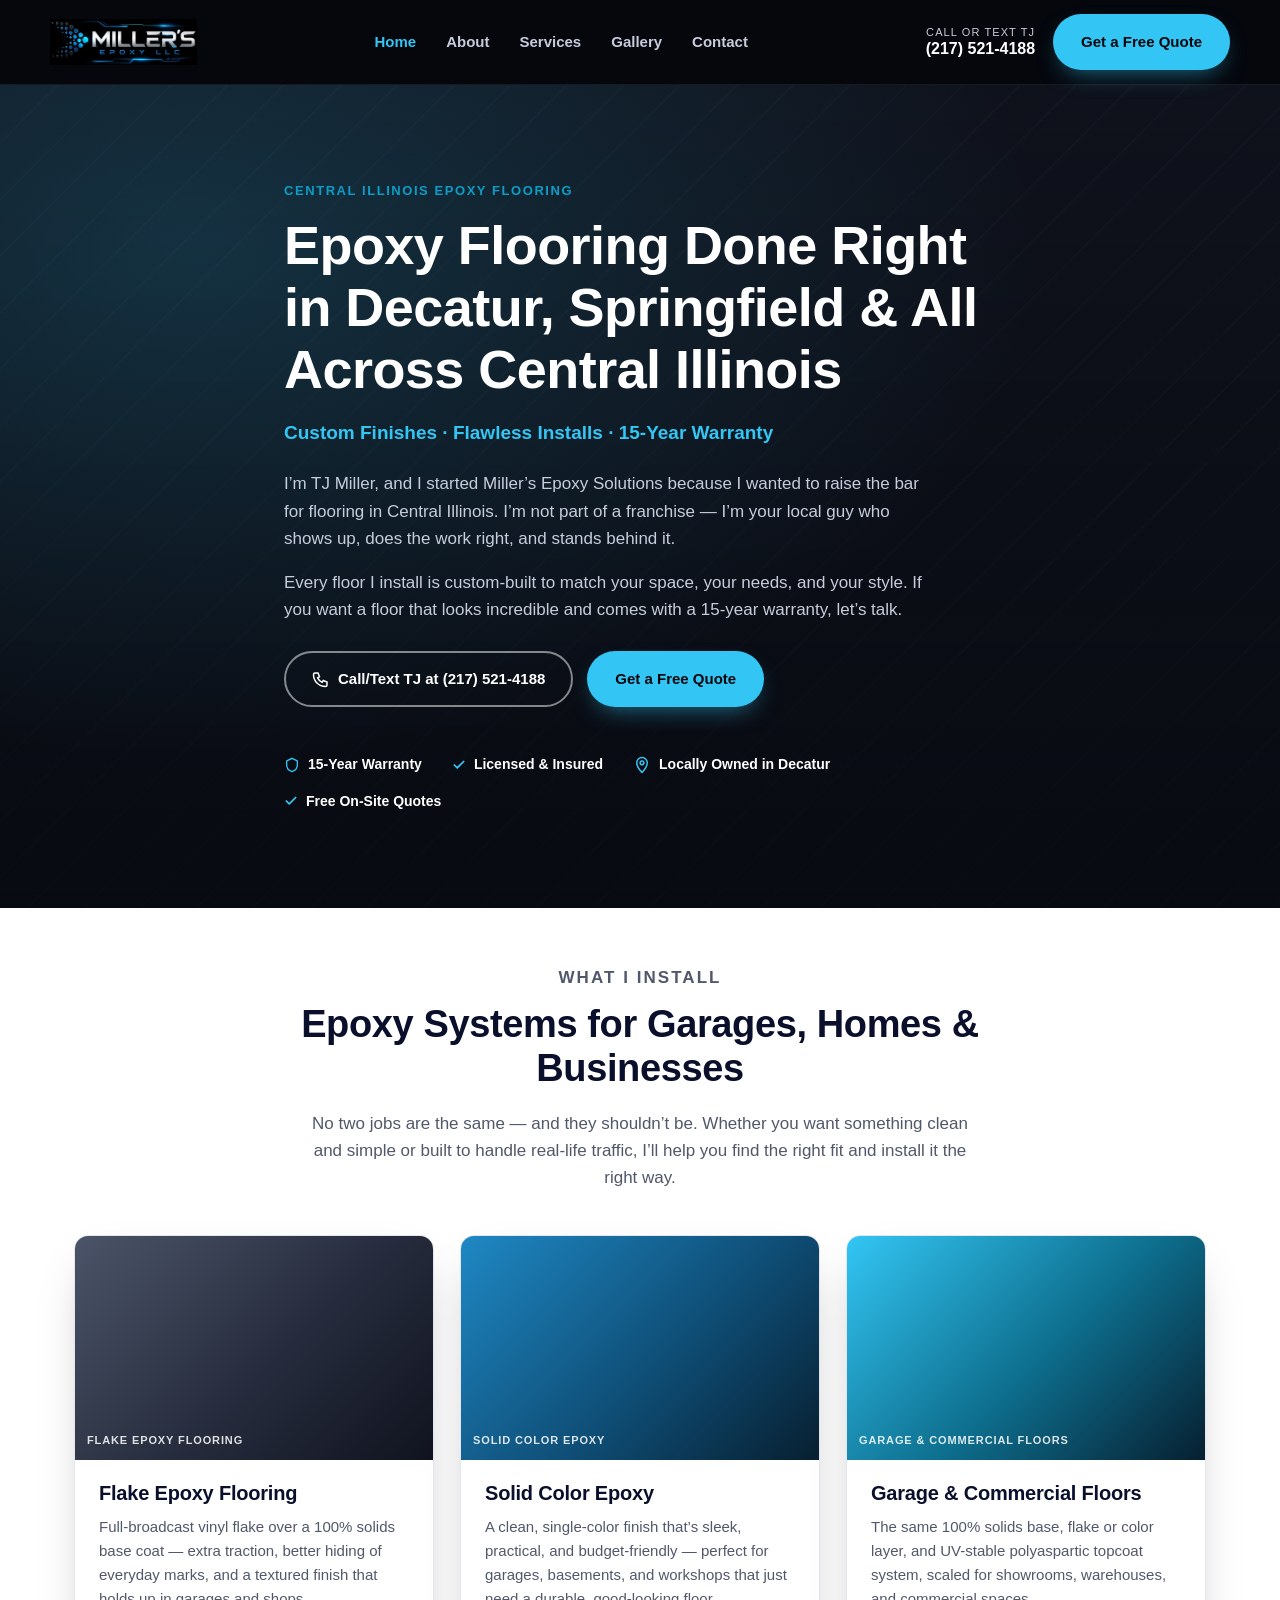
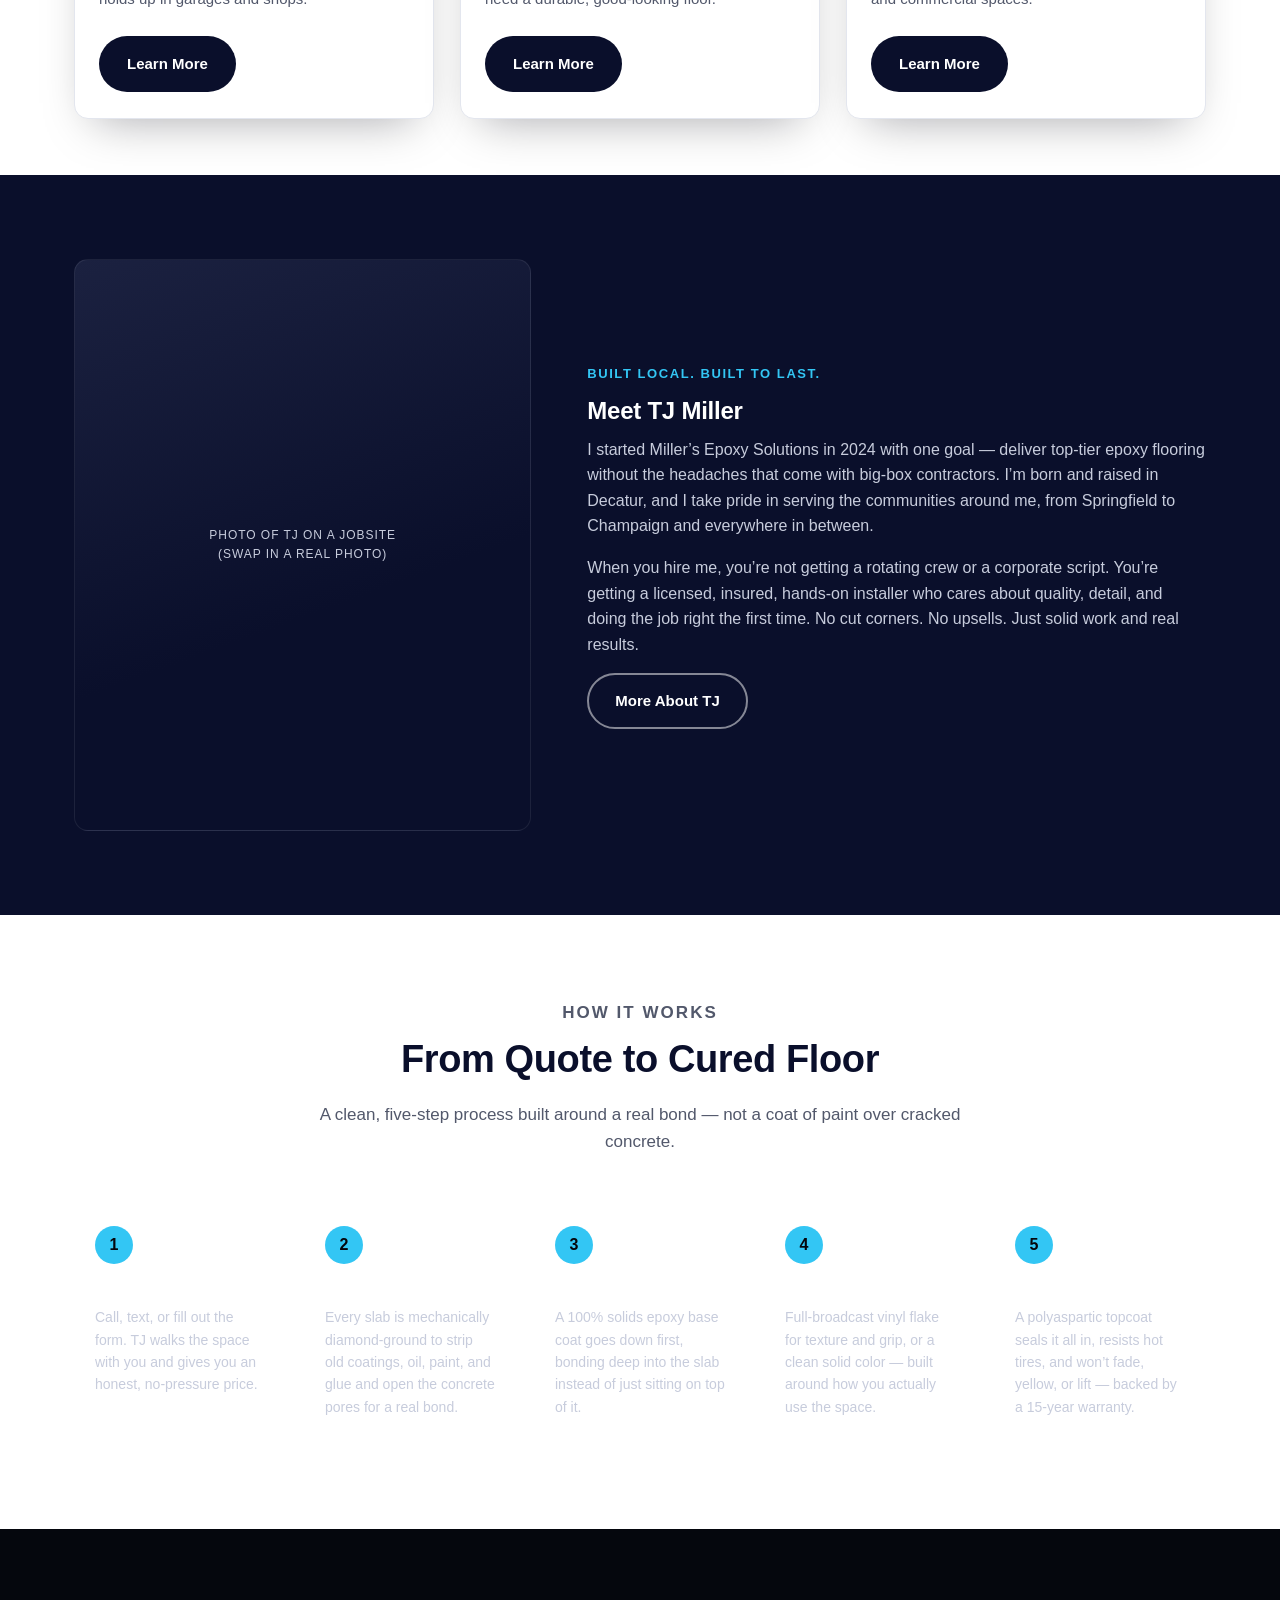
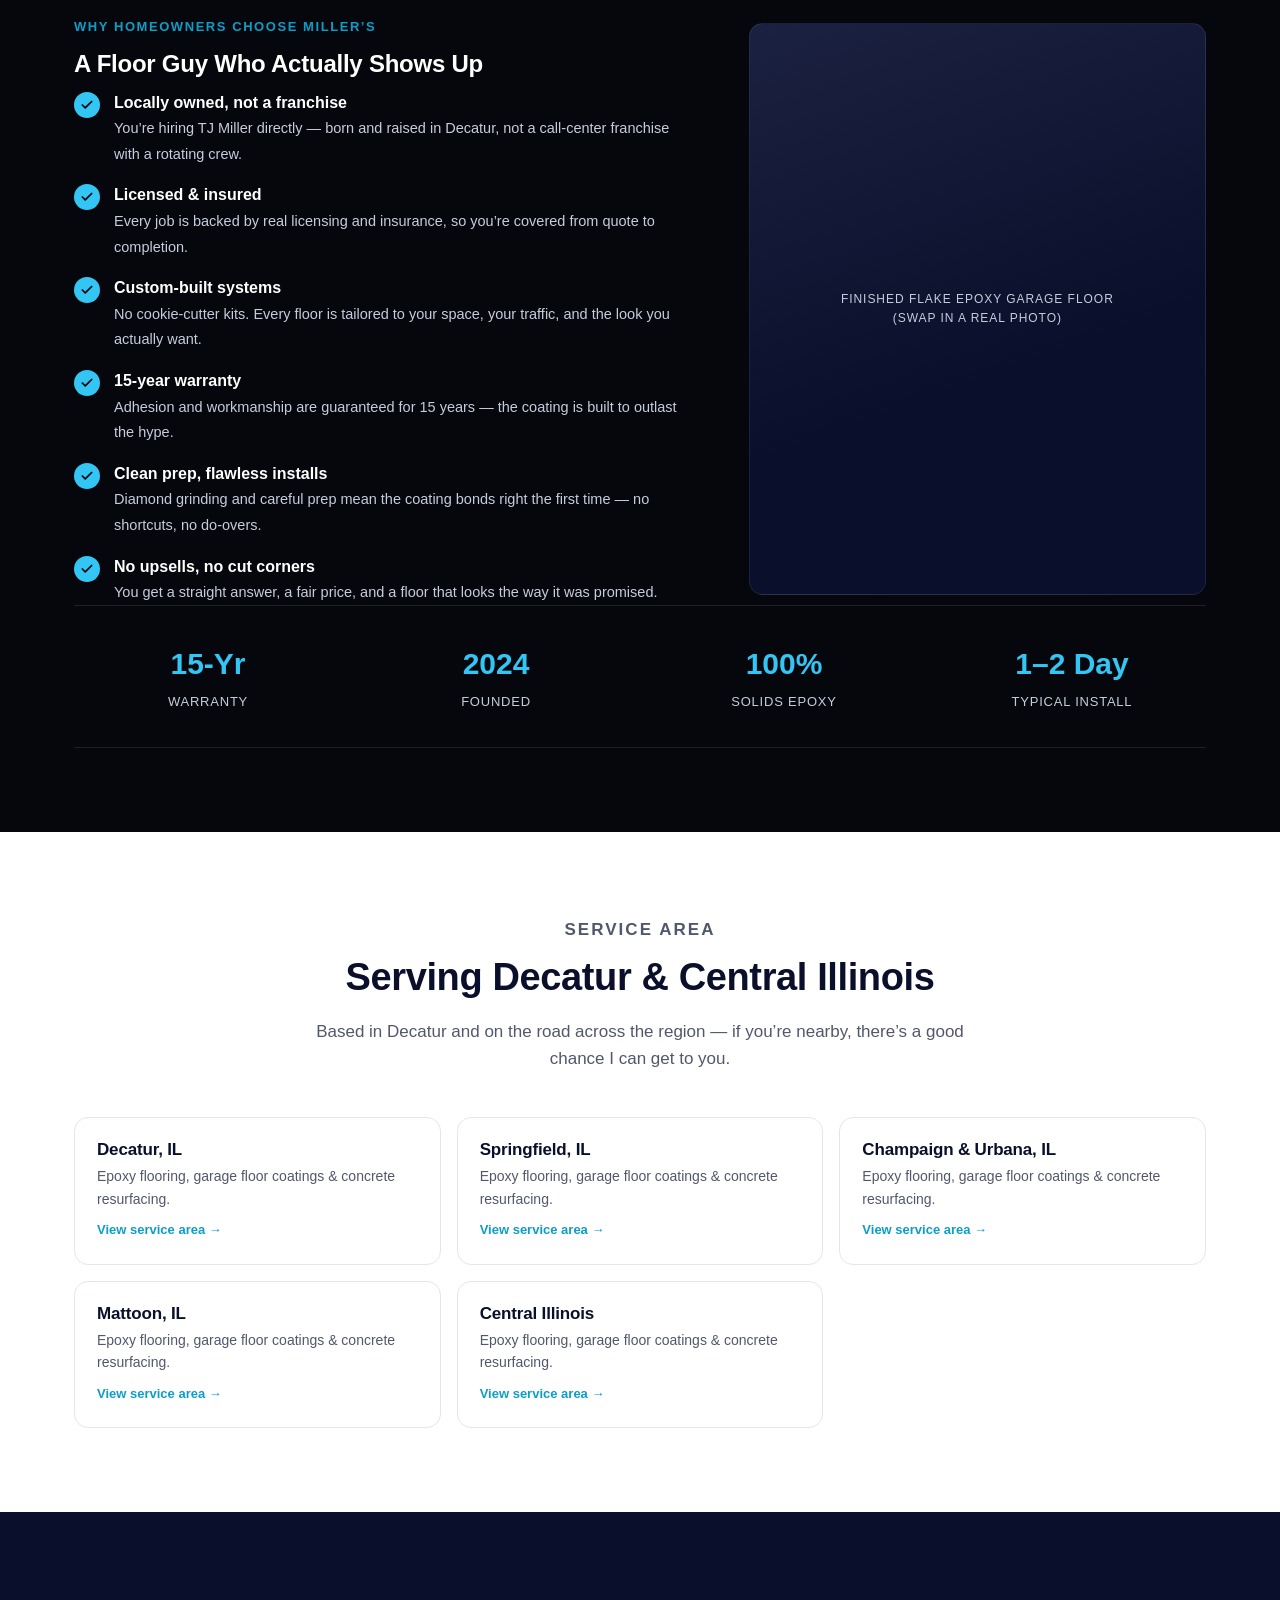
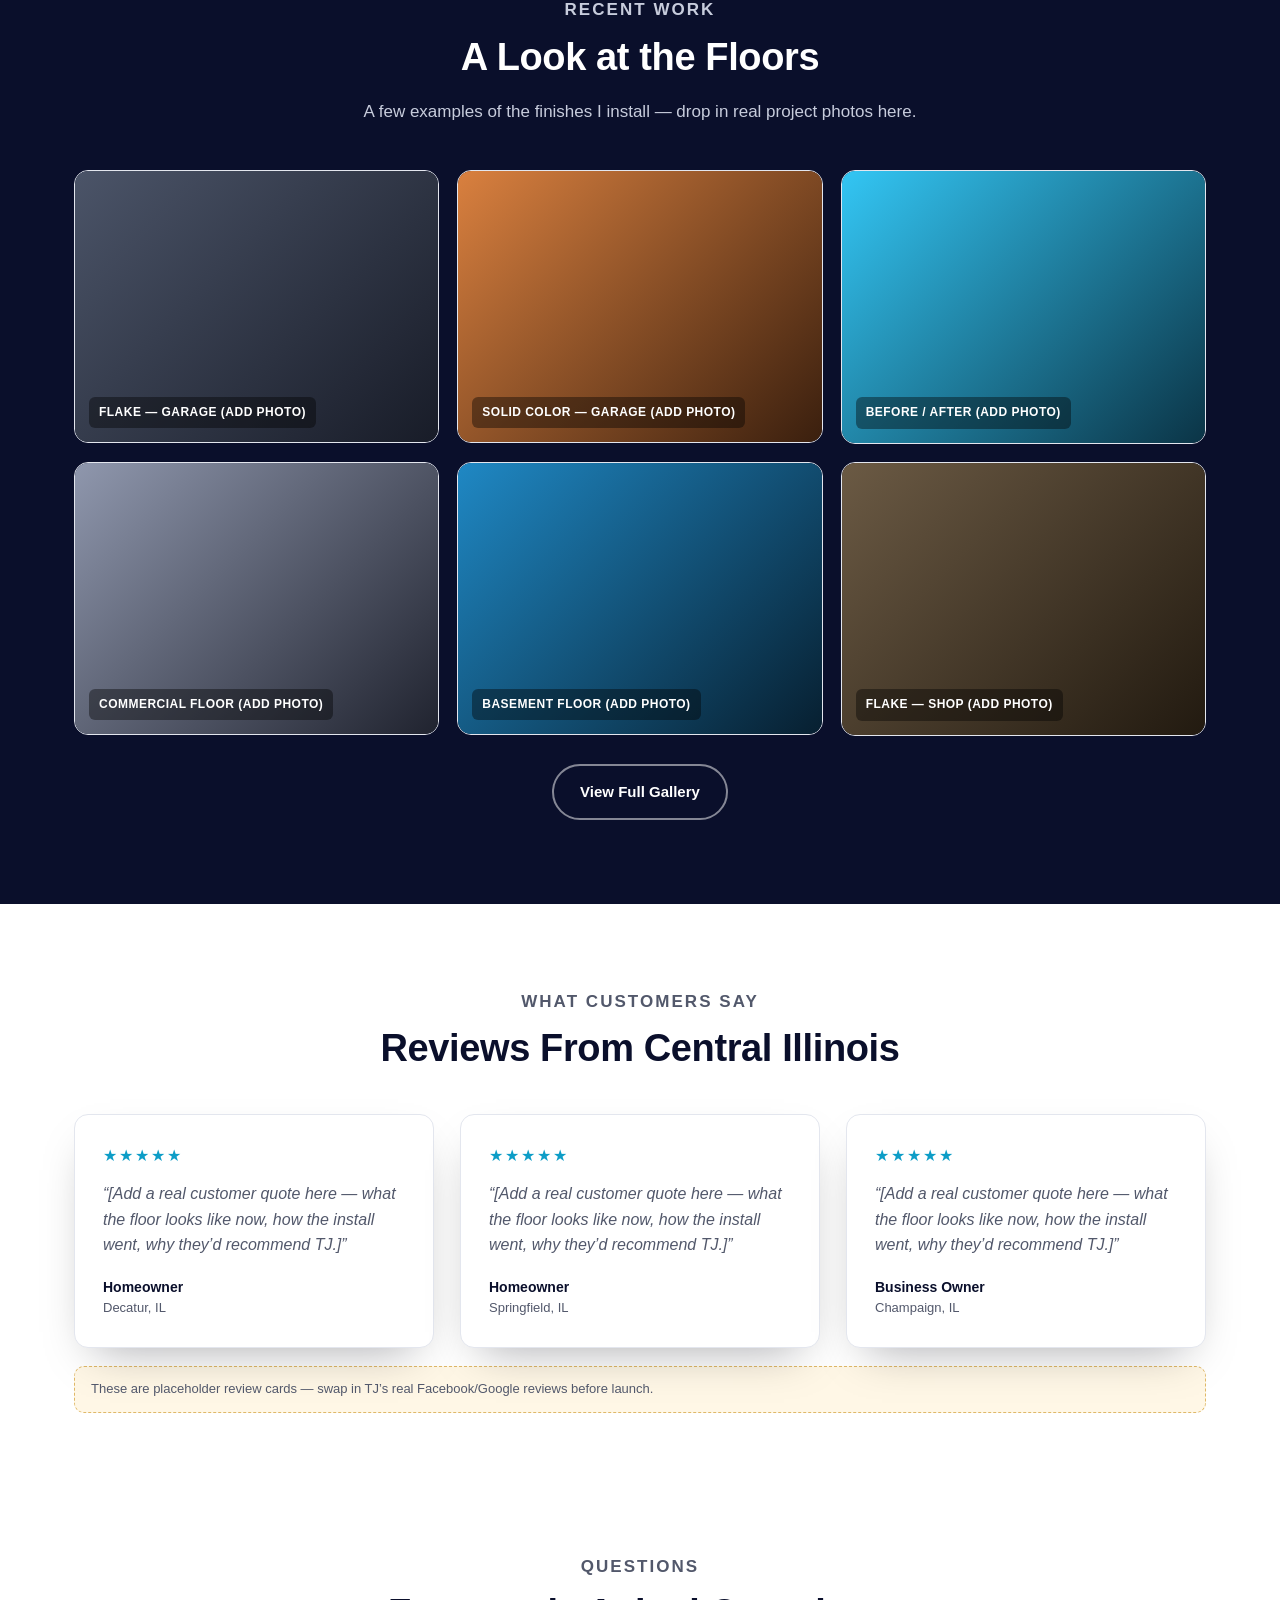
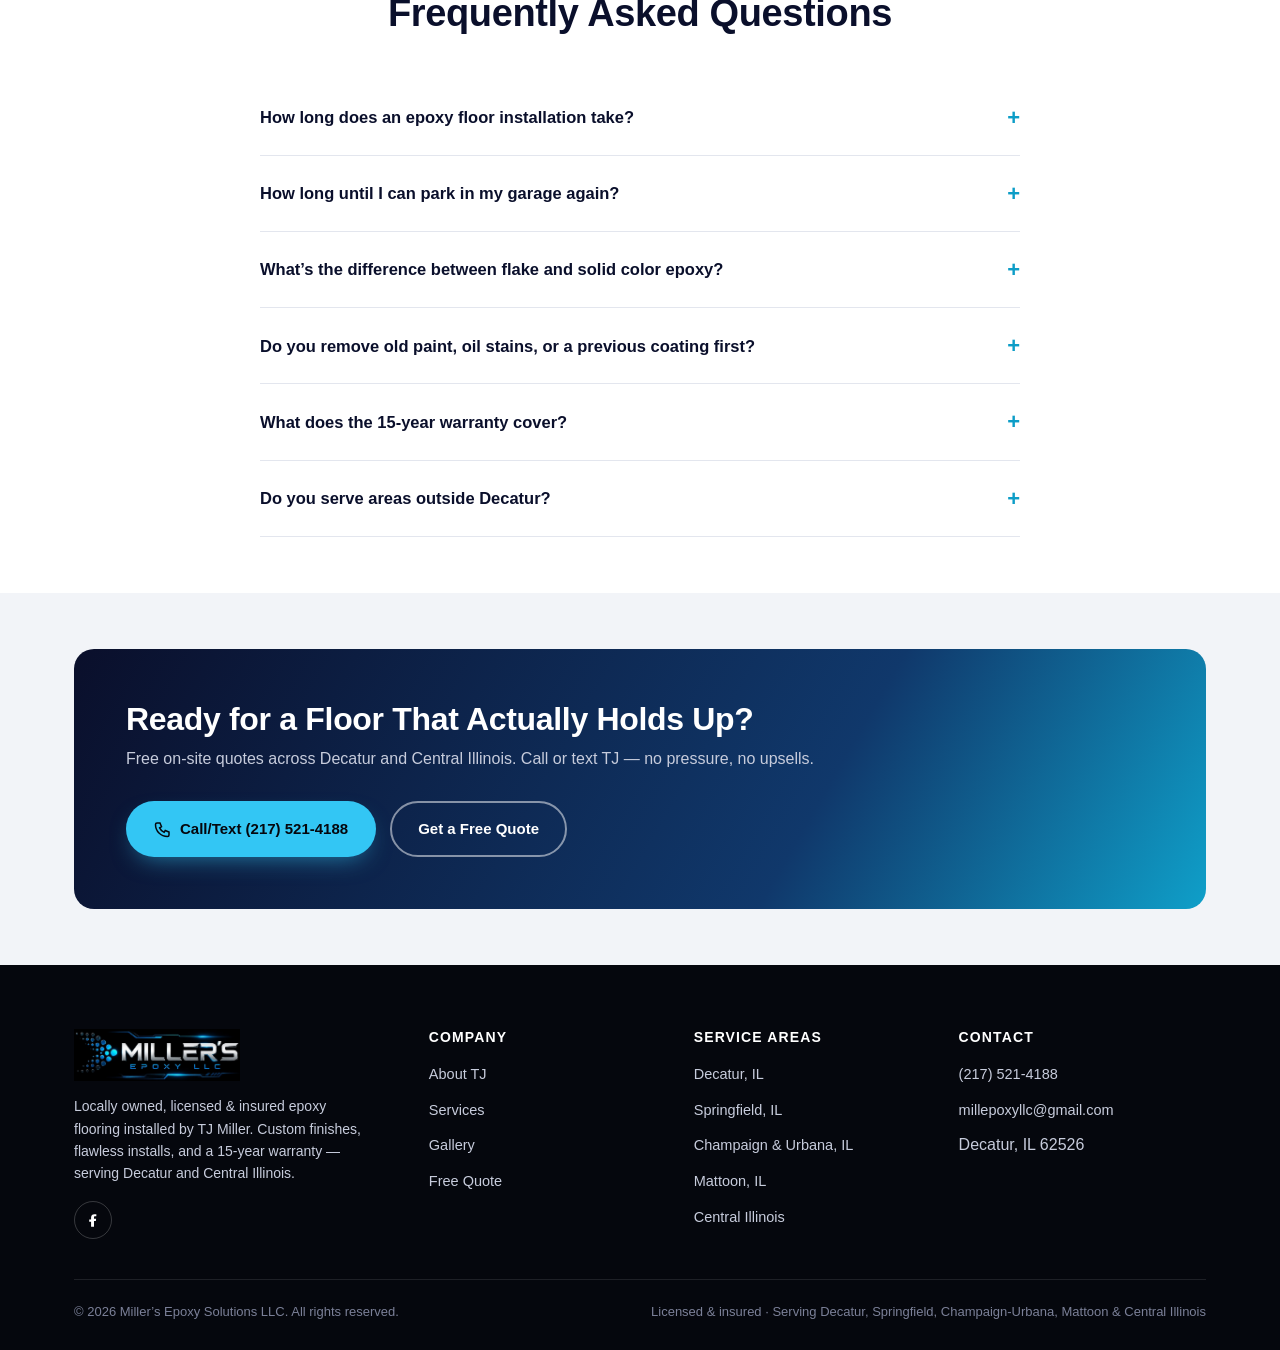
<file: index.html>
<!doctype html>
<html lang="en">
<head>
<meta charset="UTF-8">
<meta name="viewport" content="width=device-width, initial-scale=1.0">
<title>Epoxy Flooring in Decatur &amp; Central Illinois | Miller&rsquo;s Epoxy Solutions LLC</title>
<meta name="description" content="Locally owned epoxy flooring by TJ Miller. Flake and solid color epoxy, garage floor coatings, and commercial flooring across Decatur, Springfield, Champaign-Urbana, Mattoon and Central Illinois. 15-year warranty, free quotes.">
<link rel="canonical" href="https://millersepoxysolutions.com/">
<meta property="og:title" content="Epoxy Flooring in Decatur &amp; Central Illinois | Miller&rsquo;s Epoxy Solutions LLC">
<meta property="og:description" content="Locally owned epoxy flooring by TJ Miller. Flake and solid color epoxy, garage floor coatings, and commercial flooring across Decatur, Springfield, Champaign-Urbana, Mattoon and Central Illinois. 15-year warranty, free quotes.">
<meta property="og:type" content="website">
<meta property="og:url" content="https://millersepoxysolutions.com/">
<link rel="icon" type="image/jpeg" href="assets/images/logo.jpg">
<link rel="stylesheet" href="assets/css/styles.css">
</head>
<body>
  <header class="site-header">
    <div class="container header-inner">
      <a href="index.html" class="brand">
        <img class="brand-mark" src="assets/images/logo-wordmark.jpg" alt="Miller&rsquo;s Epoxy LLC" width="283" height="89" loading="lazy">
      </a>
      <nav class="main-nav" id="main-nav">
      <a href="index.html" class="active">Home</a>
      <a href="about.html">About</a>
      <a href="services.html">Services</a>
      <a href="gallery.html">Gallery</a>
      <a href="contact.html">Contact</a>
      </nav>
      <div class="header-actions">
        <a class="header-phone" href="tel:+12175214188">
          <small>Call or Text TJ</small>
          <strong>(217) 521-4188</strong>
        </a>
        <a href="contact.html" class="btn btn-primary">Get a Free Quote</a>
        <button class="nav-toggle" id="nav-toggle" aria-label="Toggle navigation" aria-expanded="false">
          <svg width="20" height="20" viewBox="0 0 24 24" fill="none"><path d="M3 6h18M3 12h18M3 18h18" stroke="currentColor" stroke-width="2" stroke-linecap="round"/></svg>
        </button>
      </div>
    </div>
  </header>

  <section class="hero">
    <div class="container hero-inner">
      <p class="eyebrow">Central Illinois Epoxy Flooring</p>
      <h1>Epoxy Flooring Done Right in Decatur, Springfield &amp; All Across Central Illinois</h1>
      <p class="lede">Custom Finishes &middot; Flawless Installs &middot; 15-Year Warranty</p>
      <p class="body-copy">I&rsquo;m TJ Miller, and I started Miller&rsquo;s Epoxy Solutions because I wanted to raise the bar for flooring in Central Illinois. I&rsquo;m not part of a franchise &mdash; I&rsquo;m your local guy who shows up, does the work right, and stands behind it.</p>
      <p class="body-copy">Every floor I install is custom-built to match your space, your needs, and your style. If you want a floor that looks incredible and comes with a 15-year warranty, let&rsquo;s talk.</p>
      <div class="hero-ctas">
        <a href="tel:+12175214188" class="btn btn-outline"><svg width="18" height="18" viewBox="0 0 24 24" fill="none"><path d="M4 4h4l2 5-2.5 1.5a12 12 0 006 6L15 14l5 2v4c0 1-1 2-2 2C9 22 2 15 2 6c0-1 1-2 2-2z" stroke="currentColor" stroke-width="2"/></svg> Call/Text TJ at (217) 521-4188</a>
        <a href="contact.html" class="btn btn-primary">Get a Free Quote</a>
      </div>
    <ul class="hero-trust">
      <li><svg width="16" height="16" viewBox="0 0 24 24" fill="none"><path d="M12 2l8 4v6c0 5-3.5 8.5-8 10-4.5-1.5-8-5-8-10V6l8-4z" stroke="currentColor" stroke-width="2"/></svg> 15-Year Warranty</li>
      <li><svg width="14" height="14" viewBox="0 0 24 24" fill="none"><path d="M20 6L9 17l-5-5" stroke="currentColor" stroke-width="3" stroke-linecap="round" stroke-linejoin="round"/></svg> Licensed &amp; Insured</li>
      <li><svg width="18" height="18" viewBox="0 0 24 24" fill="none"><path d="M12 22s7-7.4 7-13a7 7 0 10-14 0c0 5.6 7 13 7 13z" stroke="currentColor" stroke-width="2"/><circle cx="12" cy="9" r="2.5" stroke="currentColor" stroke-width="2"/></svg> Locally Owned in Decatur</li>
      <li><svg width="14" height="14" viewBox="0 0 24 24" fill="none"><path d="M20 6L9 17l-5-5" stroke="currentColor" stroke-width="3" stroke-linecap="round" stroke-linejoin="round"/></svg> Free On-Site Quotes</li>
    </ul>
    </div>
  </section>

  <section class="on-surface tight">
    <div class="container">
      <div class="section-head center">
        <p class="eyebrow">What I Install</p>
        <h2>Epoxy Systems for Garages, Homes &amp; Businesses</h2>
        <p>No two jobs are the same &mdash; and they shouldn&rsquo;t be. Whether you want something clean and simple or built to handle real-life traffic, I&rsquo;ll help you find the right fit and install it the right way.</p>
      </div>
      <div class="grid-3">
      <div class="card">
        <div class="thumb flake" data-label="Flake Epoxy Flooring"></div>
        <div class="body">
          <h3>Flake Epoxy Flooring</h3>
          <p>Full-broadcast vinyl flake over a 100% solids base coat &mdash; extra traction, better hiding of everyday marks, and a textured finish that holds up in garages and shops.</p>
          <a href="services.html#flake-epoxy" class="btn btn-dark">Learn More</a>
        </div>
      </div>
      <div class="card">
        <div class="thumb solid-blue" data-label="Solid Color Epoxy"></div>
        <div class="body">
          <h3>Solid Color Epoxy</h3>
          <p>A clean, single-color finish that&rsquo;s sleek, practical, and budget-friendly &mdash; perfect for garages, basements, and workshops that just need a durable, good-looking floor.</p>
          <a href="services.html#solid-color-epoxy" class="btn btn-dark">Learn More</a>
        </div>
      </div>
      <div class="card">
        <div class="thumb commercial" data-label="Garage &amp; Commercial Floors"></div>
        <div class="body">
          <h3>Garage &amp; Commercial Floors</h3>
          <p>The same 100% solids base, flake or color layer, and UV-stable polyaspartic topcoat system, scaled for showrooms, warehouses, and commercial spaces.</p>
          <a href="services.html#garage-commercial" class="btn btn-dark">Learn More</a>
        </div>
      </div>
      </div>
    </div>
  </section>

  <section class="on-dark">
    <div class="container split">
      <div class="media"><div class="placeholder-tag">Photo of TJ on a jobsite<br>(swap in a real photo)</div></div>
      <div>
        <p class="eyebrow">Built Local. Built to Last.</p>
        <h2>Meet TJ Miller</h2>
        <p class="muted">I started Miller&rsquo;s Epoxy Solutions in 2024 with one goal &mdash; deliver top-tier epoxy flooring without the headaches that come with big-box contractors. I&rsquo;m born and raised in Decatur, and I take pride in serving the communities around me, from Springfield to Champaign and everywhere in between.</p>
        <p class="muted">When you hire me, you&rsquo;re not getting a rotating crew or a corporate script. You&rsquo;re getting a licensed, insured, hands-on installer who cares about quality, detail, and doing the job right the first time. No cut corners. No upsells. Just solid work and real results.</p>
        <a href="about.html" class="btn btn-outline">More About TJ</a>
      </div>
    </div>
  </section>

  <section class="on-surface">
    <div class="container">
      <div class="section-head center">
        <p class="eyebrow">How It Works</p>
        <h2>From Quote to Cured Floor</h2>
        <p>A clean, five-step process built around a real bond &mdash; not a coat of paint over cracked concrete.</p>
      </div>
      <div class="process">
      <div class="process-step">
        <div class="num">1</div>
        <h3>Free Quote</h3>
        <p>Call, text, or fill out the form. TJ walks the space with you and gives you an honest, no-pressure price.</p>
      </div>
      <div class="process-step">
        <div class="num">2</div>
        <h3>Grind &amp; Prep</h3>
        <p>Every slab is mechanically diamond-ground to strip old coatings, oil, paint, and glue and open the concrete pores for a real bond.</p>
      </div>
      <div class="process-step">
        <div class="num">3</div>
        <h3>Epoxy Base Coat</h3>
        <p>A 100% solids epoxy base coat goes down first, bonding deep into the slab instead of just sitting on top of it.</p>
      </div>
      <div class="process-step">
        <div class="num">4</div>
        <h3>Flake or Color Layer</h3>
        <p>Full-broadcast vinyl flake for texture and grip, or a clean solid color &mdash; built around how you actually use the space.</p>
      </div>
      <div class="process-step">
        <div class="num">5</div>
        <h3>UV-Stable Topcoat</h3>
        <p>A polyaspartic topcoat seals it all in, resists hot tires, and won&rsquo;t fade, yellow, or lift &mdash; backed by a 15-year warranty.</p>
      </div>
      </div>
    </div>
  </section>

  <section class="on-black">
    <div class="container">
      <div class="split split-reverse">
        <div>
          <p class="eyebrow">Why Homeowners Choose Miller&rsquo;s</p>
          <h2>A Floor Guy Who Actually Shows Up</h2>
          <ul class="check-list">
      <li>
        <span class="tick"><svg width="14" height="14" viewBox="0 0 24 24" fill="none"><path d="M20 6L9 17l-5-5" stroke="currentColor" stroke-width="3" stroke-linecap="round" stroke-linejoin="round"/></svg></span>
        <span><strong>Locally owned, not a franchise</strong><span class="desc">You&rsquo;re hiring TJ Miller directly &mdash; born and raised in Decatur, not a call-center franchise with a rotating crew.</span></span>
      </li>
      <li>
        <span class="tick"><svg width="14" height="14" viewBox="0 0 24 24" fill="none"><path d="M20 6L9 17l-5-5" stroke="currentColor" stroke-width="3" stroke-linecap="round" stroke-linejoin="round"/></svg></span>
        <span><strong>Licensed &amp; insured</strong><span class="desc">Every job is backed by real licensing and insurance, so you&rsquo;re covered from quote to completion.</span></span>
      </li>
      <li>
        <span class="tick"><svg width="14" height="14" viewBox="0 0 24 24" fill="none"><path d="M20 6L9 17l-5-5" stroke="currentColor" stroke-width="3" stroke-linecap="round" stroke-linejoin="round"/></svg></span>
        <span><strong>Custom-built systems</strong><span class="desc">No cookie-cutter kits. Every floor is tailored to your space, your traffic, and the look you actually want.</span></span>
      </li>
      <li>
        <span class="tick"><svg width="14" height="14" viewBox="0 0 24 24" fill="none"><path d="M20 6L9 17l-5-5" stroke="currentColor" stroke-width="3" stroke-linecap="round" stroke-linejoin="round"/></svg></span>
        <span><strong>15-year warranty</strong><span class="desc">Adhesion and workmanship are guaranteed for 15 years &mdash; the coating is built to outlast the hype.</span></span>
      </li>
      <li>
        <span class="tick"><svg width="14" height="14" viewBox="0 0 24 24" fill="none"><path d="M20 6L9 17l-5-5" stroke="currentColor" stroke-width="3" stroke-linecap="round" stroke-linejoin="round"/></svg></span>
        <span><strong>Clean prep, flawless installs</strong><span class="desc">Diamond grinding and careful prep mean the coating bonds right the first time &mdash; no shortcuts, no do-overs.</span></span>
      </li>
      <li>
        <span class="tick"><svg width="14" height="14" viewBox="0 0 24 24" fill="none"><path d="M20 6L9 17l-5-5" stroke="currentColor" stroke-width="3" stroke-linecap="round" stroke-linejoin="round"/></svg></span>
        <span><strong>No upsells, no cut corners</strong><span class="desc">You get a straight answer, a fair price, and a floor that looks the way it was promised.</span></span>
      </li>
          </ul>
        </div>
        <div class="media"><div class="placeholder-tag">Finished flake epoxy garage floor<br>(swap in a real photo)</div></div>
      </div>
    <div class="stat-bar">
      <div class="stat"><strong>15-Yr</strong><span>Warranty</span></div>
      <div class="stat"><strong>2024</strong><span>Founded</span></div>
      <div class="stat"><strong>100%</strong><span>Solids Epoxy</span></div>
      <div class="stat"><strong>1&ndash;2 Day</strong><span>Typical Install</span></div>
    </div>
    </div>
  </section>

  <section class="on-surface">
    <div class="container">
      <div class="section-head center">
        <p class="eyebrow">Service Area</p>
        <h2>Serving Decatur &amp; Central Illinois</h2>
        <p>Based in Decatur and on the road across the region &mdash; if you&rsquo;re nearby, there&rsquo;s a good chance I can get to you.</p>
      </div>
      <div class="area-grid">
      <a class="area-card" href="decatur-epoxy-flooring.html">
        <h3>Decatur, IL</h3>
        <p>Epoxy flooring, garage floor coatings &amp; concrete resurfacing.</p>
        <span class="go">View service area &rarr;</span>
      </a>
      <a class="area-card" href="springfield-il-epoxy-flooring.html">
        <h3>Springfield, IL</h3>
        <p>Epoxy flooring, garage floor coatings &amp; concrete resurfacing.</p>
        <span class="go">View service area &rarr;</span>
      </a>
      <a class="area-card" href="champaign-urbana-epoxy-flooring.html">
        <h3>Champaign & Urbana, IL</h3>
        <p>Epoxy flooring, garage floor coatings &amp; concrete resurfacing.</p>
        <span class="go">View service area &rarr;</span>
      </a>
      <a class="area-card" href="mattoon-illinois-epoxy-flooring.html">
        <h3>Mattoon, IL</h3>
        <p>Epoxy flooring, garage floor coatings &amp; concrete resurfacing.</p>
        <span class="go">View service area &rarr;</span>
      </a>
      <a class="area-card" href="central-illinois-epoxy-flooring.html">
        <h3>Central Illinois</h3>
        <p>Epoxy flooring, garage floor coatings &amp; concrete resurfacing.</p>
        <span class="go">View service area &rarr;</span>
      </a>
      </div>
    </div>
  </section>

  <section class="on-dark">
    <div class="container">
      <div class="section-head center">
        <p class="eyebrow">Recent Work</p>
        <h2>A Look at the Floors</h2>
        <p>A few examples of the finishes I install &mdash; drop in real project photos here.</p>
      </div>
      <div class="gallery-grid">
      <div class="gallery-item">
        <div class="ph g1"><span>Flake &mdash; Garage (add photo)</span></div>
      </div>
      <div class="gallery-item">
        <div class="ph g2"><span>Solid Color &mdash; Garage (add photo)</span></div>
      </div>
      <div class="gallery-item">
        <div class="ph g3"><span>Before / After (add photo)</span></div>
      </div>
      <div class="gallery-item">
        <div class="ph g4"><span>Commercial Floor (add photo)</span></div>
      </div>
      <div class="gallery-item">
        <div class="ph g5"><span>Basement Floor (add photo)</span></div>
      </div>
      <div class="gallery-item">
        <div class="ph g6"><span>Flake &mdash; Shop (add photo)</span></div>
      </div>
      </div>
      <div style="text-align:center;margin-top:28px;"><a href="gallery.html" class="btn btn-outline">View Full Gallery</a></div>
    </div>
  </section>

  <section class="on-surface">
    <div class="container">
      <div class="section-head center">
        <p class="eyebrow">What Customers Say</p>
        <h2>Reviews From Central Illinois</h2>
      </div>
      <div class="grid-3">
      <div class="testimonial-card">
        <div class="stars">&#9733;&#9733;&#9733;&#9733;&#9733;</div>
        <p class="quote">&ldquo;[Add a real customer quote here &mdash; what the floor looks like now, how the install went, why they&rsquo;d recommend TJ.]&rdquo;</p>
        <div class="who">Homeowner <span>Decatur, IL</span></div>
      </div>
      <div class="testimonial-card">
        <div class="stars">&#9733;&#9733;&#9733;&#9733;&#9733;</div>
        <p class="quote">&ldquo;[Add a real customer quote here &mdash; what the floor looks like now, how the install went, why they&rsquo;d recommend TJ.]&rdquo;</p>
        <div class="who">Homeowner <span>Springfield, IL</span></div>
      </div>
      <div class="testimonial-card">
        <div class="stars">&#9733;&#9733;&#9733;&#9733;&#9733;</div>
        <p class="quote">&ldquo;[Add a real customer quote here &mdash; what the floor looks like now, how the install went, why they&rsquo;d recommend TJ.]&rdquo;</p>
        <div class="who">Business Owner <span>Champaign, IL</span></div>
      </div>
      </div>
      <div class="placeholder-note">These are placeholder review cards &mdash; swap in TJ&rsquo;s real Facebook/Google reviews before launch.</div>
    </div>
  </section>

  <section class="on-surface tight">
    <div class="container">
      <div class="section-head center">
        <p class="eyebrow">Questions</p>
        <h2>Frequently Asked Questions</h2>
      </div>
      <div style="max-width:760px;margin:0 auto;">
    <details class="faq-item">
      <summary>How long does an epoxy floor installation take?</summary>
      <p>Most residential garages are done in 1&ndash;2 days from grinding to final topcoat. Larger commercial spaces take longer depending on square footage &mdash; TJ will give you a firm timeline with your quote.</p>
    </details>
    <details class="faq-item">
      <summary>How long until I can park in my garage again?</summary>
      <p>You can typically walk on the floor within 24 hours and drive on it within a few days. TJ will give you exact cure times for your specific system when he quotes the job.</p>
    </details>
    <details class="faq-item">
      <summary>What&rsquo;s the difference between flake and solid color epoxy?</summary>
      <p>Solid color epoxy is a clean, single-color finish that&rsquo;s simple and budget-friendly. Flake epoxy broadcasts vinyl flake into the base coat for texture, extra grip, and better hiding of everyday dirt and tire marks.</p>
    </details>
    <details class="faq-item">
      <summary>Do you remove old paint, oil stains, or a previous coating first?</summary>
      <p>Yes. Every slab is mechanically diamond-ground before anything goes down, which strips old coatings, oil, paint, and glue and opens the concrete so the new epoxy actually bonds instead of peeling later.</p>
    </details>
    <details class="faq-item">
      <summary>What does the 15-year warranty cover?</summary>
      <p>The warranty covers adhesion and workmanship &mdash; if the coating doesn&rsquo;t bond right or the install fails to hold up as it should, TJ stands behind it.</p>
    </details>
    <details class="faq-item">
      <summary>Do you serve areas outside Decatur?</summary>
      <p>Yes &mdash; Springfield, Champaign, Urbana, Savoy, Mattoon, and surrounding Central Illinois communities. If you&rsquo;re not sure you&rsquo;re in range, just call or text.</p>
    </details>
      </div>
    </div>
  </section>

  <section class="tight">
    <div class="container">
    <div class="cta-banner">
      <div>
        <h2>Ready for a Floor That Actually Holds Up?</h2>
        <p>Free on-site quotes across Decatur and Central Illinois. Call or text TJ &mdash; no pressure, no upsells.</p>
      </div>
      <div class="actions">
        <a href="tel:+12175214188" class="btn btn-primary"><svg width="18" height="18" viewBox="0 0 24 24" fill="none"><path d="M4 4h4l2 5-2.5 1.5a12 12 0 006 6L15 14l5 2v4c0 1-1 2-2 2C9 22 2 15 2 6c0-1 1-2 2-2z" stroke="currentColor" stroke-width="2"/></svg> Call/Text (217) 521-4188</a>
        <a href="contact.html" class="btn btn-outline">Get a Free Quote</a>
      </div>
    </div>
    </div>
  </section>

  <footer class="site-footer">
    <div class="container">
      <div class="footer-grid">
        <div class="footer-brand">
          <a href="index.html" class="brand">
            <img class="brand-mark" src="assets/images/logo-wordmark.jpg" alt="Miller&rsquo;s Epoxy LLC" width="283" height="89" loading="lazy">
          </a>
          <p>Locally owned, licensed &amp; insured epoxy flooring installed by TJ Miller. Custom finishes, flawless installs, and a 15-year warranty &mdash; serving Decatur and Central Illinois.</p>
          <div class="social-row">
            <a href="https://www.facebook.com/p/Millers-Epoxy-Solutions-LLC-61568597266206/" target="_blank" rel="noopener" aria-label="Miller's Epoxy Solutions on Facebook"><svg width="16" height="16" viewBox="0 0 24 24" fill="currentColor"><path d="M13.5 22v-8.4h2.8l.4-3.3h-3.2V8.1c0-.95.27-1.6 1.63-1.6H17V3.5C16.6 3.44 15.4 3.3 14 3.3c-2.9 0-4.9 1.77-4.9 5v2.9H6.3v3.3h2.8V22h4.4z"/></svg></a>
          </div>
        </div>
        <div class="footer-col">
          <h4>Company</h4>
          <ul>
            <li><a href="about.html">About TJ</a></li>
            <li><a href="services.html">Services</a></li>
            <li><a href="gallery.html">Gallery</a></li>
            <li><a href="contact.html">Free Quote</a></li>
          </ul>
        </div>
        <div class="footer-col">
          <h4>Service Areas</h4>
          <ul>
            <li><a href="decatur-epoxy-flooring.html">Decatur, IL</a></li>
        <li><a href="springfield-il-epoxy-flooring.html">Springfield, IL</a></li>
        <li><a href="champaign-urbana-epoxy-flooring.html">Champaign & Urbana, IL</a></li>
        <li><a href="mattoon-illinois-epoxy-flooring.html">Mattoon, IL</a></li>
        <li><a href="central-illinois-epoxy-flooring.html">Central Illinois</a></li>
          </ul>
        </div>
        <div class="footer-col">
          <h4>Contact</h4>
          <ul>
            <li><a href="tel:+12175214188">(217) 521-4188</a></li>
            <li><a href="mailto:millepoxyllc@gmail.com">millepoxyllc@gmail.com</a></li>
            <li><span>Decatur, IL 62526</span></li>
          </ul>
        </div>
      </div>
      <div class="footer-bottom">
        <span>&copy; <span id="year"></span> Miller&rsquo;s Epoxy Solutions LLC. All rights reserved.</span>
        <span>Licensed &amp; insured &middot; Serving Decatur, Springfield, Champaign-Urbana, Mattoon &amp; Central Illinois</span>
      </div>
    </div>
  </footer>

  <div class="mobile-call-bar">
    <a class="btn btn-primary btn-block" href="tel:+12175214188">Call/Text TJ Now</a>
    <a class="btn btn-outline btn-block" style="color:#fff;border-color:rgba(255,255,255,.3)" href="contact.html">Free Quote</a>
  </div>

  <script src="assets/js/main.js"></script>
</body>
</html>
</file>
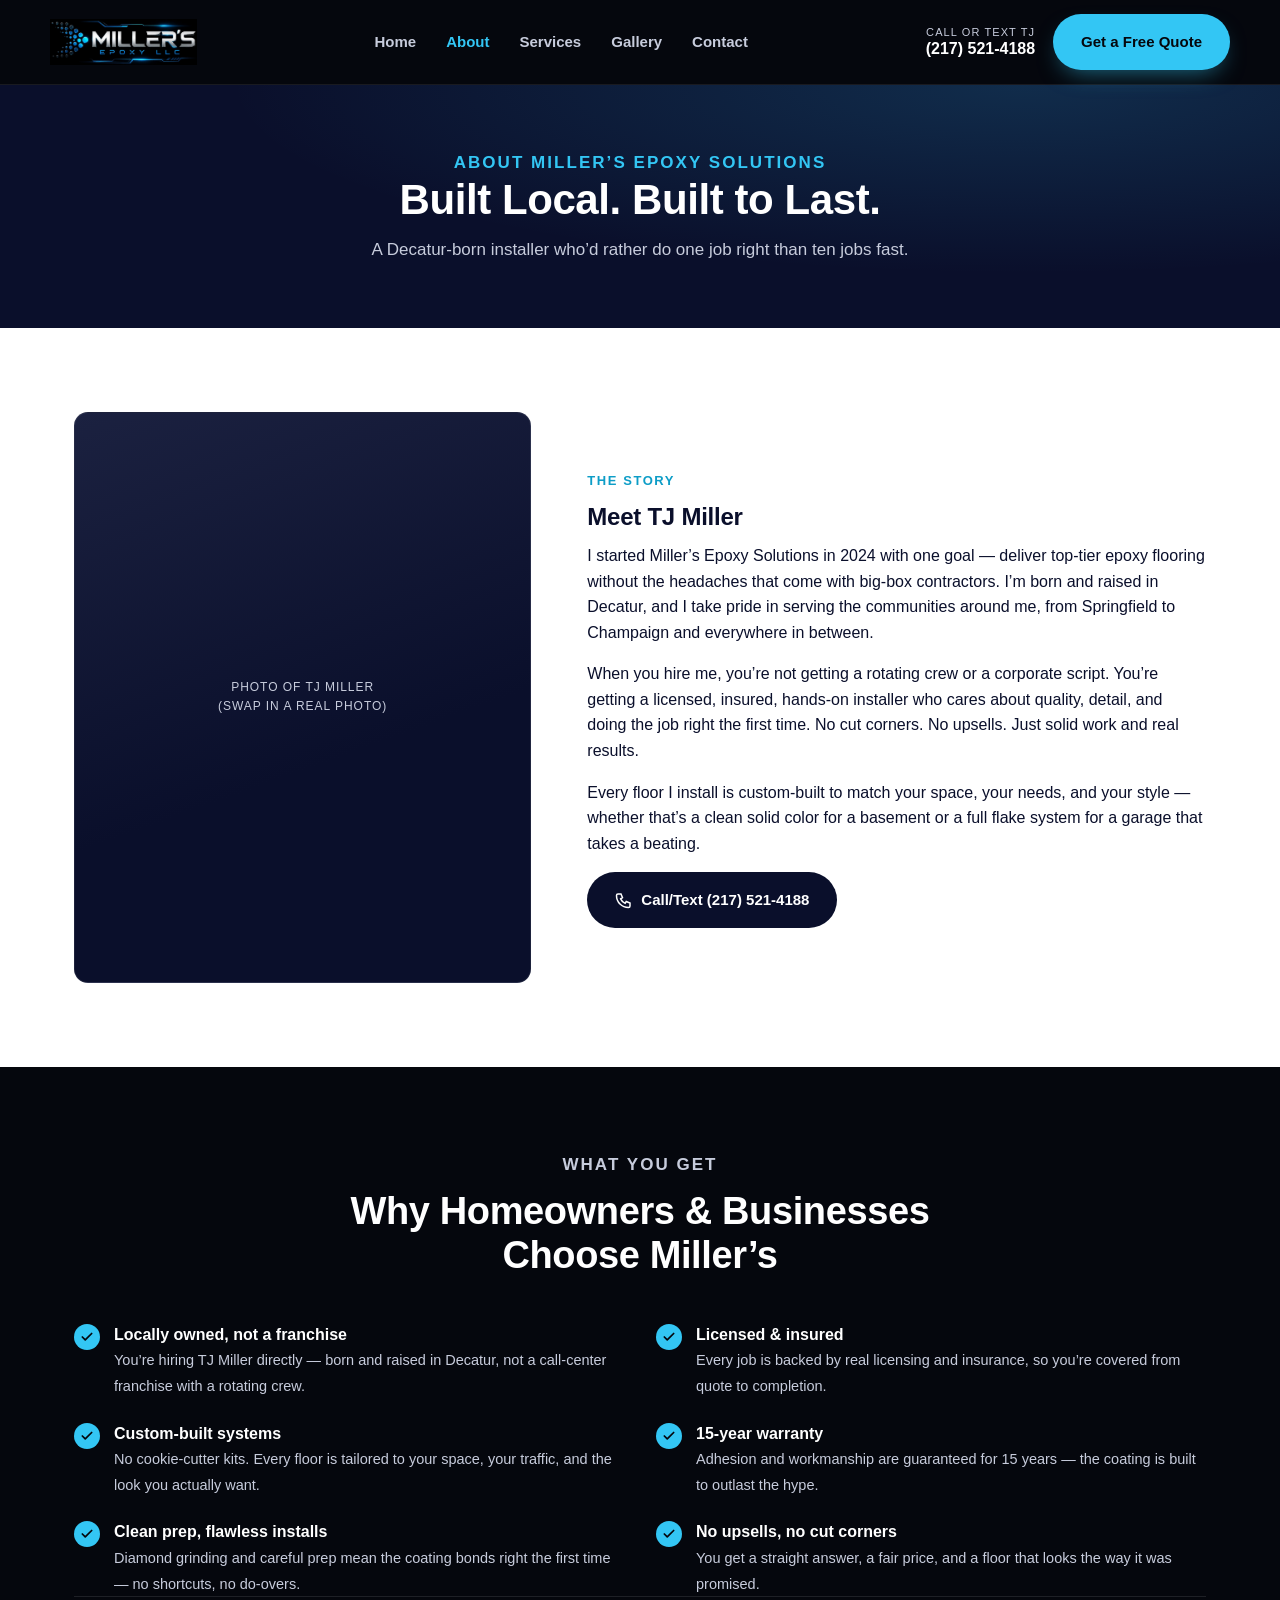
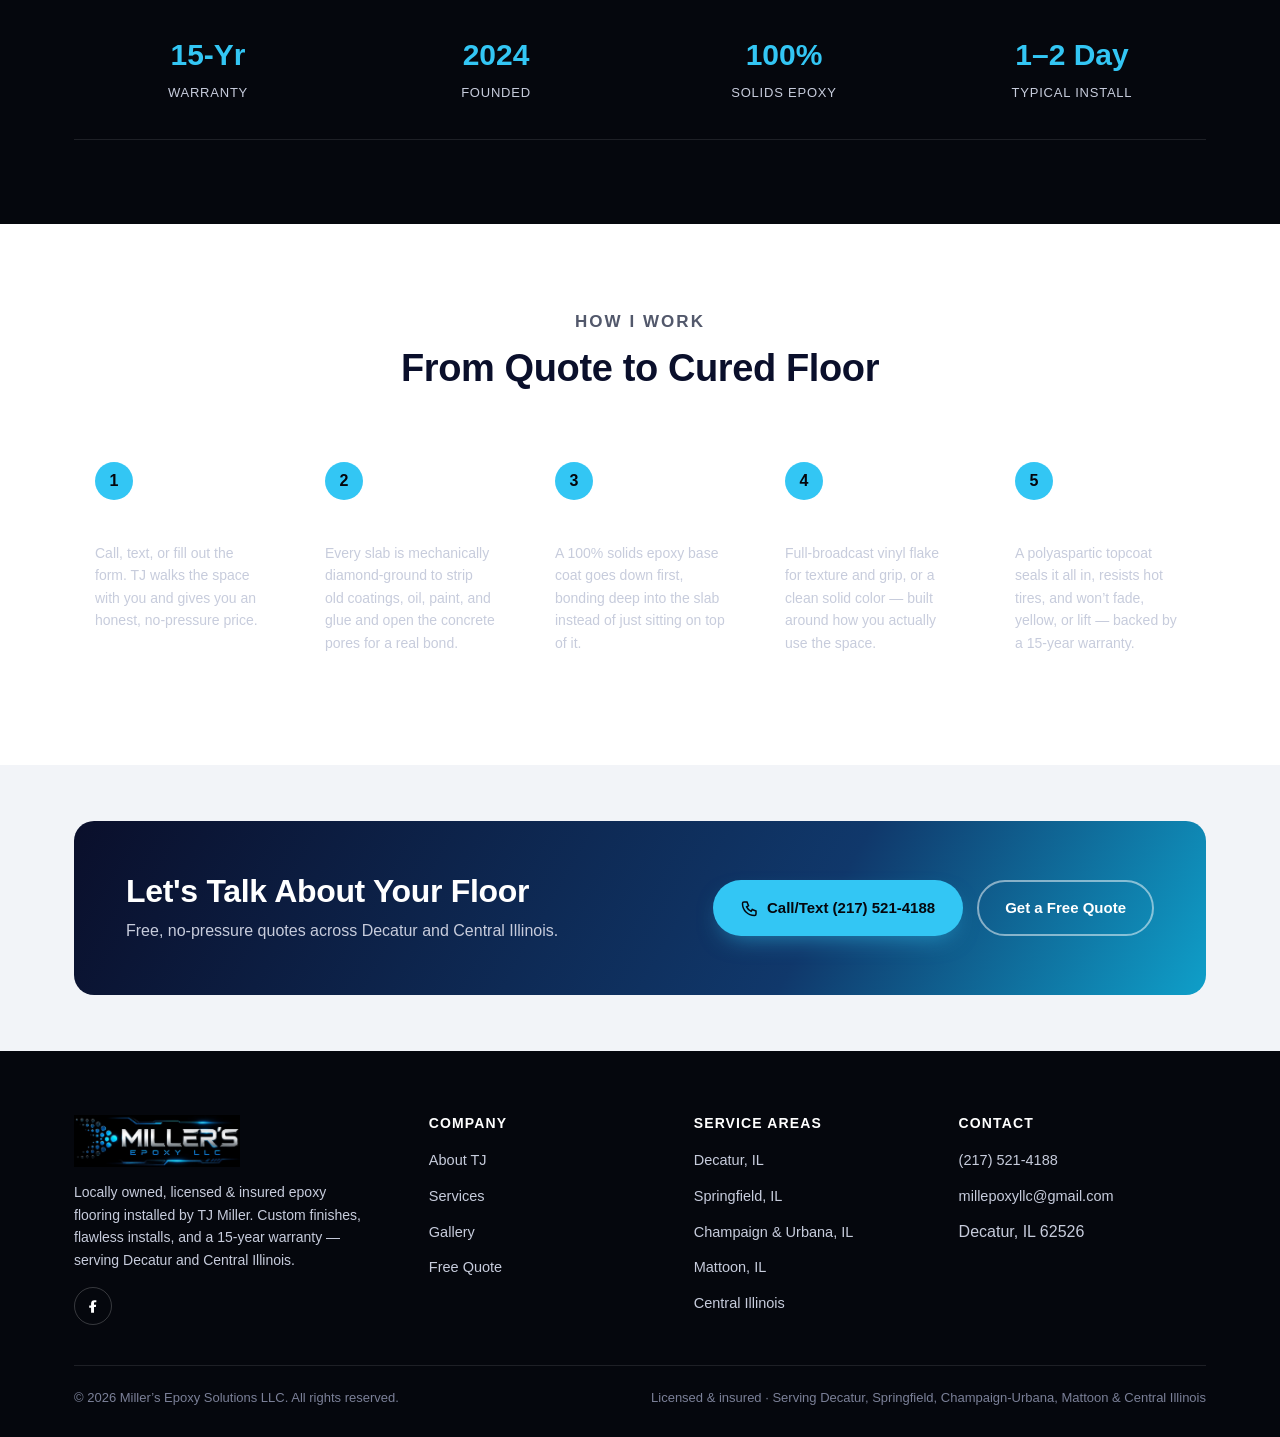
<file: about.html>
<!doctype html>
<html lang="en">
<head>
<meta charset="UTF-8">
<meta name="viewport" content="width=device-width, initial-scale=1.0">
<title>About TJ Miller | Miller&rsquo;s Epoxy Solutions LLC</title>
<meta name="description" content="Meet TJ Miller, the locally owned, licensed and insured installer behind Miller's Epoxy Solutions in Decatur, IL. Founded in 2024, serving Central Illinois with custom epoxy flooring.">
<link rel="canonical" href="https://millersepoxysolutions.com/about.html">
<meta property="og:title" content="About TJ Miller | Miller&rsquo;s Epoxy Solutions LLC">
<meta property="og:description" content="Meet TJ Miller, the locally owned, licensed and insured installer behind Miller's Epoxy Solutions in Decatur, IL. Founded in 2024, serving Central Illinois with custom epoxy flooring.">
<meta property="og:type" content="website">
<meta property="og:url" content="https://millersepoxysolutions.com/about.html">
<link rel="icon" type="image/jpeg" href="assets/images/logo.jpg">
<link rel="stylesheet" href="assets/css/styles.css">
</head>
<body>
  <header class="site-header">
    <div class="container header-inner">
      <a href="index.html" class="brand">
        <img class="brand-mark" src="assets/images/logo-wordmark.jpg" alt="Miller&rsquo;s Epoxy LLC" width="283" height="89" loading="lazy">
      </a>
      <nav class="main-nav" id="main-nav">
      <a href="index.html">Home</a>
      <a href="about.html" class="active">About</a>
      <a href="services.html">Services</a>
      <a href="gallery.html">Gallery</a>
      <a href="contact.html">Contact</a>
      </nav>
      <div class="header-actions">
        <a class="header-phone" href="tel:+12175214188">
          <small>Call or Text TJ</small>
          <strong>(217) 521-4188</strong>
        </a>
        <a href="contact.html" class="btn btn-primary">Get a Free Quote</a>
        <button class="nav-toggle" id="nav-toggle" aria-label="Toggle navigation" aria-expanded="false">
          <svg width="20" height="20" viewBox="0 0 24 24" fill="none"><path d="M3 6h18M3 12h18M3 18h18" stroke="currentColor" stroke-width="2" stroke-linecap="round"/></svg>
        </button>
      </div>
    </div>
  </header>

  <section class="page-hero">
    <div class="container">
      <p class="eyebrow">About Miller&rsquo;s Epoxy Solutions</p>
      <h1>Built Local. Built to Last.</h1>
      <p>A Decatur-born installer who&rsquo;d rather do one job right than ten jobs fast.</p>
    </div>
  </section>

  <section class="on-surface">
    <div class="container split">
      <div class="media"><div class="placeholder-tag">Photo of TJ Miller<br>(swap in a real photo)</div></div>
      <div>
        <p class="eyebrow">The Story</p>
        <h2>Meet TJ Miller</h2>
        <p>I started Miller&rsquo;s Epoxy Solutions in 2024 with one goal &mdash; deliver top-tier epoxy flooring without the headaches that come with big-box contractors. I&rsquo;m born and raised in Decatur, and I take pride in serving the communities around me, from Springfield to Champaign and everywhere in between.</p>
        <p>When you hire me, you&rsquo;re not getting a rotating crew or a corporate script. You&rsquo;re getting a licensed, insured, hands-on installer who cares about quality, detail, and doing the job right the first time. No cut corners. No upsells. Just solid work and real results.</p>
        <p>Every floor I install is custom-built to match your space, your needs, and your style &mdash; whether that&rsquo;s a clean solid color for a basement or a full flake system for a garage that takes a beating.</p>
        <a href="tel:+12175214188" class="btn btn-dark"><svg width="18" height="18" viewBox="0 0 24 24" fill="none"><path d="M4 4h4l2 5-2.5 1.5a12 12 0 006 6L15 14l5 2v4c0 1-1 2-2 2C9 22 2 15 2 6c0-1 1-2 2-2z" stroke="currentColor" stroke-width="2"/></svg> Call/Text (217) 521-4188</a>
      </div>
    </div>
  </section>

  <section class="on-black">
    <div class="container">
      <div class="section-head center">
        <p class="eyebrow">What You Get</p>
        <h2>Why Homeowners &amp; Businesses Choose Miller&rsquo;s</h2>
      </div>
      <ul class="check-list grid-2" style="display:grid;grid-template-columns:repeat(2,1fr);gap:22px 32px;">
      <li>
        <span class="tick"><svg width="14" height="14" viewBox="0 0 24 24" fill="none"><path d="M20 6L9 17l-5-5" stroke="currentColor" stroke-width="3" stroke-linecap="round" stroke-linejoin="round"/></svg></span>
        <span><strong>Locally owned, not a franchise</strong><span class="desc">You&rsquo;re hiring TJ Miller directly &mdash; born and raised in Decatur, not a call-center franchise with a rotating crew.</span></span>
      </li>
      <li>
        <span class="tick"><svg width="14" height="14" viewBox="0 0 24 24" fill="none"><path d="M20 6L9 17l-5-5" stroke="currentColor" stroke-width="3" stroke-linecap="round" stroke-linejoin="round"/></svg></span>
        <span><strong>Licensed &amp; insured</strong><span class="desc">Every job is backed by real licensing and insurance, so you&rsquo;re covered from quote to completion.</span></span>
      </li>
      <li>
        <span class="tick"><svg width="14" height="14" viewBox="0 0 24 24" fill="none"><path d="M20 6L9 17l-5-5" stroke="currentColor" stroke-width="3" stroke-linecap="round" stroke-linejoin="round"/></svg></span>
        <span><strong>Custom-built systems</strong><span class="desc">No cookie-cutter kits. Every floor is tailored to your space, your traffic, and the look you actually want.</span></span>
      </li>
      <li>
        <span class="tick"><svg width="14" height="14" viewBox="0 0 24 24" fill="none"><path d="M20 6L9 17l-5-5" stroke="currentColor" stroke-width="3" stroke-linecap="round" stroke-linejoin="round"/></svg></span>
        <span><strong>15-year warranty</strong><span class="desc">Adhesion and workmanship are guaranteed for 15 years &mdash; the coating is built to outlast the hype.</span></span>
      </li>
      <li>
        <span class="tick"><svg width="14" height="14" viewBox="0 0 24 24" fill="none"><path d="M20 6L9 17l-5-5" stroke="currentColor" stroke-width="3" stroke-linecap="round" stroke-linejoin="round"/></svg></span>
        <span><strong>Clean prep, flawless installs</strong><span class="desc">Diamond grinding and careful prep mean the coating bonds right the first time &mdash; no shortcuts, no do-overs.</span></span>
      </li>
      <li>
        <span class="tick"><svg width="14" height="14" viewBox="0 0 24 24" fill="none"><path d="M20 6L9 17l-5-5" stroke="currentColor" stroke-width="3" stroke-linecap="round" stroke-linejoin="round"/></svg></span>
        <span><strong>No upsells, no cut corners</strong><span class="desc">You get a straight answer, a fair price, and a floor that looks the way it was promised.</span></span>
      </li>
      </ul>
    <div class="stat-bar">
      <div class="stat"><strong>15-Yr</strong><span>Warranty</span></div>
      <div class="stat"><strong>2024</strong><span>Founded</span></div>
      <div class="stat"><strong>100%</strong><span>Solids Epoxy</span></div>
      <div class="stat"><strong>1&ndash;2 Day</strong><span>Typical Install</span></div>
    </div>
    </div>
  </section>

  <section class="on-surface">
    <div class="container">
      <div class="section-head center">
        <p class="eyebrow">How I Work</p>
        <h2>From Quote to Cured Floor</h2>
      </div>
      <div class="process">
      <div class="process-step">
        <div class="num">1</div>
        <h3>Free Quote</h3>
        <p>Call, text, or fill out the form. TJ walks the space with you and gives you an honest, no-pressure price.</p>
      </div>
      <div class="process-step">
        <div class="num">2</div>
        <h3>Grind &amp; Prep</h3>
        <p>Every slab is mechanically diamond-ground to strip old coatings, oil, paint, and glue and open the concrete pores for a real bond.</p>
      </div>
      <div class="process-step">
        <div class="num">3</div>
        <h3>Epoxy Base Coat</h3>
        <p>A 100% solids epoxy base coat goes down first, bonding deep into the slab instead of just sitting on top of it.</p>
      </div>
      <div class="process-step">
        <div class="num">4</div>
        <h3>Flake or Color Layer</h3>
        <p>Full-broadcast vinyl flake for texture and grip, or a clean solid color &mdash; built around how you actually use the space.</p>
      </div>
      <div class="process-step">
        <div class="num">5</div>
        <h3>UV-Stable Topcoat</h3>
        <p>A polyaspartic topcoat seals it all in, resists hot tires, and won&rsquo;t fade, yellow, or lift &mdash; backed by a 15-year warranty.</p>
      </div>
      </div>
    </div>
  </section>

  <section class="tight">
    <div class="container">
    <div class="cta-banner">
      <div>
        <h2>Let's Talk About Your Floor</h2>
        <p>Free, no-pressure quotes across Decatur and Central Illinois.</p>
      </div>
      <div class="actions">
        <a href="tel:+12175214188" class="btn btn-primary"><svg width="18" height="18" viewBox="0 0 24 24" fill="none"><path d="M4 4h4l2 5-2.5 1.5a12 12 0 006 6L15 14l5 2v4c0 1-1 2-2 2C9 22 2 15 2 6c0-1 1-2 2-2z" stroke="currentColor" stroke-width="2"/></svg> Call/Text (217) 521-4188</a>
        <a href="contact.html" class="btn btn-outline">Get a Free Quote</a>
      </div>
    </div>
    </div>
  </section>

  <footer class="site-footer">
    <div class="container">
      <div class="footer-grid">
        <div class="footer-brand">
          <a href="index.html" class="brand">
            <img class="brand-mark" src="assets/images/logo-wordmark.jpg" alt="Miller&rsquo;s Epoxy LLC" width="283" height="89" loading="lazy">
          </a>
          <p>Locally owned, licensed &amp; insured epoxy flooring installed by TJ Miller. Custom finishes, flawless installs, and a 15-year warranty &mdash; serving Decatur and Central Illinois.</p>
          <div class="social-row">
            <a href="https://www.facebook.com/p/Millers-Epoxy-Solutions-LLC-61568597266206/" target="_blank" rel="noopener" aria-label="Miller's Epoxy Solutions on Facebook"><svg width="16" height="16" viewBox="0 0 24 24" fill="currentColor"><path d="M13.5 22v-8.4h2.8l.4-3.3h-3.2V8.1c0-.95.27-1.6 1.63-1.6H17V3.5C16.6 3.44 15.4 3.3 14 3.3c-2.9 0-4.9 1.77-4.9 5v2.9H6.3v3.3h2.8V22h4.4z"/></svg></a>
          </div>
        </div>
        <div class="footer-col">
          <h4>Company</h4>
          <ul>
            <li><a href="about.html">About TJ</a></li>
            <li><a href="services.html">Services</a></li>
            <li><a href="gallery.html">Gallery</a></li>
            <li><a href="contact.html">Free Quote</a></li>
          </ul>
        </div>
        <div class="footer-col">
          <h4>Service Areas</h4>
          <ul>
            <li><a href="decatur-epoxy-flooring.html">Decatur, IL</a></li>
        <li><a href="springfield-il-epoxy-flooring.html">Springfield, IL</a></li>
        <li><a href="champaign-urbana-epoxy-flooring.html">Champaign & Urbana, IL</a></li>
        <li><a href="mattoon-illinois-epoxy-flooring.html">Mattoon, IL</a></li>
        <li><a href="central-illinois-epoxy-flooring.html">Central Illinois</a></li>
          </ul>
        </div>
        <div class="footer-col">
          <h4>Contact</h4>
          <ul>
            <li><a href="tel:+12175214188">(217) 521-4188</a></li>
            <li><a href="mailto:millepoxyllc@gmail.com">millepoxyllc@gmail.com</a></li>
            <li><span>Decatur, IL 62526</span></li>
          </ul>
        </div>
      </div>
      <div class="footer-bottom">
        <span>&copy; <span id="year"></span> Miller&rsquo;s Epoxy Solutions LLC. All rights reserved.</span>
        <span>Licensed &amp; insured &middot; Serving Decatur, Springfield, Champaign-Urbana, Mattoon &amp; Central Illinois</span>
      </div>
    </div>
  </footer>

  <div class="mobile-call-bar">
    <a class="btn btn-primary btn-block" href="tel:+12175214188">Call/Text TJ Now</a>
    <a class="btn btn-outline btn-block" style="color:#fff;border-color:rgba(255,255,255,.3)" href="contact.html">Free Quote</a>
  </div>

  <script src="assets/js/main.js"></script>
</body>
</html>
</file>
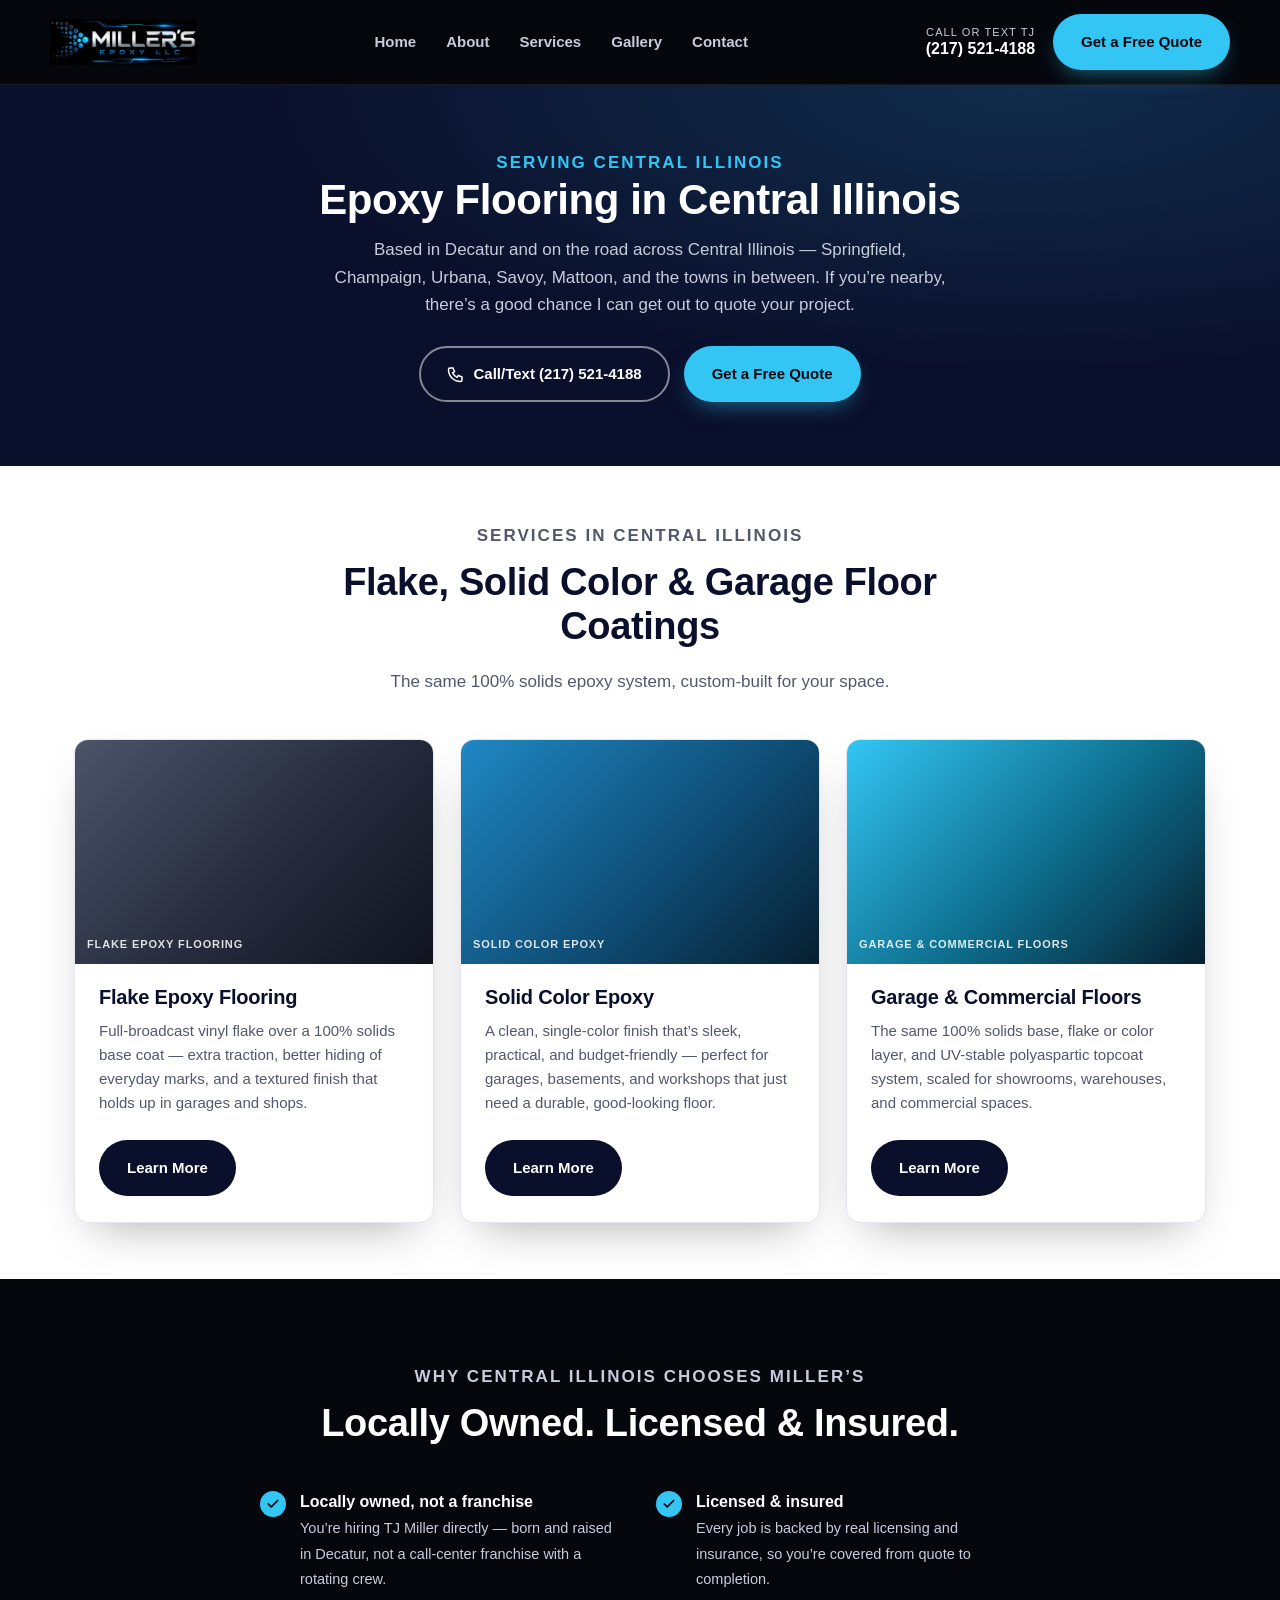
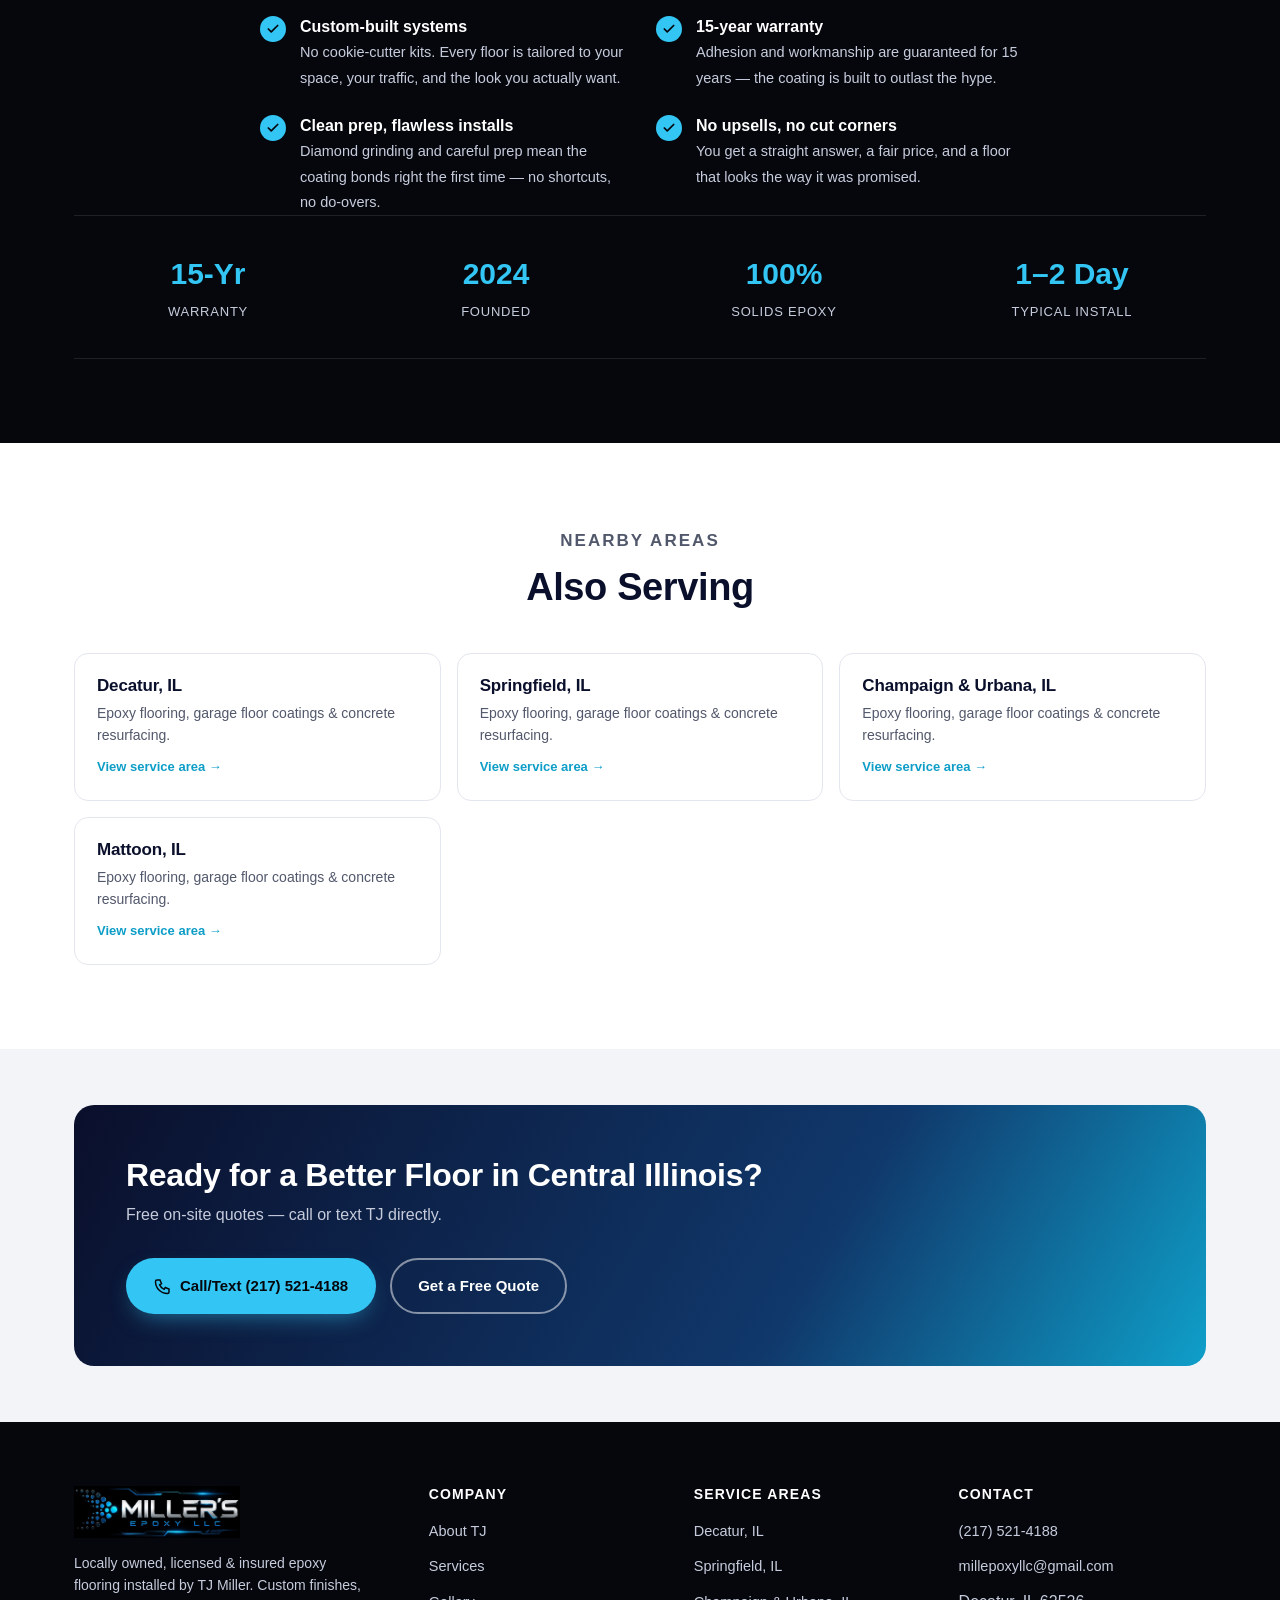
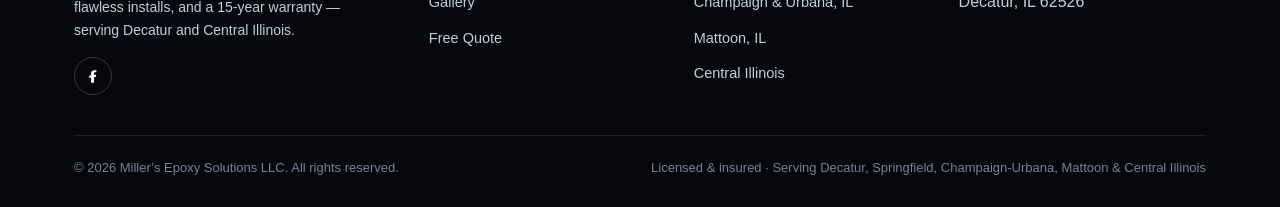
<file: central-illinois-epoxy-flooring.html>
<!doctype html>
<html lang="en">
<head>
<meta charset="UTF-8">
<meta name="viewport" content="width=device-width, initial-scale=1.0">
<title>Epoxy Flooring in Central Illinois | Miller&rsquo;s Epoxy Solutions LLC</title>
<meta name="description" content="Flake and solid color epoxy flooring, garage floor coatings, and commercial flooring in Central Illinois. Licensed, insured, 15-year warranty. Free quotes from TJ Miller.">
<link rel="canonical" href="https://millersepoxysolutions.com/central-illinois-epoxy-flooring.html">
<meta property="og:title" content="Epoxy Flooring in Central Illinois | Miller&rsquo;s Epoxy Solutions LLC">
<meta property="og:description" content="Flake and solid color epoxy flooring, garage floor coatings, and commercial flooring in Central Illinois. Licensed, insured, 15-year warranty. Free quotes from TJ Miller.">
<meta property="og:type" content="website">
<meta property="og:url" content="https://millersepoxysolutions.com/central-illinois-epoxy-flooring.html">
<link rel="icon" type="image/jpeg" href="assets/images/logo.jpg">
<link rel="stylesheet" href="assets/css/styles.css">
</head>
<body>
  <header class="site-header">
    <div class="container header-inner">
      <a href="index.html" class="brand">
        <img class="brand-mark" src="assets/images/logo-wordmark.jpg" alt="Miller&rsquo;s Epoxy LLC" width="283" height="89" loading="lazy">
      </a>
      <nav class="main-nav" id="main-nav">
      <a href="index.html">Home</a>
      <a href="about.html">About</a>
      <a href="services.html">Services</a>
      <a href="gallery.html">Gallery</a>
      <a href="contact.html">Contact</a>
      </nav>
      <div class="header-actions">
        <a class="header-phone" href="tel:+12175214188">
          <small>Call or Text TJ</small>
          <strong>(217) 521-4188</strong>
        </a>
        <a href="contact.html" class="btn btn-primary">Get a Free Quote</a>
        <button class="nav-toggle" id="nav-toggle" aria-label="Toggle navigation" aria-expanded="false">
          <svg width="20" height="20" viewBox="0 0 24 24" fill="none"><path d="M3 6h18M3 12h18M3 18h18" stroke="currentColor" stroke-width="2" stroke-linecap="round"/></svg>
        </button>
      </div>
    </div>
  </header>

  <section class="page-hero">
    <div class="container">
      <p class="eyebrow">Serving Central Illinois</p>
      <h1>Epoxy Flooring in Central Illinois</h1>
      <p>Based in Decatur and on the road across Central Illinois &mdash; Springfield, Champaign, Urbana, Savoy, Mattoon, and the towns in between. If you&rsquo;re nearby, there&rsquo;s a good chance I can get out to quote your project.</p>
      <div class="hero-ctas" style="justify-content:center;">
        <a href="tel:+12175214188" class="btn btn-outline"><svg width="18" height="18" viewBox="0 0 24 24" fill="none"><path d="M4 4h4l2 5-2.5 1.5a12 12 0 006 6L15 14l5 2v4c0 1-1 2-2 2C9 22 2 15 2 6c0-1 1-2 2-2z" stroke="currentColor" stroke-width="2"/></svg> Call/Text (217) 521-4188</a>
        <a href="contact.html" class="btn btn-primary">Get a Free Quote</a>
      </div>
    </div>
  </section>

  <section class="on-surface tight">
    <div class="container">
      <div class="section-head center">
        <p class="eyebrow">Services in Central Illinois</p>
        <h2>Flake, Solid Color &amp; Garage Floor Coatings</h2>
        <p>The same 100% solids epoxy system, custom-built for your space.</p>
      </div>
      <div class="grid-3">
      <div class="card">
        <div class="thumb flake" data-label="Flake Epoxy Flooring"></div>
        <div class="body">
          <h3>Flake Epoxy Flooring</h3>
          <p>Full-broadcast vinyl flake over a 100% solids base coat &mdash; extra traction, better hiding of everyday marks, and a textured finish that holds up in garages and shops.</p>
          <a href="services.html#flake-epoxy" class="btn btn-dark">Learn More</a>
        </div>
      </div>
      <div class="card">
        <div class="thumb solid-blue" data-label="Solid Color Epoxy"></div>
        <div class="body">
          <h3>Solid Color Epoxy</h3>
          <p>A clean, single-color finish that&rsquo;s sleek, practical, and budget-friendly &mdash; perfect for garages, basements, and workshops that just need a durable, good-looking floor.</p>
          <a href="services.html#solid-color-epoxy" class="btn btn-dark">Learn More</a>
        </div>
      </div>
      <div class="card">
        <div class="thumb commercial" data-label="Garage &amp; Commercial Floors"></div>
        <div class="body">
          <h3>Garage &amp; Commercial Floors</h3>
          <p>The same 100% solids base, flake or color layer, and UV-stable polyaspartic topcoat system, scaled for showrooms, warehouses, and commercial spaces.</p>
          <a href="services.html#garage-commercial" class="btn btn-dark">Learn More</a>
        </div>
      </div>
      </div>
    </div>
  </section>

  <section class="on-black">
    <div class="container">
      <div class="section-head center">
        <p class="eyebrow">Why Central Illinois Chooses Miller&rsquo;s</p>
        <h2>Locally Owned. Licensed &amp; Insured.</h2>
      </div>
      <ul class="check-list" style="max-width:760px;margin:0 auto;display:grid;grid-template-columns:repeat(2,1fr);gap:22px 32px;">
      <li>
        <span class="tick"><svg width="14" height="14" viewBox="0 0 24 24" fill="none"><path d="M20 6L9 17l-5-5" stroke="currentColor" stroke-width="3" stroke-linecap="round" stroke-linejoin="round"/></svg></span>
        <span><strong>Locally owned, not a franchise</strong><span class="desc">You&rsquo;re hiring TJ Miller directly &mdash; born and raised in Decatur, not a call-center franchise with a rotating crew.</span></span>
      </li>
      <li>
        <span class="tick"><svg width="14" height="14" viewBox="0 0 24 24" fill="none"><path d="M20 6L9 17l-5-5" stroke="currentColor" stroke-width="3" stroke-linecap="round" stroke-linejoin="round"/></svg></span>
        <span><strong>Licensed &amp; insured</strong><span class="desc">Every job is backed by real licensing and insurance, so you&rsquo;re covered from quote to completion.</span></span>
      </li>
      <li>
        <span class="tick"><svg width="14" height="14" viewBox="0 0 24 24" fill="none"><path d="M20 6L9 17l-5-5" stroke="currentColor" stroke-width="3" stroke-linecap="round" stroke-linejoin="round"/></svg></span>
        <span><strong>Custom-built systems</strong><span class="desc">No cookie-cutter kits. Every floor is tailored to your space, your traffic, and the look you actually want.</span></span>
      </li>
      <li>
        <span class="tick"><svg width="14" height="14" viewBox="0 0 24 24" fill="none"><path d="M20 6L9 17l-5-5" stroke="currentColor" stroke-width="3" stroke-linecap="round" stroke-linejoin="round"/></svg></span>
        <span><strong>15-year warranty</strong><span class="desc">Adhesion and workmanship are guaranteed for 15 years &mdash; the coating is built to outlast the hype.</span></span>
      </li>
      <li>
        <span class="tick"><svg width="14" height="14" viewBox="0 0 24 24" fill="none"><path d="M20 6L9 17l-5-5" stroke="currentColor" stroke-width="3" stroke-linecap="round" stroke-linejoin="round"/></svg></span>
        <span><strong>Clean prep, flawless installs</strong><span class="desc">Diamond grinding and careful prep mean the coating bonds right the first time &mdash; no shortcuts, no do-overs.</span></span>
      </li>
      <li>
        <span class="tick"><svg width="14" height="14" viewBox="0 0 24 24" fill="none"><path d="M20 6L9 17l-5-5" stroke="currentColor" stroke-width="3" stroke-linecap="round" stroke-linejoin="round"/></svg></span>
        <span><strong>No upsells, no cut corners</strong><span class="desc">You get a straight answer, a fair price, and a floor that looks the way it was promised.</span></span>
      </li>
      </ul>
    <div class="stat-bar">
      <div class="stat"><strong>15-Yr</strong><span>Warranty</span></div>
      <div class="stat"><strong>2024</strong><span>Founded</span></div>
      <div class="stat"><strong>100%</strong><span>Solids Epoxy</span></div>
      <div class="stat"><strong>1&ndash;2 Day</strong><span>Typical Install</span></div>
    </div>
    </div>
  </section>

  <section class="on-surface">
    <div class="container">
      <div class="section-head center">
        <p class="eyebrow">Nearby Areas</p>
        <h2>Also Serving</h2>
      </div>
      <div class="area-grid">
      <a class="area-card" href="decatur-epoxy-flooring.html">
        <h3>Decatur, IL</h3>
        <p>Epoxy flooring, garage floor coatings &amp; concrete resurfacing.</p>
        <span class="go">View service area &rarr;</span>
      </a>
      <a class="area-card" href="springfield-il-epoxy-flooring.html">
        <h3>Springfield, IL</h3>
        <p>Epoxy flooring, garage floor coatings &amp; concrete resurfacing.</p>
        <span class="go">View service area &rarr;</span>
      </a>
      <a class="area-card" href="champaign-urbana-epoxy-flooring.html">
        <h3>Champaign & Urbana, IL</h3>
        <p>Epoxy flooring, garage floor coatings &amp; concrete resurfacing.</p>
        <span class="go">View service area &rarr;</span>
      </a>
      <a class="area-card" href="mattoon-illinois-epoxy-flooring.html">
        <h3>Mattoon, IL</h3>
        <p>Epoxy flooring, garage floor coatings &amp; concrete resurfacing.</p>
        <span class="go">View service area &rarr;</span>
      </a>
      </div>
    </div>
  </section>

  <section class="tight">
    <div class="container">
    <div class="cta-banner">
      <div>
        <h2>Ready for a Better Floor in Central Illinois?</h2>
        <p>Free on-site quotes &mdash; call or text TJ directly.</p>
      </div>
      <div class="actions">
        <a href="tel:+12175214188" class="btn btn-primary"><svg width="18" height="18" viewBox="0 0 24 24" fill="none"><path d="M4 4h4l2 5-2.5 1.5a12 12 0 006 6L15 14l5 2v4c0 1-1 2-2 2C9 22 2 15 2 6c0-1 1-2 2-2z" stroke="currentColor" stroke-width="2"/></svg> Call/Text (217) 521-4188</a>
        <a href="contact.html" class="btn btn-outline">Get a Free Quote</a>
      </div>
    </div>
    </div>
  </section>

  <footer class="site-footer">
    <div class="container">
      <div class="footer-grid">
        <div class="footer-brand">
          <a href="index.html" class="brand">
            <img class="brand-mark" src="assets/images/logo-wordmark.jpg" alt="Miller&rsquo;s Epoxy LLC" width="283" height="89" loading="lazy">
          </a>
          <p>Locally owned, licensed &amp; insured epoxy flooring installed by TJ Miller. Custom finishes, flawless installs, and a 15-year warranty &mdash; serving Decatur and Central Illinois.</p>
          <div class="social-row">
            <a href="https://www.facebook.com/p/Millers-Epoxy-Solutions-LLC-61568597266206/" target="_blank" rel="noopener" aria-label="Miller's Epoxy Solutions on Facebook"><svg width="16" height="16" viewBox="0 0 24 24" fill="currentColor"><path d="M13.5 22v-8.4h2.8l.4-3.3h-3.2V8.1c0-.95.27-1.6 1.63-1.6H17V3.5C16.6 3.44 15.4 3.3 14 3.3c-2.9 0-4.9 1.77-4.9 5v2.9H6.3v3.3h2.8V22h4.4z"/></svg></a>
          </div>
        </div>
        <div class="footer-col">
          <h4>Company</h4>
          <ul>
            <li><a href="about.html">About TJ</a></li>
            <li><a href="services.html">Services</a></li>
            <li><a href="gallery.html">Gallery</a></li>
            <li><a href="contact.html">Free Quote</a></li>
          </ul>
        </div>
        <div class="footer-col">
          <h4>Service Areas</h4>
          <ul>
            <li><a href="decatur-epoxy-flooring.html">Decatur, IL</a></li>
        <li><a href="springfield-il-epoxy-flooring.html">Springfield, IL</a></li>
        <li><a href="champaign-urbana-epoxy-flooring.html">Champaign & Urbana, IL</a></li>
        <li><a href="mattoon-illinois-epoxy-flooring.html">Mattoon, IL</a></li>
        <li><a href="central-illinois-epoxy-flooring.html">Central Illinois</a></li>
          </ul>
        </div>
        <div class="footer-col">
          <h4>Contact</h4>
          <ul>
            <li><a href="tel:+12175214188">(217) 521-4188</a></li>
            <li><a href="mailto:millepoxyllc@gmail.com">millepoxyllc@gmail.com</a></li>
            <li><span>Decatur, IL 62526</span></li>
          </ul>
        </div>
      </div>
      <div class="footer-bottom">
        <span>&copy; <span id="year"></span> Miller&rsquo;s Epoxy Solutions LLC. All rights reserved.</span>
        <span>Licensed &amp; insured &middot; Serving Decatur, Springfield, Champaign-Urbana, Mattoon &amp; Central Illinois</span>
      </div>
    </div>
  </footer>

  <div class="mobile-call-bar">
    <a class="btn btn-primary btn-block" href="tel:+12175214188">Call/Text TJ Now</a>
    <a class="btn btn-outline btn-block" style="color:#fff;border-color:rgba(255,255,255,.3)" href="contact.html">Free Quote</a>
  </div>

  <script src="assets/js/main.js"></script>
</body>
</html>
</file>
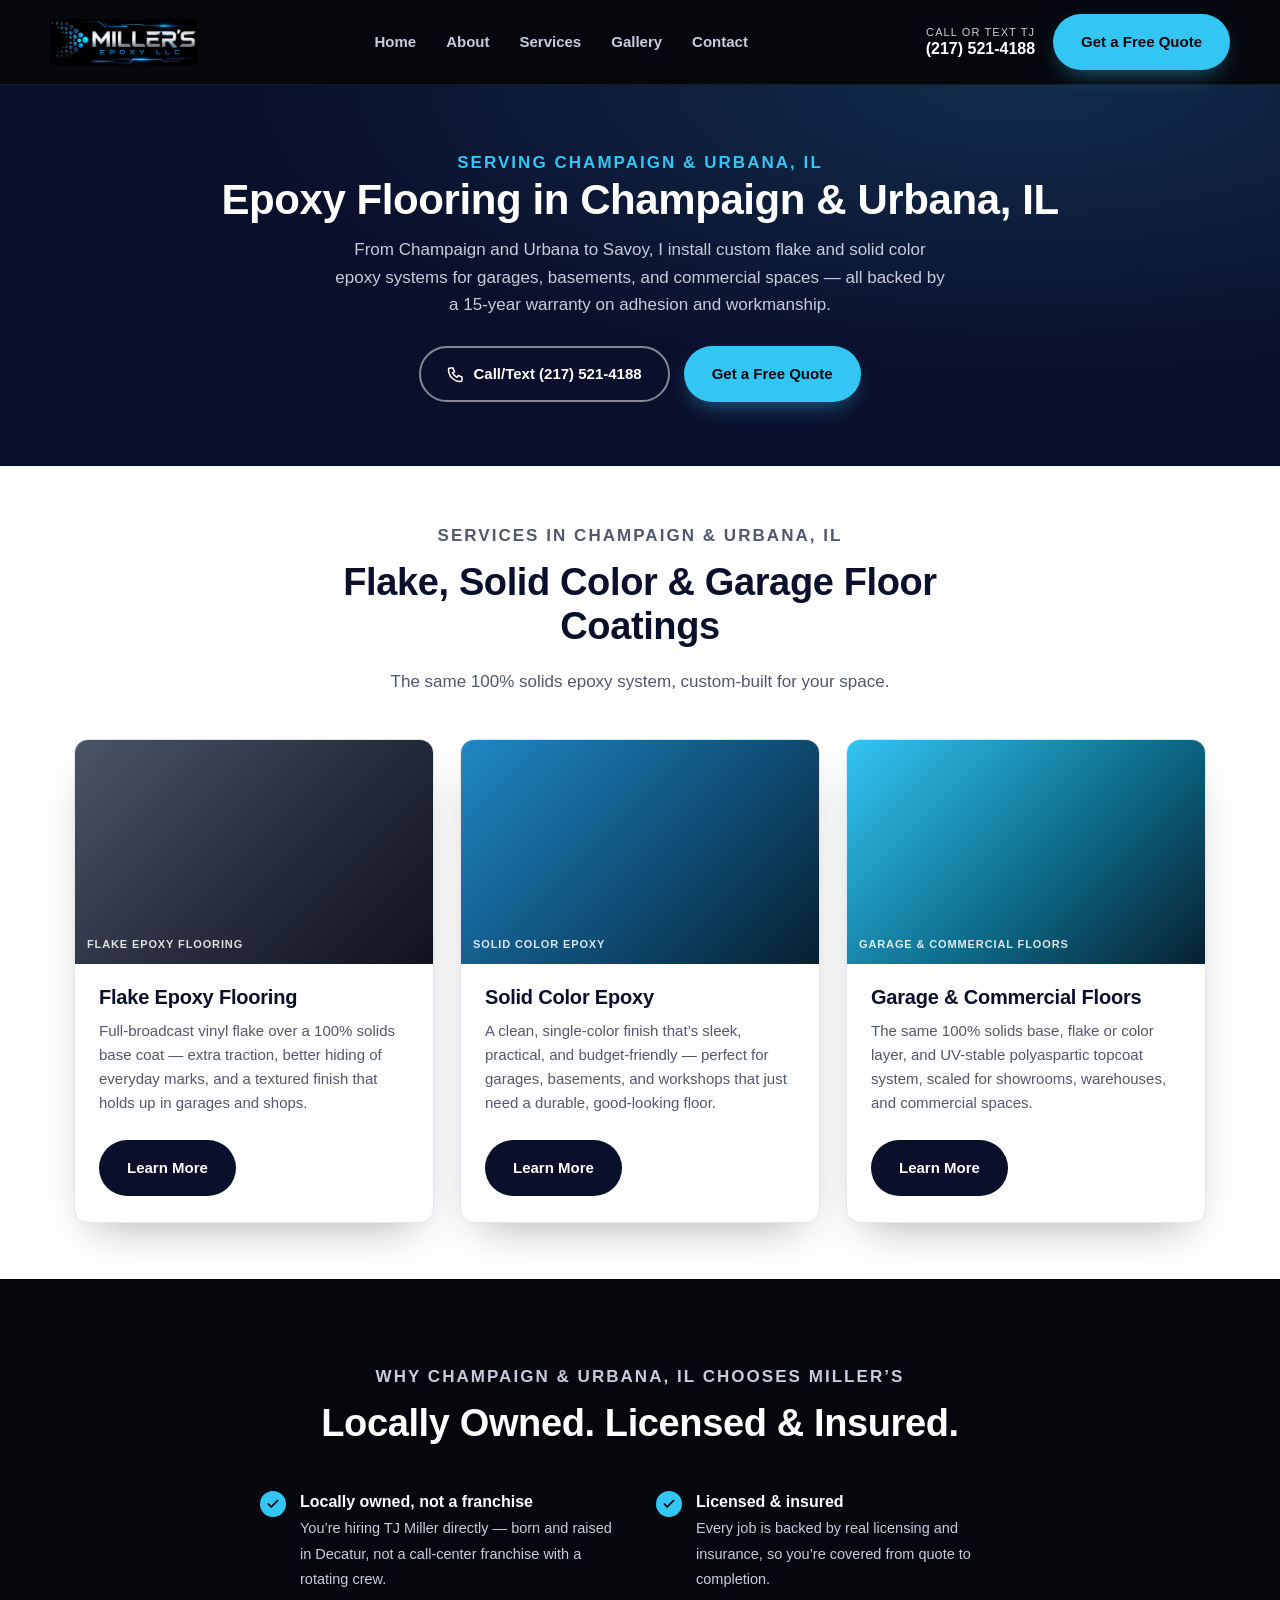
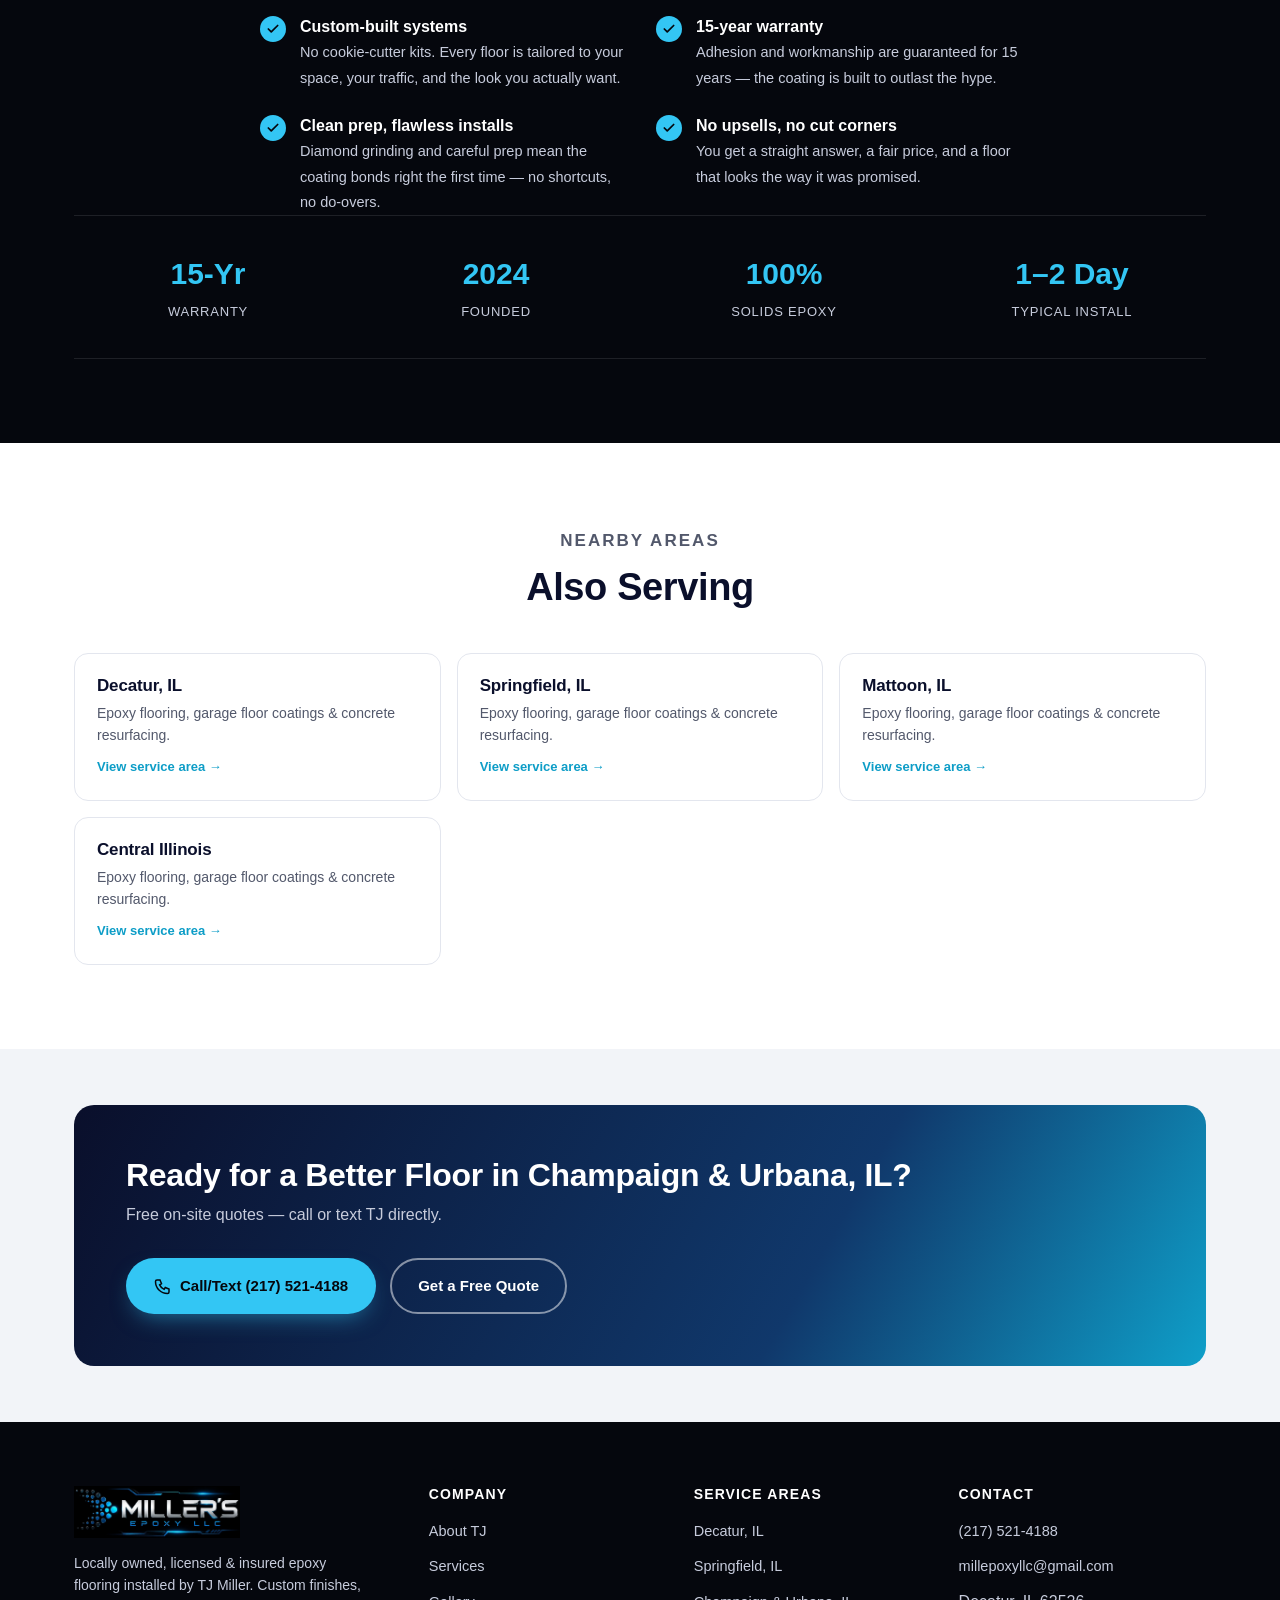
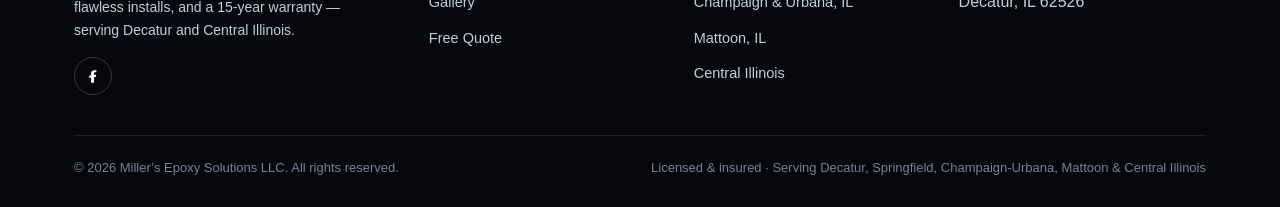
<file: champaign-urbana-epoxy-flooring.html>
<!doctype html>
<html lang="en">
<head>
<meta charset="UTF-8">
<meta name="viewport" content="width=device-width, initial-scale=1.0">
<title>Epoxy Flooring in Champaign &amp; Urbana, IL | Miller&rsquo;s Epoxy Solutions LLC</title>
<meta name="description" content="Flake and solid color epoxy flooring, garage floor coatings, and commercial flooring in Champaign & Urbana, IL. Licensed, insured, 15-year warranty. Free quotes from TJ Miller.">
<link rel="canonical" href="https://millersepoxysolutions.com/champaign-urbana-epoxy-flooring.html">
<meta property="og:title" content="Epoxy Flooring in Champaign &amp; Urbana, IL | Miller&rsquo;s Epoxy Solutions LLC">
<meta property="og:description" content="Flake and solid color epoxy flooring, garage floor coatings, and commercial flooring in Champaign & Urbana, IL. Licensed, insured, 15-year warranty. Free quotes from TJ Miller.">
<meta property="og:type" content="website">
<meta property="og:url" content="https://millersepoxysolutions.com/champaign-urbana-epoxy-flooring.html">
<link rel="icon" type="image/jpeg" href="assets/images/logo.jpg">
<link rel="stylesheet" href="assets/css/styles.css">
</head>
<body>
  <header class="site-header">
    <div class="container header-inner">
      <a href="index.html" class="brand">
        <img class="brand-mark" src="assets/images/logo-wordmark.jpg" alt="Miller&rsquo;s Epoxy LLC" width="283" height="89" loading="lazy">
      </a>
      <nav class="main-nav" id="main-nav">
      <a href="index.html">Home</a>
      <a href="about.html">About</a>
      <a href="services.html">Services</a>
      <a href="gallery.html">Gallery</a>
      <a href="contact.html">Contact</a>
      </nav>
      <div class="header-actions">
        <a class="header-phone" href="tel:+12175214188">
          <small>Call or Text TJ</small>
          <strong>(217) 521-4188</strong>
        </a>
        <a href="contact.html" class="btn btn-primary">Get a Free Quote</a>
        <button class="nav-toggle" id="nav-toggle" aria-label="Toggle navigation" aria-expanded="false">
          <svg width="20" height="20" viewBox="0 0 24 24" fill="none"><path d="M3 6h18M3 12h18M3 18h18" stroke="currentColor" stroke-width="2" stroke-linecap="round"/></svg>
        </button>
      </div>
    </div>
  </header>

  <section class="page-hero">
    <div class="container">
      <p class="eyebrow">Serving Champaign &amp; Urbana, IL</p>
      <h1>Epoxy Flooring in Champaign &amp; Urbana, IL</h1>
      <p>From Champaign and Urbana to Savoy, I install custom flake and solid color epoxy systems for garages, basements, and commercial spaces &mdash; all backed by a 15-year warranty on adhesion and workmanship.</p>
      <div class="hero-ctas" style="justify-content:center;">
        <a href="tel:+12175214188" class="btn btn-outline"><svg width="18" height="18" viewBox="0 0 24 24" fill="none"><path d="M4 4h4l2 5-2.5 1.5a12 12 0 006 6L15 14l5 2v4c0 1-1 2-2 2C9 22 2 15 2 6c0-1 1-2 2-2z" stroke="currentColor" stroke-width="2"/></svg> Call/Text (217) 521-4188</a>
        <a href="contact.html" class="btn btn-primary">Get a Free Quote</a>
      </div>
    </div>
  </section>

  <section class="on-surface tight">
    <div class="container">
      <div class="section-head center">
        <p class="eyebrow">Services in Champaign &amp; Urbana, IL</p>
        <h2>Flake, Solid Color &amp; Garage Floor Coatings</h2>
        <p>The same 100% solids epoxy system, custom-built for your space.</p>
      </div>
      <div class="grid-3">
      <div class="card">
        <div class="thumb flake" data-label="Flake Epoxy Flooring"></div>
        <div class="body">
          <h3>Flake Epoxy Flooring</h3>
          <p>Full-broadcast vinyl flake over a 100% solids base coat &mdash; extra traction, better hiding of everyday marks, and a textured finish that holds up in garages and shops.</p>
          <a href="services.html#flake-epoxy" class="btn btn-dark">Learn More</a>
        </div>
      </div>
      <div class="card">
        <div class="thumb solid-blue" data-label="Solid Color Epoxy"></div>
        <div class="body">
          <h3>Solid Color Epoxy</h3>
          <p>A clean, single-color finish that&rsquo;s sleek, practical, and budget-friendly &mdash; perfect for garages, basements, and workshops that just need a durable, good-looking floor.</p>
          <a href="services.html#solid-color-epoxy" class="btn btn-dark">Learn More</a>
        </div>
      </div>
      <div class="card">
        <div class="thumb commercial" data-label="Garage &amp; Commercial Floors"></div>
        <div class="body">
          <h3>Garage &amp; Commercial Floors</h3>
          <p>The same 100% solids base, flake or color layer, and UV-stable polyaspartic topcoat system, scaled for showrooms, warehouses, and commercial spaces.</p>
          <a href="services.html#garage-commercial" class="btn btn-dark">Learn More</a>
        </div>
      </div>
      </div>
    </div>
  </section>

  <section class="on-black">
    <div class="container">
      <div class="section-head center">
        <p class="eyebrow">Why Champaign &amp; Urbana, IL Chooses Miller&rsquo;s</p>
        <h2>Locally Owned. Licensed &amp; Insured.</h2>
      </div>
      <ul class="check-list" style="max-width:760px;margin:0 auto;display:grid;grid-template-columns:repeat(2,1fr);gap:22px 32px;">
      <li>
        <span class="tick"><svg width="14" height="14" viewBox="0 0 24 24" fill="none"><path d="M20 6L9 17l-5-5" stroke="currentColor" stroke-width="3" stroke-linecap="round" stroke-linejoin="round"/></svg></span>
        <span><strong>Locally owned, not a franchise</strong><span class="desc">You&rsquo;re hiring TJ Miller directly &mdash; born and raised in Decatur, not a call-center franchise with a rotating crew.</span></span>
      </li>
      <li>
        <span class="tick"><svg width="14" height="14" viewBox="0 0 24 24" fill="none"><path d="M20 6L9 17l-5-5" stroke="currentColor" stroke-width="3" stroke-linecap="round" stroke-linejoin="round"/></svg></span>
        <span><strong>Licensed &amp; insured</strong><span class="desc">Every job is backed by real licensing and insurance, so you&rsquo;re covered from quote to completion.</span></span>
      </li>
      <li>
        <span class="tick"><svg width="14" height="14" viewBox="0 0 24 24" fill="none"><path d="M20 6L9 17l-5-5" stroke="currentColor" stroke-width="3" stroke-linecap="round" stroke-linejoin="round"/></svg></span>
        <span><strong>Custom-built systems</strong><span class="desc">No cookie-cutter kits. Every floor is tailored to your space, your traffic, and the look you actually want.</span></span>
      </li>
      <li>
        <span class="tick"><svg width="14" height="14" viewBox="0 0 24 24" fill="none"><path d="M20 6L9 17l-5-5" stroke="currentColor" stroke-width="3" stroke-linecap="round" stroke-linejoin="round"/></svg></span>
        <span><strong>15-year warranty</strong><span class="desc">Adhesion and workmanship are guaranteed for 15 years &mdash; the coating is built to outlast the hype.</span></span>
      </li>
      <li>
        <span class="tick"><svg width="14" height="14" viewBox="0 0 24 24" fill="none"><path d="M20 6L9 17l-5-5" stroke="currentColor" stroke-width="3" stroke-linecap="round" stroke-linejoin="round"/></svg></span>
        <span><strong>Clean prep, flawless installs</strong><span class="desc">Diamond grinding and careful prep mean the coating bonds right the first time &mdash; no shortcuts, no do-overs.</span></span>
      </li>
      <li>
        <span class="tick"><svg width="14" height="14" viewBox="0 0 24 24" fill="none"><path d="M20 6L9 17l-5-5" stroke="currentColor" stroke-width="3" stroke-linecap="round" stroke-linejoin="round"/></svg></span>
        <span><strong>No upsells, no cut corners</strong><span class="desc">You get a straight answer, a fair price, and a floor that looks the way it was promised.</span></span>
      </li>
      </ul>
    <div class="stat-bar">
      <div class="stat"><strong>15-Yr</strong><span>Warranty</span></div>
      <div class="stat"><strong>2024</strong><span>Founded</span></div>
      <div class="stat"><strong>100%</strong><span>Solids Epoxy</span></div>
      <div class="stat"><strong>1&ndash;2 Day</strong><span>Typical Install</span></div>
    </div>
    </div>
  </section>

  <section class="on-surface">
    <div class="container">
      <div class="section-head center">
        <p class="eyebrow">Nearby Areas</p>
        <h2>Also Serving</h2>
      </div>
      <div class="area-grid">
      <a class="area-card" href="decatur-epoxy-flooring.html">
        <h3>Decatur, IL</h3>
        <p>Epoxy flooring, garage floor coatings &amp; concrete resurfacing.</p>
        <span class="go">View service area &rarr;</span>
      </a>
      <a class="area-card" href="springfield-il-epoxy-flooring.html">
        <h3>Springfield, IL</h3>
        <p>Epoxy flooring, garage floor coatings &amp; concrete resurfacing.</p>
        <span class="go">View service area &rarr;</span>
      </a>
      <a class="area-card" href="mattoon-illinois-epoxy-flooring.html">
        <h3>Mattoon, IL</h3>
        <p>Epoxy flooring, garage floor coatings &amp; concrete resurfacing.</p>
        <span class="go">View service area &rarr;</span>
      </a>
      <a class="area-card" href="central-illinois-epoxy-flooring.html">
        <h3>Central Illinois</h3>
        <p>Epoxy flooring, garage floor coatings &amp; concrete resurfacing.</p>
        <span class="go">View service area &rarr;</span>
      </a>
      </div>
    </div>
  </section>

  <section class="tight">
    <div class="container">
    <div class="cta-banner">
      <div>
        <h2>Ready for a Better Floor in Champaign &amp; Urbana, IL?</h2>
        <p>Free on-site quotes &mdash; call or text TJ directly.</p>
      </div>
      <div class="actions">
        <a href="tel:+12175214188" class="btn btn-primary"><svg width="18" height="18" viewBox="0 0 24 24" fill="none"><path d="M4 4h4l2 5-2.5 1.5a12 12 0 006 6L15 14l5 2v4c0 1-1 2-2 2C9 22 2 15 2 6c0-1 1-2 2-2z" stroke="currentColor" stroke-width="2"/></svg> Call/Text (217) 521-4188</a>
        <a href="contact.html" class="btn btn-outline">Get a Free Quote</a>
      </div>
    </div>
    </div>
  </section>

  <footer class="site-footer">
    <div class="container">
      <div class="footer-grid">
        <div class="footer-brand">
          <a href="index.html" class="brand">
            <img class="brand-mark" src="assets/images/logo-wordmark.jpg" alt="Miller&rsquo;s Epoxy LLC" width="283" height="89" loading="lazy">
          </a>
          <p>Locally owned, licensed &amp; insured epoxy flooring installed by TJ Miller. Custom finishes, flawless installs, and a 15-year warranty &mdash; serving Decatur and Central Illinois.</p>
          <div class="social-row">
            <a href="https://www.facebook.com/p/Millers-Epoxy-Solutions-LLC-61568597266206/" target="_blank" rel="noopener" aria-label="Miller's Epoxy Solutions on Facebook"><svg width="16" height="16" viewBox="0 0 24 24" fill="currentColor"><path d="M13.5 22v-8.4h2.8l.4-3.3h-3.2V8.1c0-.95.27-1.6 1.63-1.6H17V3.5C16.6 3.44 15.4 3.3 14 3.3c-2.9 0-4.9 1.77-4.9 5v2.9H6.3v3.3h2.8V22h4.4z"/></svg></a>
          </div>
        </div>
        <div class="footer-col">
          <h4>Company</h4>
          <ul>
            <li><a href="about.html">About TJ</a></li>
            <li><a href="services.html">Services</a></li>
            <li><a href="gallery.html">Gallery</a></li>
            <li><a href="contact.html">Free Quote</a></li>
          </ul>
        </div>
        <div class="footer-col">
          <h4>Service Areas</h4>
          <ul>
            <li><a href="decatur-epoxy-flooring.html">Decatur, IL</a></li>
        <li><a href="springfield-il-epoxy-flooring.html">Springfield, IL</a></li>
        <li><a href="champaign-urbana-epoxy-flooring.html">Champaign & Urbana, IL</a></li>
        <li><a href="mattoon-illinois-epoxy-flooring.html">Mattoon, IL</a></li>
        <li><a href="central-illinois-epoxy-flooring.html">Central Illinois</a></li>
          </ul>
        </div>
        <div class="footer-col">
          <h4>Contact</h4>
          <ul>
            <li><a href="tel:+12175214188">(217) 521-4188</a></li>
            <li><a href="mailto:millepoxyllc@gmail.com">millepoxyllc@gmail.com</a></li>
            <li><span>Decatur, IL 62526</span></li>
          </ul>
        </div>
      </div>
      <div class="footer-bottom">
        <span>&copy; <span id="year"></span> Miller&rsquo;s Epoxy Solutions LLC. All rights reserved.</span>
        <span>Licensed &amp; insured &middot; Serving Decatur, Springfield, Champaign-Urbana, Mattoon &amp; Central Illinois</span>
      </div>
    </div>
  </footer>

  <div class="mobile-call-bar">
    <a class="btn btn-primary btn-block" href="tel:+12175214188">Call/Text TJ Now</a>
    <a class="btn btn-outline btn-block" style="color:#fff;border-color:rgba(255,255,255,.3)" href="contact.html">Free Quote</a>
  </div>

  <script src="assets/js/main.js"></script>
</body>
</html>
</file>
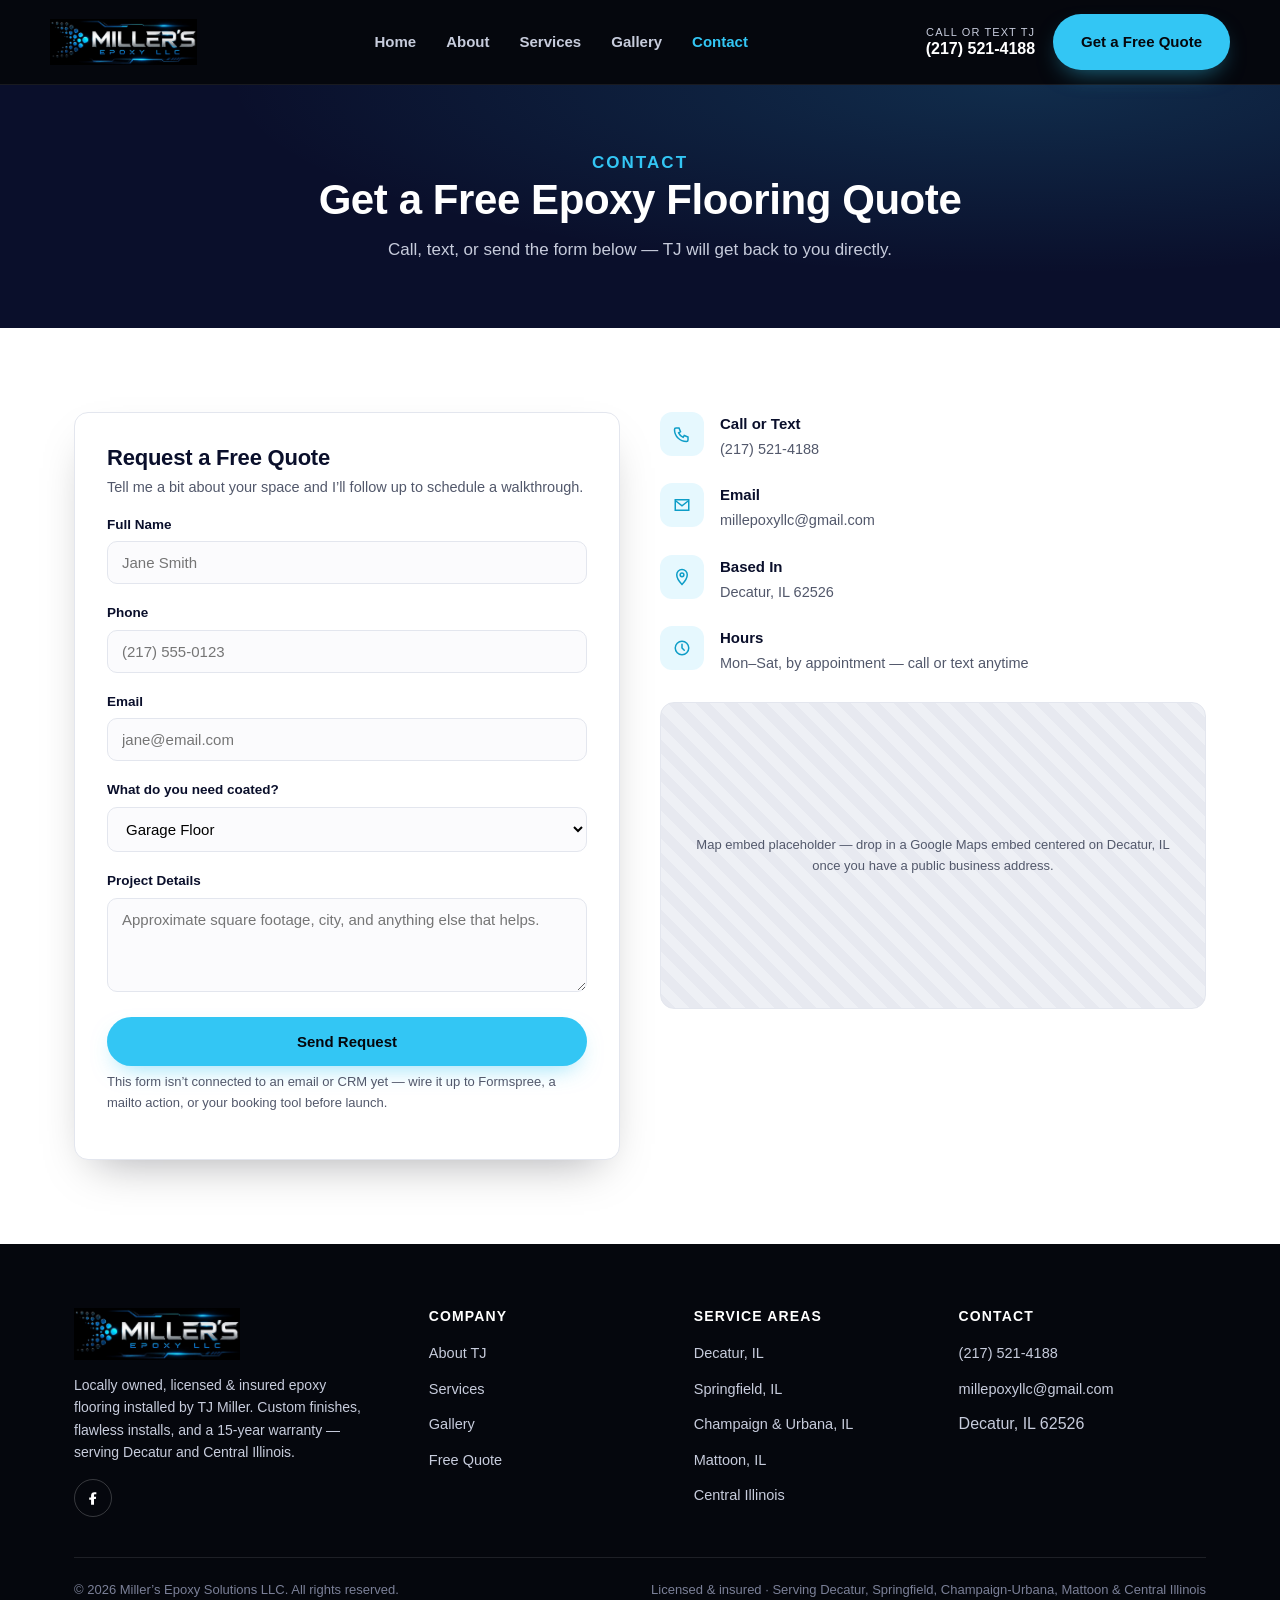
<file: contact.html>
<!doctype html>
<html lang="en">
<head>
<meta charset="UTF-8">
<meta name="viewport" content="width=device-width, initial-scale=1.0">
<title>Contact | Free Epoxy Flooring Quote | Miller&rsquo;s Epoxy Solutions</title>
<meta name="description" content="Get a free epoxy flooring quote from Miller's Epoxy Solutions LLC. Call or text (217) 521-4188, or request a quote online. Serving Decatur and Central Illinois.">
<link rel="canonical" href="https://millersepoxysolutions.com/contact.html">
<meta property="og:title" content="Contact | Free Epoxy Flooring Quote | Miller&rsquo;s Epoxy Solutions">
<meta property="og:description" content="Get a free epoxy flooring quote from Miller's Epoxy Solutions LLC. Call or text (217) 521-4188, or request a quote online. Serving Decatur and Central Illinois.">
<meta property="og:type" content="website">
<meta property="og:url" content="https://millersepoxysolutions.com/contact.html">
<link rel="icon" type="image/jpeg" href="assets/images/logo.jpg">
<link rel="stylesheet" href="assets/css/styles.css">
</head>
<body>
  <header class="site-header">
    <div class="container header-inner">
      <a href="index.html" class="brand">
        <img class="brand-mark" src="assets/images/logo-wordmark.jpg" alt="Miller&rsquo;s Epoxy LLC" width="283" height="89" loading="lazy">
      </a>
      <nav class="main-nav" id="main-nav">
      <a href="index.html">Home</a>
      <a href="about.html">About</a>
      <a href="services.html">Services</a>
      <a href="gallery.html">Gallery</a>
      <a href="contact.html" class="active">Contact</a>
      </nav>
      <div class="header-actions">
        <a class="header-phone" href="tel:+12175214188">
          <small>Call or Text TJ</small>
          <strong>(217) 521-4188</strong>
        </a>
        <a href="contact.html" class="btn btn-primary">Get a Free Quote</a>
        <button class="nav-toggle" id="nav-toggle" aria-label="Toggle navigation" aria-expanded="false">
          <svg width="20" height="20" viewBox="0 0 24 24" fill="none"><path d="M3 6h18M3 12h18M3 18h18" stroke="currentColor" stroke-width="2" stroke-linecap="round"/></svg>
        </button>
      </div>
    </div>
  </header>

  <section class="page-hero">
    <div class="container">
      <p class="eyebrow">Contact</p>
      <h1>Get a Free Epoxy Flooring Quote</h1>
      <p>Call, text, or send the form below &mdash; TJ will get back to you directly.</p>
    </div>
  </section>

  <section class="on-surface">
    <div class="container contact-grid">
      <div class="form-card">
        <h2 style="font-size:22px;margin-bottom:6px;">Request a Free Quote</h2>
        <p class="muted" style="color:var(--muted);font-size:14.5px;">Tell me a bit about your space and I&rsquo;ll follow up to schedule a walkthrough.</p>
        <form id="quote-form">
          <div class="form-row">
            <label for="name">Full Name</label>
            <input id="name" name="name" type="text" required placeholder="Jane Smith">
          </div>
          <div class="form-row">
            <label for="phone">Phone</label>
            <input id="phone" name="phone" type="tel" required placeholder="(217) 555-0123">
          </div>
          <div class="form-row">
            <label for="email">Email</label>
            <input id="email" name="email" type="email" placeholder="jane@email.com">
          </div>
          <div class="form-row">
            <label for="service">What do you need coated?</label>
            <select id="service" name="service">
              <option>Garage Floor</option>
              <option>Basement</option>
              <option>Workshop / Shop</option>
              <option>Commercial / Industrial Space</option>
              <option>Not Sure Yet</option>
            </select>
          </div>
          <div class="form-row">
            <label for="message">Project Details</label>
            <textarea id="message" name="message" rows="4" placeholder="Approximate square footage, city, and anything else that helps."></textarea>
          </div>
          <button type="submit" class="btn btn-primary btn-block">Send Request</button>
          <p class="form-note">This form isn&rsquo;t connected to an email or CRM yet &mdash; wire it up to Formspree, a mailto action, or your booking tool before launch.</p>
          <div class="form-success" id="form-success">Thanks &mdash; your request was captured. (Connect this form to a real inbox before launch.)</div>
        </form>
      </div>
      <div>
        <div class="info-list">
          <div class="info-item">
            <span class="ic"><svg width="18" height="18" viewBox="0 0 24 24" fill="none"><path d="M4 4h4l2 5-2.5 1.5a12 12 0 006 6L15 14l5 2v4c0 1-1 2-2 2C9 22 2 15 2 6c0-1 1-2 2-2z" stroke="currentColor" stroke-width="2"/></svg></span>
            <div><strong>Call or Text</strong><a href="tel:+12175214188">(217) 521-4188</a></div>
          </div>
          <div class="info-item">
            <span class="ic"><svg width="18" height="18" viewBox="0 0 24 24" fill="none"><path d="M3 5h18v14H3V5z" stroke="currentColor" stroke-width="2"/><path d="M3 6l9 7 9-7" stroke="currentColor" stroke-width="2"/></svg></span>
            <div><strong>Email</strong><a href="mailto:millepoxyllc@gmail.com">millepoxyllc@gmail.com</a></div>
          </div>
          <div class="info-item">
            <span class="ic"><svg width="18" height="18" viewBox="0 0 24 24" fill="none"><path d="M12 22s7-7.4 7-13a7 7 0 10-14 0c0 5.6 7 13 7 13z" stroke="currentColor" stroke-width="2"/><circle cx="12" cy="9" r="2.5" stroke="currentColor" stroke-width="2"/></svg></span>
            <div><strong>Based In</strong><span>Decatur, IL 62526</span></div>
          </div>
          <div class="info-item">
            <span class="ic"><svg width="18" height="18" viewBox="0 0 24 24" fill="none"><circle cx="12" cy="12" r="9" stroke="currentColor" stroke-width="2"/><path d="M12 7v5l3 3" stroke="currentColor" stroke-width="2" stroke-linecap="round"/></svg></span>
            <div><strong>Hours</strong><span>Mon&ndash;Sat, by appointment &mdash; call or text anytime</span></div>
          </div>
        </div>
        <div class="map-frame">Map embed placeholder &mdash; drop in a Google Maps embed centered on Decatur, IL once you have a public business address.</div>
      </div>
    </div>
  </section>

  <footer class="site-footer">
    <div class="container">
      <div class="footer-grid">
        <div class="footer-brand">
          <a href="index.html" class="brand">
            <img class="brand-mark" src="assets/images/logo-wordmark.jpg" alt="Miller&rsquo;s Epoxy LLC" width="283" height="89" loading="lazy">
          </a>
          <p>Locally owned, licensed &amp; insured epoxy flooring installed by TJ Miller. Custom finishes, flawless installs, and a 15-year warranty &mdash; serving Decatur and Central Illinois.</p>
          <div class="social-row">
            <a href="https://www.facebook.com/p/Millers-Epoxy-Solutions-LLC-61568597266206/" target="_blank" rel="noopener" aria-label="Miller's Epoxy Solutions on Facebook"><svg width="16" height="16" viewBox="0 0 24 24" fill="currentColor"><path d="M13.5 22v-8.4h2.8l.4-3.3h-3.2V8.1c0-.95.27-1.6 1.63-1.6H17V3.5C16.6 3.44 15.4 3.3 14 3.3c-2.9 0-4.9 1.77-4.9 5v2.9H6.3v3.3h2.8V22h4.4z"/></svg></a>
          </div>
        </div>
        <div class="footer-col">
          <h4>Company</h4>
          <ul>
            <li><a href="about.html">About TJ</a></li>
            <li><a href="services.html">Services</a></li>
            <li><a href="gallery.html">Gallery</a></li>
            <li><a href="contact.html">Free Quote</a></li>
          </ul>
        </div>
        <div class="footer-col">
          <h4>Service Areas</h4>
          <ul>
            <li><a href="decatur-epoxy-flooring.html">Decatur, IL</a></li>
        <li><a href="springfield-il-epoxy-flooring.html">Springfield, IL</a></li>
        <li><a href="champaign-urbana-epoxy-flooring.html">Champaign & Urbana, IL</a></li>
        <li><a href="mattoon-illinois-epoxy-flooring.html">Mattoon, IL</a></li>
        <li><a href="central-illinois-epoxy-flooring.html">Central Illinois</a></li>
          </ul>
        </div>
        <div class="footer-col">
          <h4>Contact</h4>
          <ul>
            <li><a href="tel:+12175214188">(217) 521-4188</a></li>
            <li><a href="mailto:millepoxyllc@gmail.com">millepoxyllc@gmail.com</a></li>
            <li><span>Decatur, IL 62526</span></li>
          </ul>
        </div>
      </div>
      <div class="footer-bottom">
        <span>&copy; <span id="year"></span> Miller&rsquo;s Epoxy Solutions LLC. All rights reserved.</span>
        <span>Licensed &amp; insured &middot; Serving Decatur, Springfield, Champaign-Urbana, Mattoon &amp; Central Illinois</span>
      </div>
    </div>
  </footer>

  <div class="mobile-call-bar">
    <a class="btn btn-primary btn-block" href="tel:+12175214188">Call/Text TJ Now</a>
    <a class="btn btn-outline btn-block" style="color:#fff;border-color:rgba(255,255,255,.3)" href="contact.html">Free Quote</a>
  </div>

  <script src="assets/js/main.js"></script>
</body>
</html>
</file>
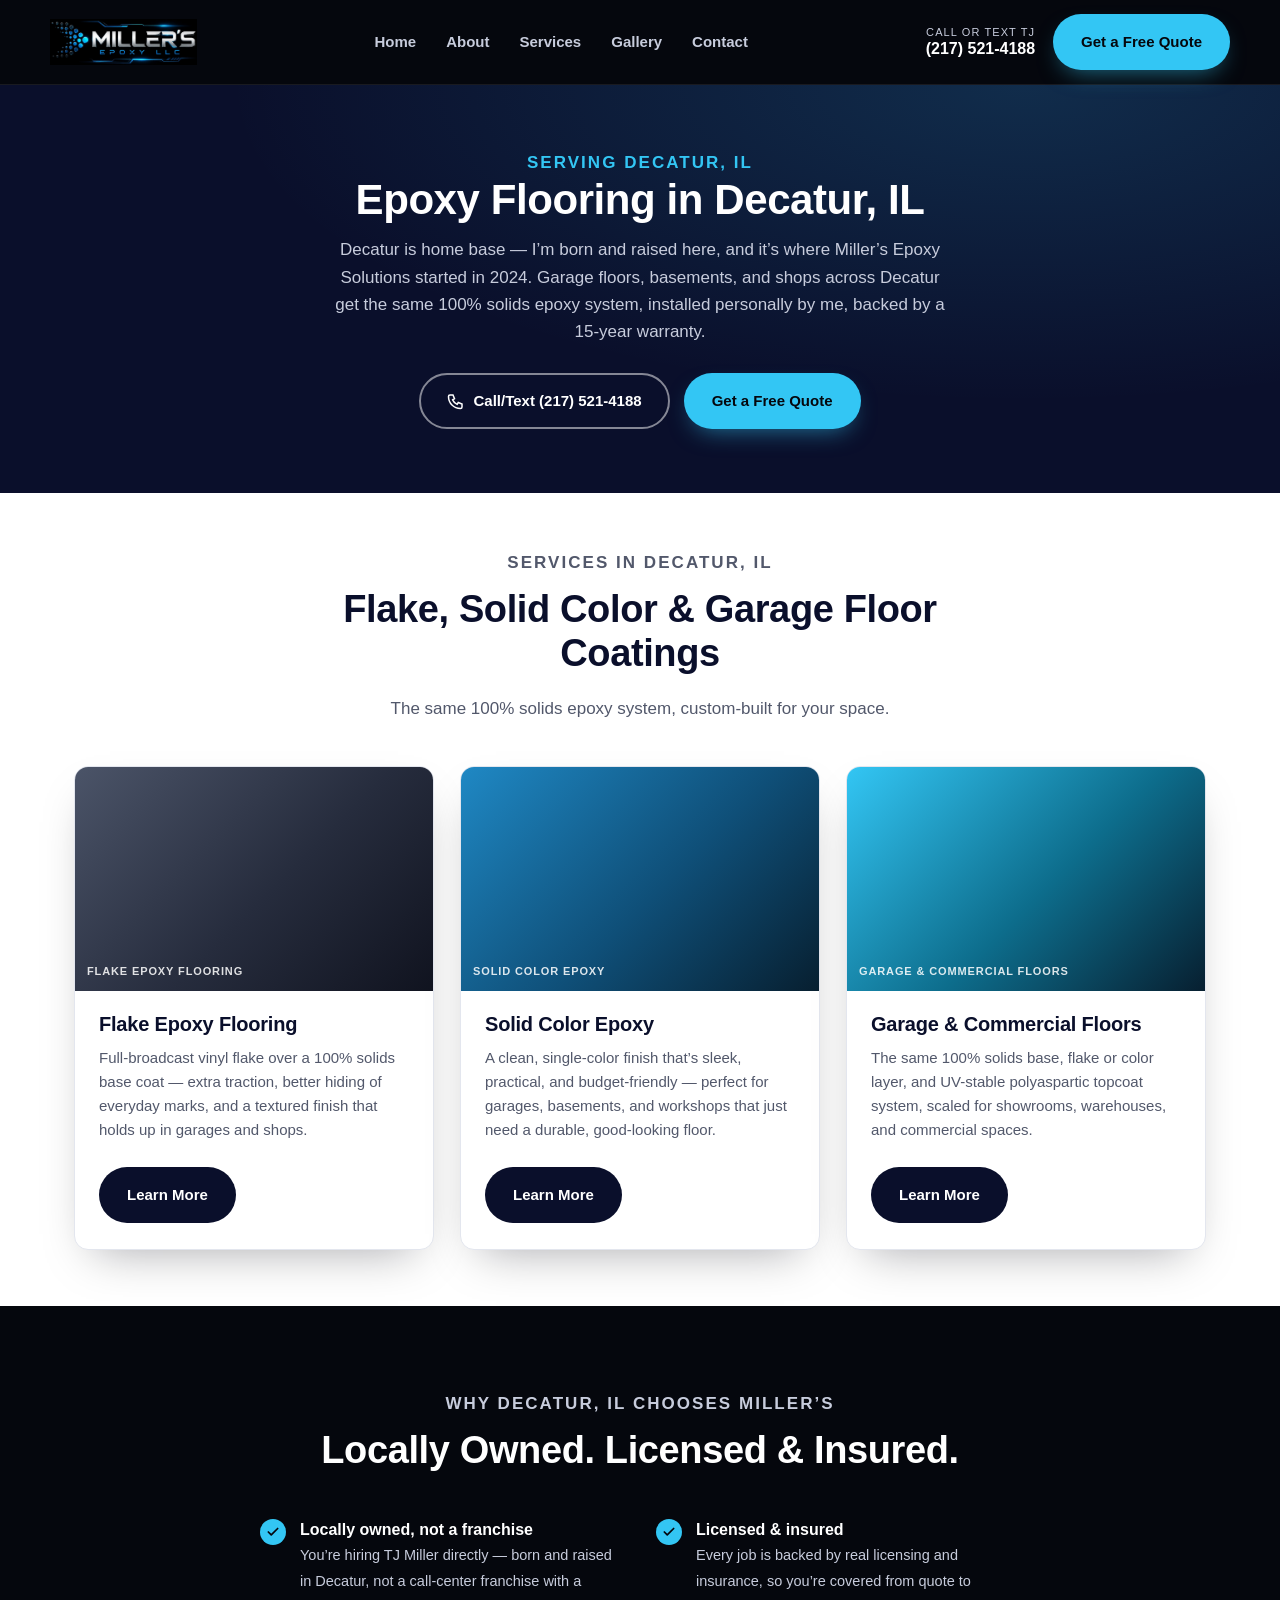
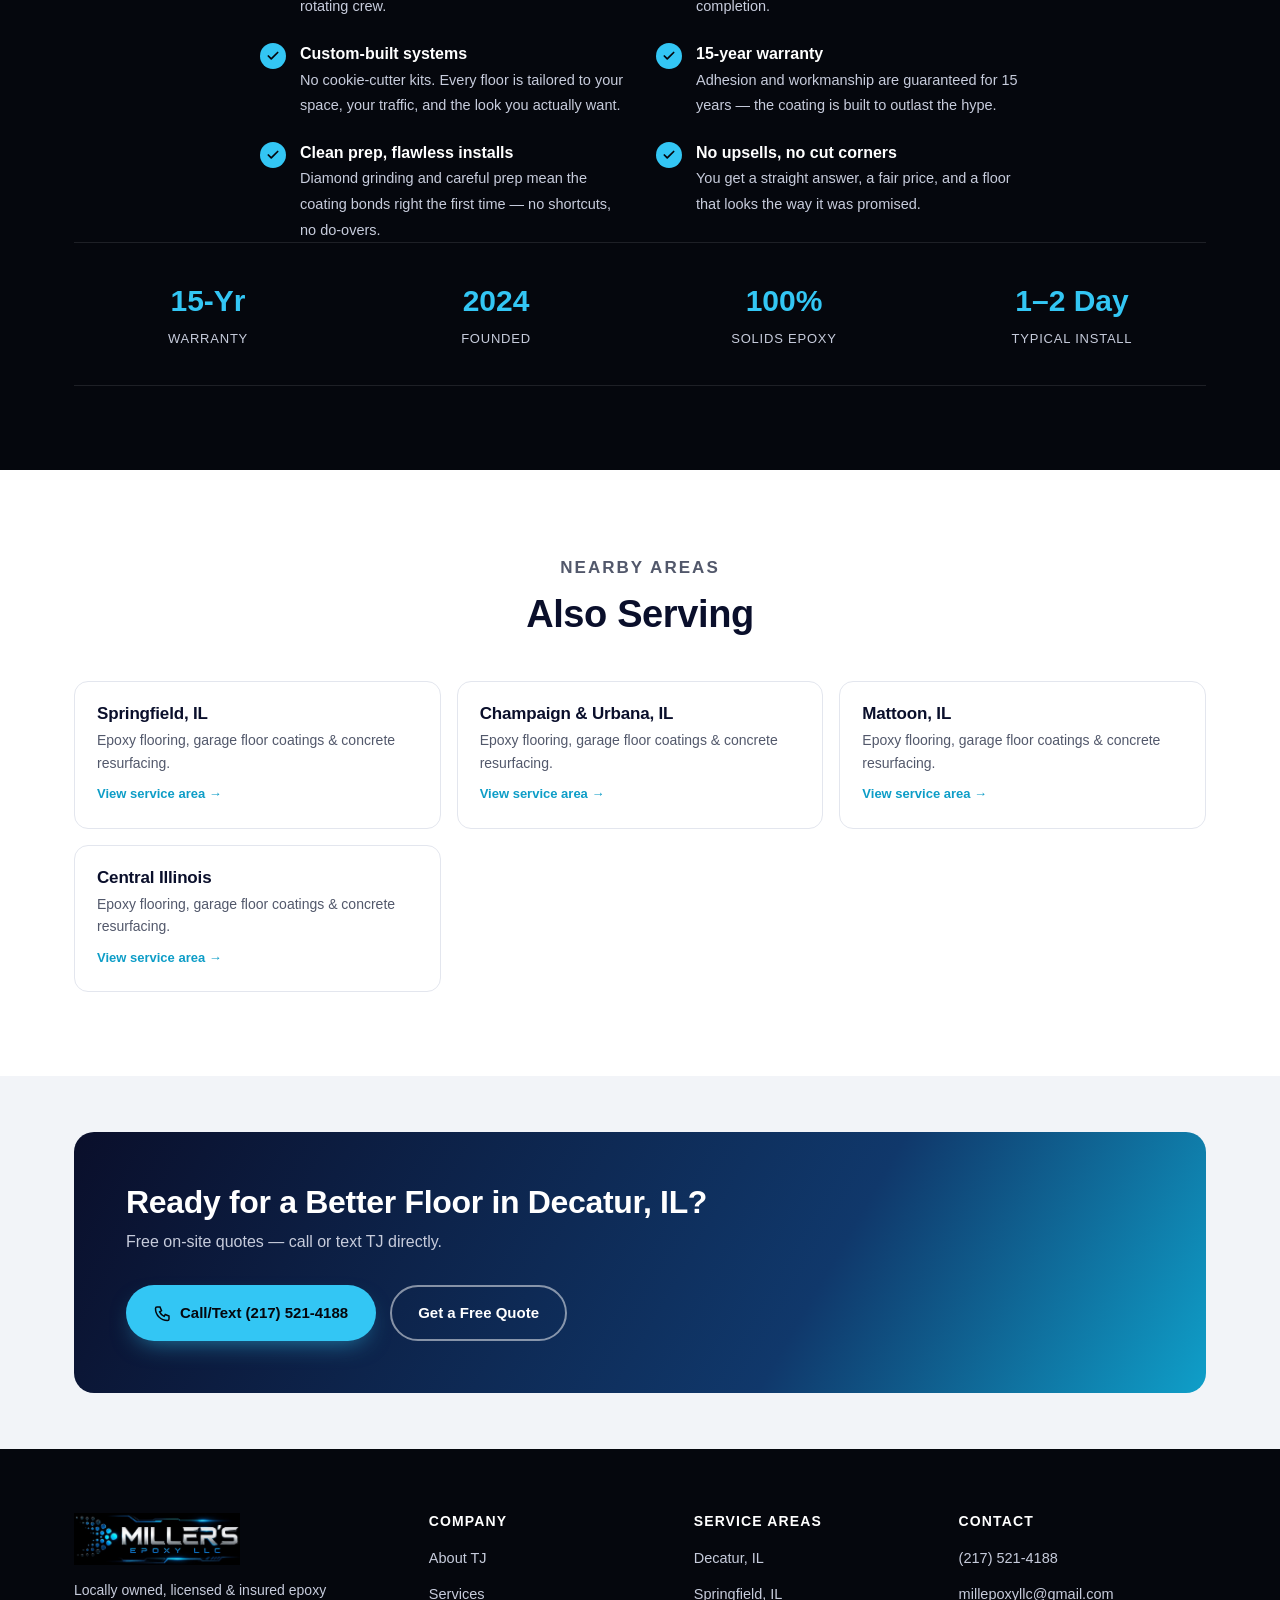
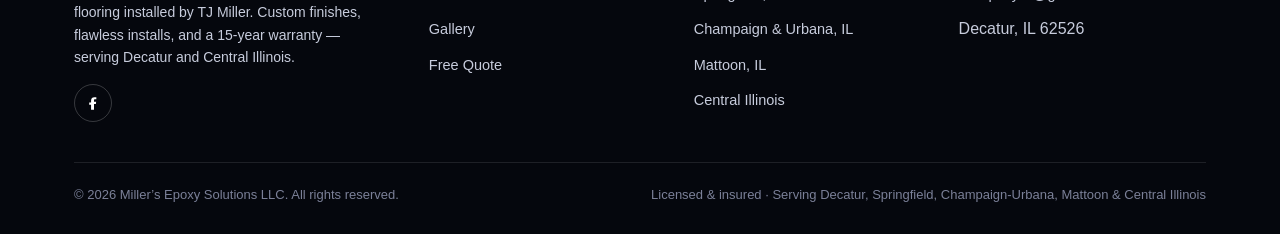
<file: decatur-epoxy-flooring.html>
<!doctype html>
<html lang="en">
<head>
<meta charset="UTF-8">
<meta name="viewport" content="width=device-width, initial-scale=1.0">
<title>Epoxy Flooring in Decatur, IL | Miller&rsquo;s Epoxy Solutions LLC</title>
<meta name="description" content="Flake and solid color epoxy flooring, garage floor coatings, and commercial flooring in Decatur, IL. Licensed, insured, 15-year warranty. Free quotes from TJ Miller.">
<link rel="canonical" href="https://millersepoxysolutions.com/decatur-epoxy-flooring.html">
<meta property="og:title" content="Epoxy Flooring in Decatur, IL | Miller&rsquo;s Epoxy Solutions LLC">
<meta property="og:description" content="Flake and solid color epoxy flooring, garage floor coatings, and commercial flooring in Decatur, IL. Licensed, insured, 15-year warranty. Free quotes from TJ Miller.">
<meta property="og:type" content="website">
<meta property="og:url" content="https://millersepoxysolutions.com/decatur-epoxy-flooring.html">
<link rel="icon" type="image/jpeg" href="assets/images/logo.jpg">
<link rel="stylesheet" href="assets/css/styles.css">
</head>
<body>
  <header class="site-header">
    <div class="container header-inner">
      <a href="index.html" class="brand">
        <img class="brand-mark" src="assets/images/logo-wordmark.jpg" alt="Miller&rsquo;s Epoxy LLC" width="283" height="89" loading="lazy">
      </a>
      <nav class="main-nav" id="main-nav">
      <a href="index.html">Home</a>
      <a href="about.html">About</a>
      <a href="services.html">Services</a>
      <a href="gallery.html">Gallery</a>
      <a href="contact.html">Contact</a>
      </nav>
      <div class="header-actions">
        <a class="header-phone" href="tel:+12175214188">
          <small>Call or Text TJ</small>
          <strong>(217) 521-4188</strong>
        </a>
        <a href="contact.html" class="btn btn-primary">Get a Free Quote</a>
        <button class="nav-toggle" id="nav-toggle" aria-label="Toggle navigation" aria-expanded="false">
          <svg width="20" height="20" viewBox="0 0 24 24" fill="none"><path d="M3 6h18M3 12h18M3 18h18" stroke="currentColor" stroke-width="2" stroke-linecap="round"/></svg>
        </button>
      </div>
    </div>
  </header>

  <section class="page-hero">
    <div class="container">
      <p class="eyebrow">Serving Decatur, IL</p>
      <h1>Epoxy Flooring in Decatur, IL</h1>
      <p>Decatur is home base &mdash; I&rsquo;m born and raised here, and it&rsquo;s where Miller&rsquo;s Epoxy Solutions started in 2024. Garage floors, basements, and shops across Decatur get the same 100% solids epoxy system, installed personally by me, backed by a 15-year warranty.</p>
      <div class="hero-ctas" style="justify-content:center;">
        <a href="tel:+12175214188" class="btn btn-outline"><svg width="18" height="18" viewBox="0 0 24 24" fill="none"><path d="M4 4h4l2 5-2.5 1.5a12 12 0 006 6L15 14l5 2v4c0 1-1 2-2 2C9 22 2 15 2 6c0-1 1-2 2-2z" stroke="currentColor" stroke-width="2"/></svg> Call/Text (217) 521-4188</a>
        <a href="contact.html" class="btn btn-primary">Get a Free Quote</a>
      </div>
    </div>
  </section>

  <section class="on-surface tight">
    <div class="container">
      <div class="section-head center">
        <p class="eyebrow">Services in Decatur, IL</p>
        <h2>Flake, Solid Color &amp; Garage Floor Coatings</h2>
        <p>The same 100% solids epoxy system, custom-built for your space.</p>
      </div>
      <div class="grid-3">
      <div class="card">
        <div class="thumb flake" data-label="Flake Epoxy Flooring"></div>
        <div class="body">
          <h3>Flake Epoxy Flooring</h3>
          <p>Full-broadcast vinyl flake over a 100% solids base coat &mdash; extra traction, better hiding of everyday marks, and a textured finish that holds up in garages and shops.</p>
          <a href="services.html#flake-epoxy" class="btn btn-dark">Learn More</a>
        </div>
      </div>
      <div class="card">
        <div class="thumb solid-blue" data-label="Solid Color Epoxy"></div>
        <div class="body">
          <h3>Solid Color Epoxy</h3>
          <p>A clean, single-color finish that&rsquo;s sleek, practical, and budget-friendly &mdash; perfect for garages, basements, and workshops that just need a durable, good-looking floor.</p>
          <a href="services.html#solid-color-epoxy" class="btn btn-dark">Learn More</a>
        </div>
      </div>
      <div class="card">
        <div class="thumb commercial" data-label="Garage &amp; Commercial Floors"></div>
        <div class="body">
          <h3>Garage &amp; Commercial Floors</h3>
          <p>The same 100% solids base, flake or color layer, and UV-stable polyaspartic topcoat system, scaled for showrooms, warehouses, and commercial spaces.</p>
          <a href="services.html#garage-commercial" class="btn btn-dark">Learn More</a>
        </div>
      </div>
      </div>
    </div>
  </section>

  <section class="on-black">
    <div class="container">
      <div class="section-head center">
        <p class="eyebrow">Why Decatur, IL Chooses Miller&rsquo;s</p>
        <h2>Locally Owned. Licensed &amp; Insured.</h2>
      </div>
      <ul class="check-list" style="max-width:760px;margin:0 auto;display:grid;grid-template-columns:repeat(2,1fr);gap:22px 32px;">
      <li>
        <span class="tick"><svg width="14" height="14" viewBox="0 0 24 24" fill="none"><path d="M20 6L9 17l-5-5" stroke="currentColor" stroke-width="3" stroke-linecap="round" stroke-linejoin="round"/></svg></span>
        <span><strong>Locally owned, not a franchise</strong><span class="desc">You&rsquo;re hiring TJ Miller directly &mdash; born and raised in Decatur, not a call-center franchise with a rotating crew.</span></span>
      </li>
      <li>
        <span class="tick"><svg width="14" height="14" viewBox="0 0 24 24" fill="none"><path d="M20 6L9 17l-5-5" stroke="currentColor" stroke-width="3" stroke-linecap="round" stroke-linejoin="round"/></svg></span>
        <span><strong>Licensed &amp; insured</strong><span class="desc">Every job is backed by real licensing and insurance, so you&rsquo;re covered from quote to completion.</span></span>
      </li>
      <li>
        <span class="tick"><svg width="14" height="14" viewBox="0 0 24 24" fill="none"><path d="M20 6L9 17l-5-5" stroke="currentColor" stroke-width="3" stroke-linecap="round" stroke-linejoin="round"/></svg></span>
        <span><strong>Custom-built systems</strong><span class="desc">No cookie-cutter kits. Every floor is tailored to your space, your traffic, and the look you actually want.</span></span>
      </li>
      <li>
        <span class="tick"><svg width="14" height="14" viewBox="0 0 24 24" fill="none"><path d="M20 6L9 17l-5-5" stroke="currentColor" stroke-width="3" stroke-linecap="round" stroke-linejoin="round"/></svg></span>
        <span><strong>15-year warranty</strong><span class="desc">Adhesion and workmanship are guaranteed for 15 years &mdash; the coating is built to outlast the hype.</span></span>
      </li>
      <li>
        <span class="tick"><svg width="14" height="14" viewBox="0 0 24 24" fill="none"><path d="M20 6L9 17l-5-5" stroke="currentColor" stroke-width="3" stroke-linecap="round" stroke-linejoin="round"/></svg></span>
        <span><strong>Clean prep, flawless installs</strong><span class="desc">Diamond grinding and careful prep mean the coating bonds right the first time &mdash; no shortcuts, no do-overs.</span></span>
      </li>
      <li>
        <span class="tick"><svg width="14" height="14" viewBox="0 0 24 24" fill="none"><path d="M20 6L9 17l-5-5" stroke="currentColor" stroke-width="3" stroke-linecap="round" stroke-linejoin="round"/></svg></span>
        <span><strong>No upsells, no cut corners</strong><span class="desc">You get a straight answer, a fair price, and a floor that looks the way it was promised.</span></span>
      </li>
      </ul>
    <div class="stat-bar">
      <div class="stat"><strong>15-Yr</strong><span>Warranty</span></div>
      <div class="stat"><strong>2024</strong><span>Founded</span></div>
      <div class="stat"><strong>100%</strong><span>Solids Epoxy</span></div>
      <div class="stat"><strong>1&ndash;2 Day</strong><span>Typical Install</span></div>
    </div>
    </div>
  </section>

  <section class="on-surface">
    <div class="container">
      <div class="section-head center">
        <p class="eyebrow">Nearby Areas</p>
        <h2>Also Serving</h2>
      </div>
      <div class="area-grid">
      <a class="area-card" href="springfield-il-epoxy-flooring.html">
        <h3>Springfield, IL</h3>
        <p>Epoxy flooring, garage floor coatings &amp; concrete resurfacing.</p>
        <span class="go">View service area &rarr;</span>
      </a>
      <a class="area-card" href="champaign-urbana-epoxy-flooring.html">
        <h3>Champaign & Urbana, IL</h3>
        <p>Epoxy flooring, garage floor coatings &amp; concrete resurfacing.</p>
        <span class="go">View service area &rarr;</span>
      </a>
      <a class="area-card" href="mattoon-illinois-epoxy-flooring.html">
        <h3>Mattoon, IL</h3>
        <p>Epoxy flooring, garage floor coatings &amp; concrete resurfacing.</p>
        <span class="go">View service area &rarr;</span>
      </a>
      <a class="area-card" href="central-illinois-epoxy-flooring.html">
        <h3>Central Illinois</h3>
        <p>Epoxy flooring, garage floor coatings &amp; concrete resurfacing.</p>
        <span class="go">View service area &rarr;</span>
      </a>
      </div>
    </div>
  </section>

  <section class="tight">
    <div class="container">
    <div class="cta-banner">
      <div>
        <h2>Ready for a Better Floor in Decatur, IL?</h2>
        <p>Free on-site quotes &mdash; call or text TJ directly.</p>
      </div>
      <div class="actions">
        <a href="tel:+12175214188" class="btn btn-primary"><svg width="18" height="18" viewBox="0 0 24 24" fill="none"><path d="M4 4h4l2 5-2.5 1.5a12 12 0 006 6L15 14l5 2v4c0 1-1 2-2 2C9 22 2 15 2 6c0-1 1-2 2-2z" stroke="currentColor" stroke-width="2"/></svg> Call/Text (217) 521-4188</a>
        <a href="contact.html" class="btn btn-outline">Get a Free Quote</a>
      </div>
    </div>
    </div>
  </section>

  <footer class="site-footer">
    <div class="container">
      <div class="footer-grid">
        <div class="footer-brand">
          <a href="index.html" class="brand">
            <img class="brand-mark" src="assets/images/logo-wordmark.jpg" alt="Miller&rsquo;s Epoxy LLC" width="283" height="89" loading="lazy">
          </a>
          <p>Locally owned, licensed &amp; insured epoxy flooring installed by TJ Miller. Custom finishes, flawless installs, and a 15-year warranty &mdash; serving Decatur and Central Illinois.</p>
          <div class="social-row">
            <a href="https://www.facebook.com/p/Millers-Epoxy-Solutions-LLC-61568597266206/" target="_blank" rel="noopener" aria-label="Miller's Epoxy Solutions on Facebook"><svg width="16" height="16" viewBox="0 0 24 24" fill="currentColor"><path d="M13.5 22v-8.4h2.8l.4-3.3h-3.2V8.1c0-.95.27-1.6 1.63-1.6H17V3.5C16.6 3.44 15.4 3.3 14 3.3c-2.9 0-4.9 1.77-4.9 5v2.9H6.3v3.3h2.8V22h4.4z"/></svg></a>
          </div>
        </div>
        <div class="footer-col">
          <h4>Company</h4>
          <ul>
            <li><a href="about.html">About TJ</a></li>
            <li><a href="services.html">Services</a></li>
            <li><a href="gallery.html">Gallery</a></li>
            <li><a href="contact.html">Free Quote</a></li>
          </ul>
        </div>
        <div class="footer-col">
          <h4>Service Areas</h4>
          <ul>
            <li><a href="decatur-epoxy-flooring.html">Decatur, IL</a></li>
        <li><a href="springfield-il-epoxy-flooring.html">Springfield, IL</a></li>
        <li><a href="champaign-urbana-epoxy-flooring.html">Champaign & Urbana, IL</a></li>
        <li><a href="mattoon-illinois-epoxy-flooring.html">Mattoon, IL</a></li>
        <li><a href="central-illinois-epoxy-flooring.html">Central Illinois</a></li>
          </ul>
        </div>
        <div class="footer-col">
          <h4>Contact</h4>
          <ul>
            <li><a href="tel:+12175214188">(217) 521-4188</a></li>
            <li><a href="mailto:millepoxyllc@gmail.com">millepoxyllc@gmail.com</a></li>
            <li><span>Decatur, IL 62526</span></li>
          </ul>
        </div>
      </div>
      <div class="footer-bottom">
        <span>&copy; <span id="year"></span> Miller&rsquo;s Epoxy Solutions LLC. All rights reserved.</span>
        <span>Licensed &amp; insured &middot; Serving Decatur, Springfield, Champaign-Urbana, Mattoon &amp; Central Illinois</span>
      </div>
    </div>
  </footer>

  <div class="mobile-call-bar">
    <a class="btn btn-primary btn-block" href="tel:+12175214188">Call/Text TJ Now</a>
    <a class="btn btn-outline btn-block" style="color:#fff;border-color:rgba(255,255,255,.3)" href="contact.html">Free Quote</a>
  </div>

  <script src="assets/js/main.js"></script>
</body>
</html>
</file>
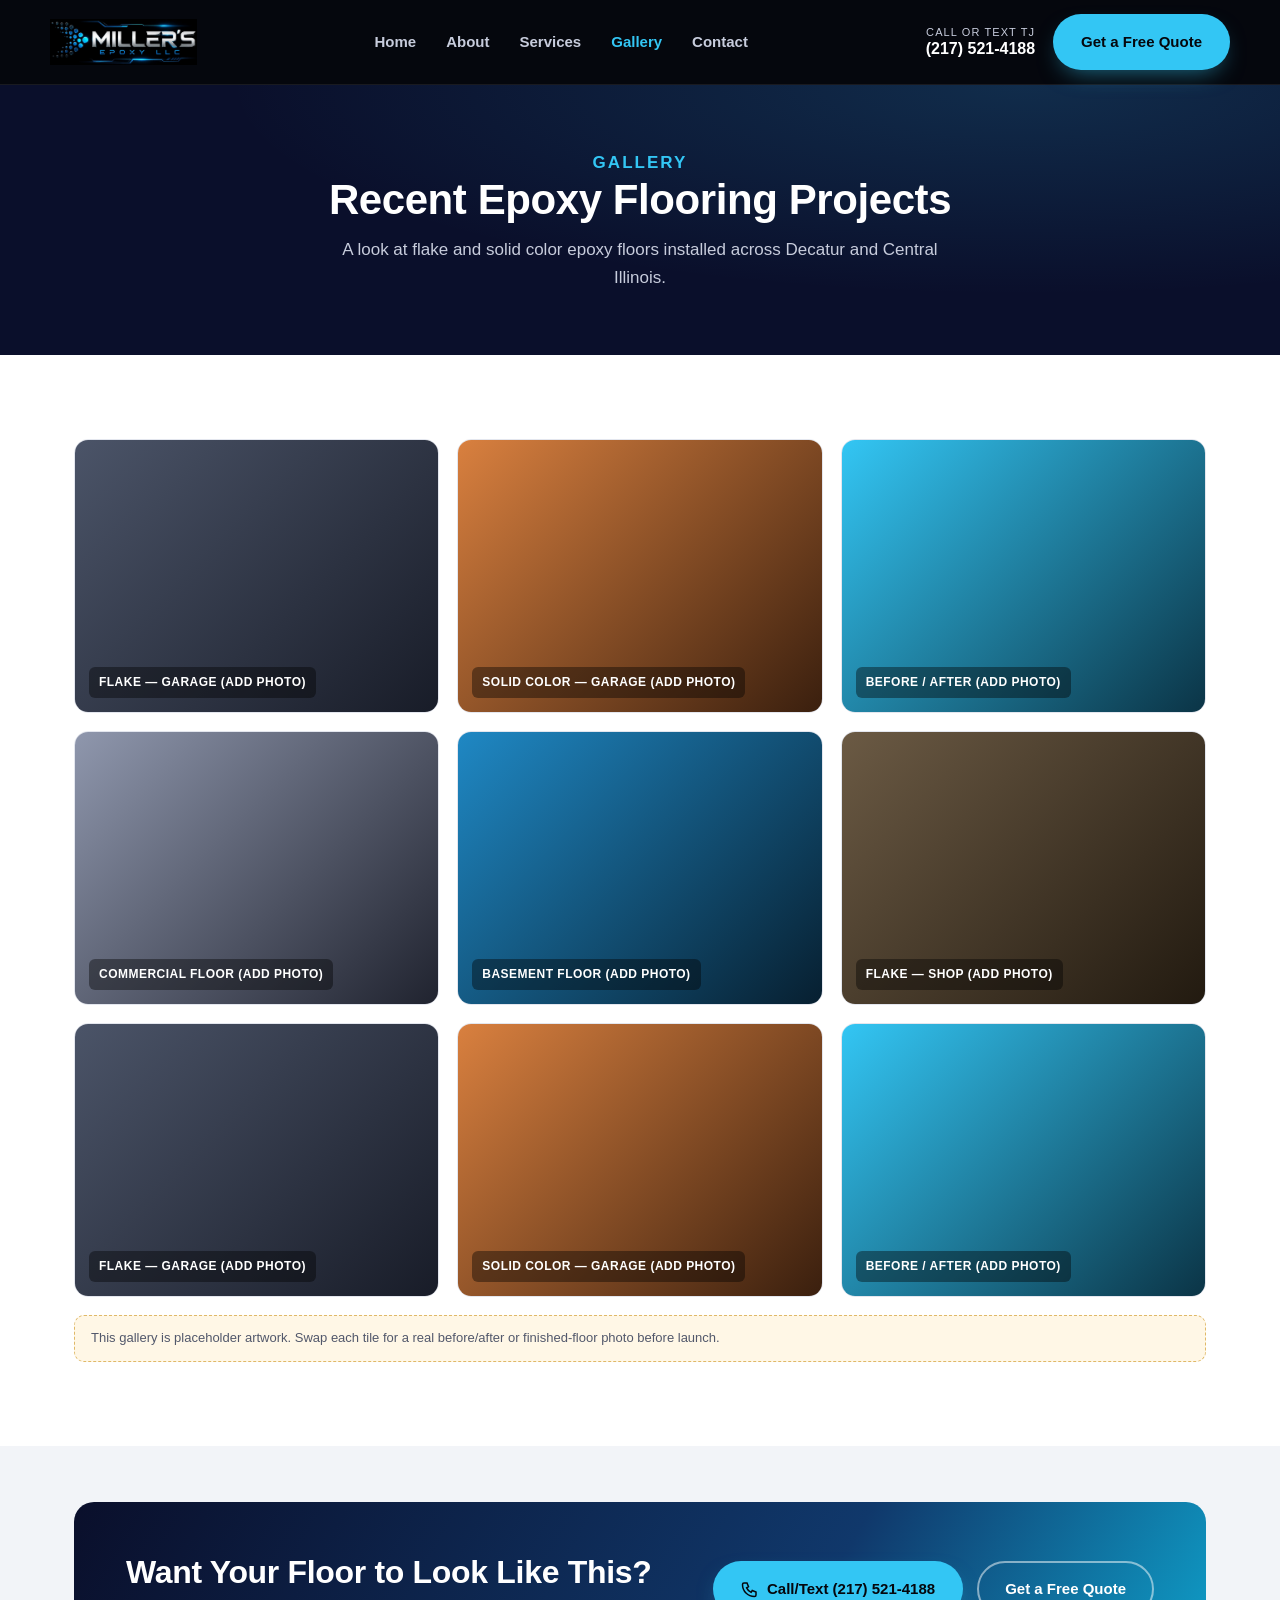
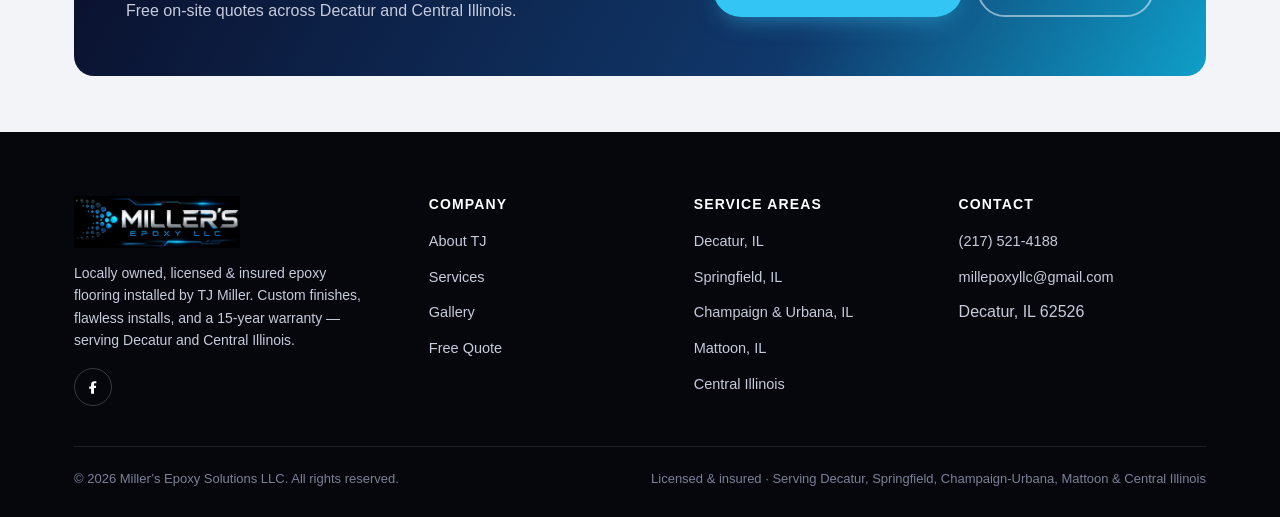
<file: gallery.html>
<!doctype html>
<html lang="en">
<head>
<meta charset="UTF-8">
<meta name="viewport" content="width=device-width, initial-scale=1.0">
<title>Epoxy Flooring Gallery | Miller&rsquo;s Epoxy Solutions LLC</title>
<meta name="description" content="See flake epoxy and solid color epoxy garage floor projects installed by Miller's Epoxy Solutions across Decatur and Central Illinois.">
<link rel="canonical" href="https://millersepoxysolutions.com/gallery.html">
<meta property="og:title" content="Epoxy Flooring Gallery | Miller&rsquo;s Epoxy Solutions LLC">
<meta property="og:description" content="See flake epoxy and solid color epoxy garage floor projects installed by Miller's Epoxy Solutions across Decatur and Central Illinois.">
<meta property="og:type" content="website">
<meta property="og:url" content="https://millersepoxysolutions.com/gallery.html">
<link rel="icon" type="image/jpeg" href="assets/images/logo.jpg">
<link rel="stylesheet" href="assets/css/styles.css">
</head>
<body>
  <header class="site-header">
    <div class="container header-inner">
      <a href="index.html" class="brand">
        <img class="brand-mark" src="assets/images/logo-wordmark.jpg" alt="Miller&rsquo;s Epoxy LLC" width="283" height="89" loading="lazy">
      </a>
      <nav class="main-nav" id="main-nav">
      <a href="index.html">Home</a>
      <a href="about.html">About</a>
      <a href="services.html">Services</a>
      <a href="gallery.html" class="active">Gallery</a>
      <a href="contact.html">Contact</a>
      </nav>
      <div class="header-actions">
        <a class="header-phone" href="tel:+12175214188">
          <small>Call or Text TJ</small>
          <strong>(217) 521-4188</strong>
        </a>
        <a href="contact.html" class="btn btn-primary">Get a Free Quote</a>
        <button class="nav-toggle" id="nav-toggle" aria-label="Toggle navigation" aria-expanded="false">
          <svg width="20" height="20" viewBox="0 0 24 24" fill="none"><path d="M3 6h18M3 12h18M3 18h18" stroke="currentColor" stroke-width="2" stroke-linecap="round"/></svg>
        </button>
      </div>
    </div>
  </header>

  <section class="page-hero">
    <div class="container">
      <p class="eyebrow">Gallery</p>
      <h1>Recent Epoxy Flooring Projects</h1>
      <p>A look at flake and solid color epoxy floors installed across Decatur and Central Illinois.</p>
    </div>
  </section>

  <section class="on-surface">
    <div class="container">
      <div class="gallery-grid">
      <div class="gallery-item">
        <div class="ph g1"><span>Flake &mdash; Garage (add photo)</span></div>
      </div>
      <div class="gallery-item">
        <div class="ph g2"><span>Solid Color &mdash; Garage (add photo)</span></div>
      </div>
      <div class="gallery-item">
        <div class="ph g3"><span>Before / After (add photo)</span></div>
      </div>
      <div class="gallery-item">
        <div class="ph g4"><span>Commercial Floor (add photo)</span></div>
      </div>
      <div class="gallery-item">
        <div class="ph g5"><span>Basement Floor (add photo)</span></div>
      </div>
      <div class="gallery-item">
        <div class="ph g6"><span>Flake &mdash; Shop (add photo)</span></div>
      </div>
      <div class="gallery-item">
        <div class="ph g1"><span>Flake &mdash; Garage (add photo)</span></div>
      </div>
      <div class="gallery-item">
        <div class="ph g2"><span>Solid Color &mdash; Garage (add photo)</span></div>
      </div>
      <div class="gallery-item">
        <div class="ph g3"><span>Before / After (add photo)</span></div>
      </div>
      </div>
      <div class="placeholder-note">This gallery is placeholder artwork. Swap each tile for a real before/after or finished-floor photo before launch.</div>
    </div>
  </section>

  <section class="tight">
    <div class="container">
    <div class="cta-banner">
      <div>
        <h2>Want Your Floor to Look Like This?</h2>
        <p>Free on-site quotes across Decatur and Central Illinois.</p>
      </div>
      <div class="actions">
        <a href="tel:+12175214188" class="btn btn-primary"><svg width="18" height="18" viewBox="0 0 24 24" fill="none"><path d="M4 4h4l2 5-2.5 1.5a12 12 0 006 6L15 14l5 2v4c0 1-1 2-2 2C9 22 2 15 2 6c0-1 1-2 2-2z" stroke="currentColor" stroke-width="2"/></svg> Call/Text (217) 521-4188</a>
        <a href="contact.html" class="btn btn-outline">Get a Free Quote</a>
      </div>
    </div>
    </div>
  </section>

  <footer class="site-footer">
    <div class="container">
      <div class="footer-grid">
        <div class="footer-brand">
          <a href="index.html" class="brand">
            <img class="brand-mark" src="assets/images/logo-wordmark.jpg" alt="Miller&rsquo;s Epoxy LLC" width="283" height="89" loading="lazy">
          </a>
          <p>Locally owned, licensed &amp; insured epoxy flooring installed by TJ Miller. Custom finishes, flawless installs, and a 15-year warranty &mdash; serving Decatur and Central Illinois.</p>
          <div class="social-row">
            <a href="https://www.facebook.com/p/Millers-Epoxy-Solutions-LLC-61568597266206/" target="_blank" rel="noopener" aria-label="Miller's Epoxy Solutions on Facebook"><svg width="16" height="16" viewBox="0 0 24 24" fill="currentColor"><path d="M13.5 22v-8.4h2.8l.4-3.3h-3.2V8.1c0-.95.27-1.6 1.63-1.6H17V3.5C16.6 3.44 15.4 3.3 14 3.3c-2.9 0-4.9 1.77-4.9 5v2.9H6.3v3.3h2.8V22h4.4z"/></svg></a>
          </div>
        </div>
        <div class="footer-col">
          <h4>Company</h4>
          <ul>
            <li><a href="about.html">About TJ</a></li>
            <li><a href="services.html">Services</a></li>
            <li><a href="gallery.html">Gallery</a></li>
            <li><a href="contact.html">Free Quote</a></li>
          </ul>
        </div>
        <div class="footer-col">
          <h4>Service Areas</h4>
          <ul>
            <li><a href="decatur-epoxy-flooring.html">Decatur, IL</a></li>
        <li><a href="springfield-il-epoxy-flooring.html">Springfield, IL</a></li>
        <li><a href="champaign-urbana-epoxy-flooring.html">Champaign & Urbana, IL</a></li>
        <li><a href="mattoon-illinois-epoxy-flooring.html">Mattoon, IL</a></li>
        <li><a href="central-illinois-epoxy-flooring.html">Central Illinois</a></li>
          </ul>
        </div>
        <div class="footer-col">
          <h4>Contact</h4>
          <ul>
            <li><a href="tel:+12175214188">(217) 521-4188</a></li>
            <li><a href="mailto:millepoxyllc@gmail.com">millepoxyllc@gmail.com</a></li>
            <li><span>Decatur, IL 62526</span></li>
          </ul>
        </div>
      </div>
      <div class="footer-bottom">
        <span>&copy; <span id="year"></span> Miller&rsquo;s Epoxy Solutions LLC. All rights reserved.</span>
        <span>Licensed &amp; insured &middot; Serving Decatur, Springfield, Champaign-Urbana, Mattoon &amp; Central Illinois</span>
      </div>
    </div>
  </footer>

  <div class="mobile-call-bar">
    <a class="btn btn-primary btn-block" href="tel:+12175214188">Call/Text TJ Now</a>
    <a class="btn btn-outline btn-block" style="color:#fff;border-color:rgba(255,255,255,.3)" href="contact.html">Free Quote</a>
  </div>

  <script src="assets/js/main.js"></script>
</body>
</html>
</file>
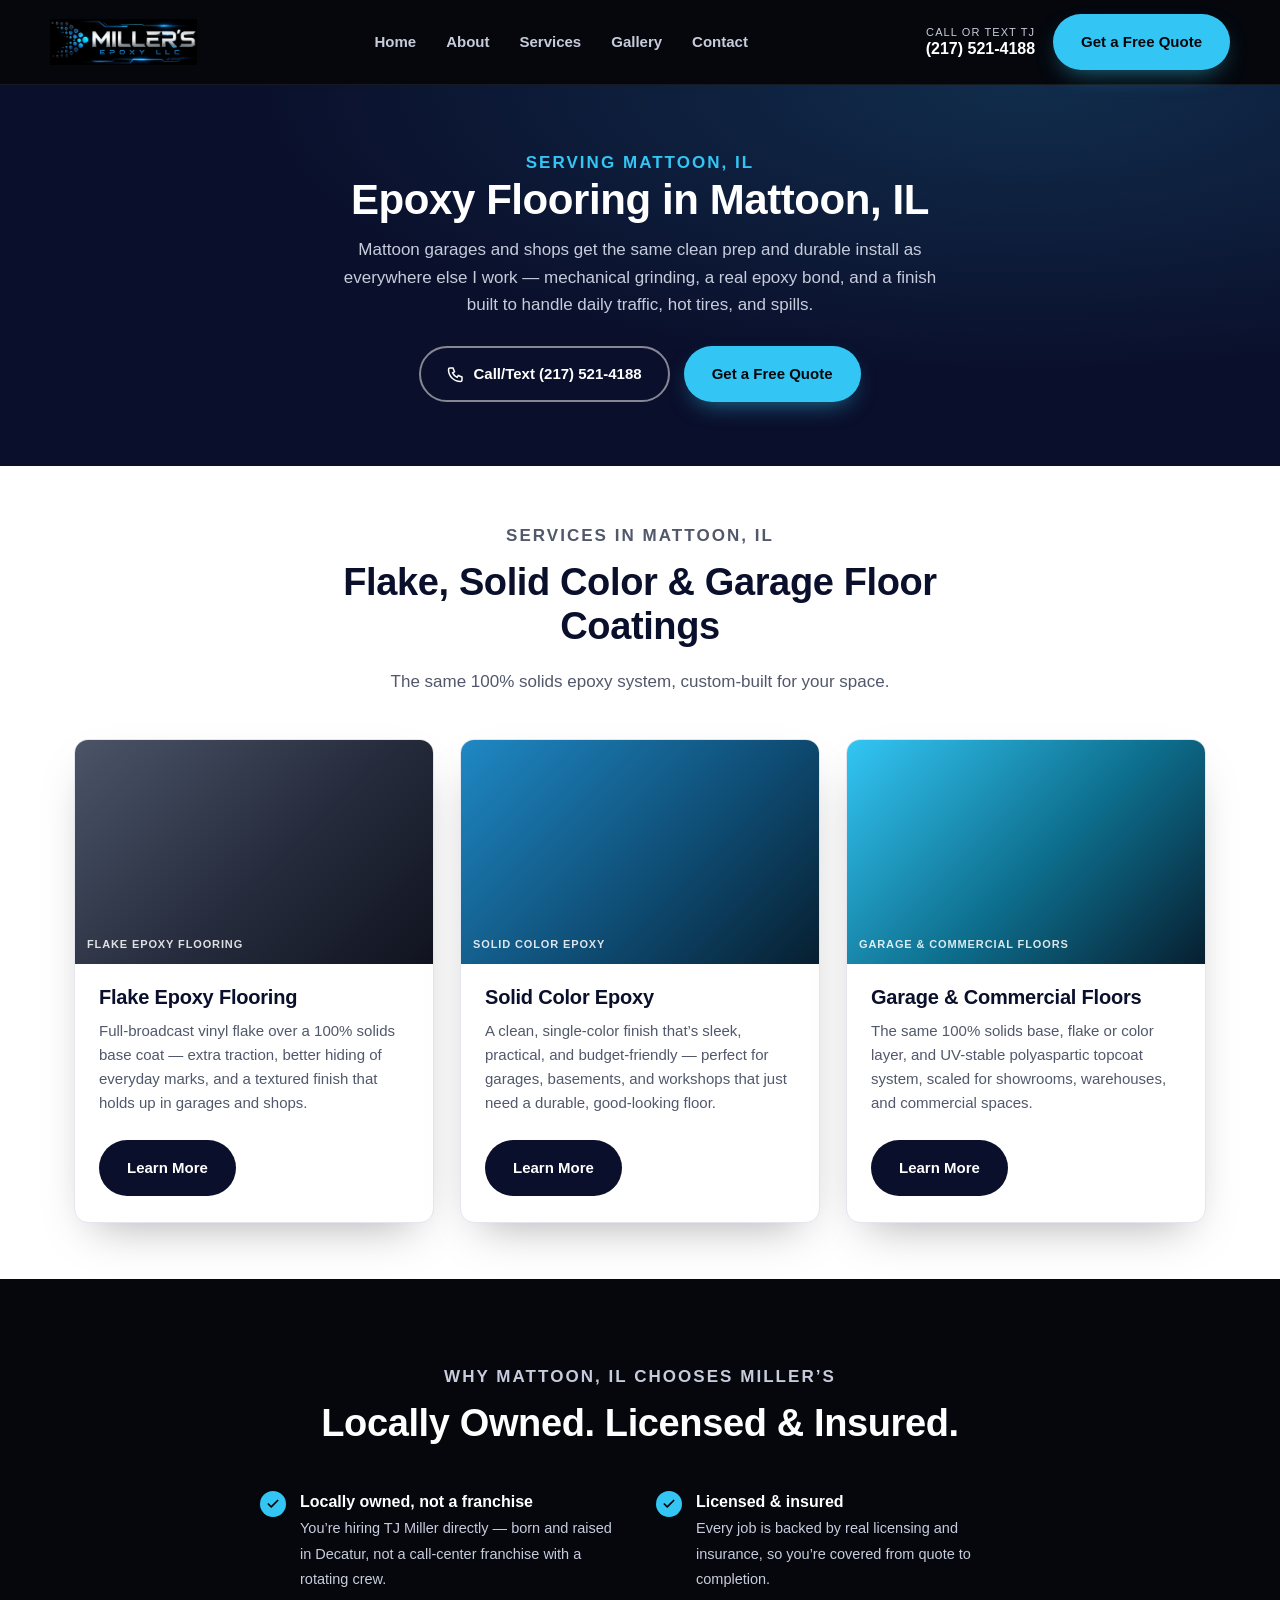
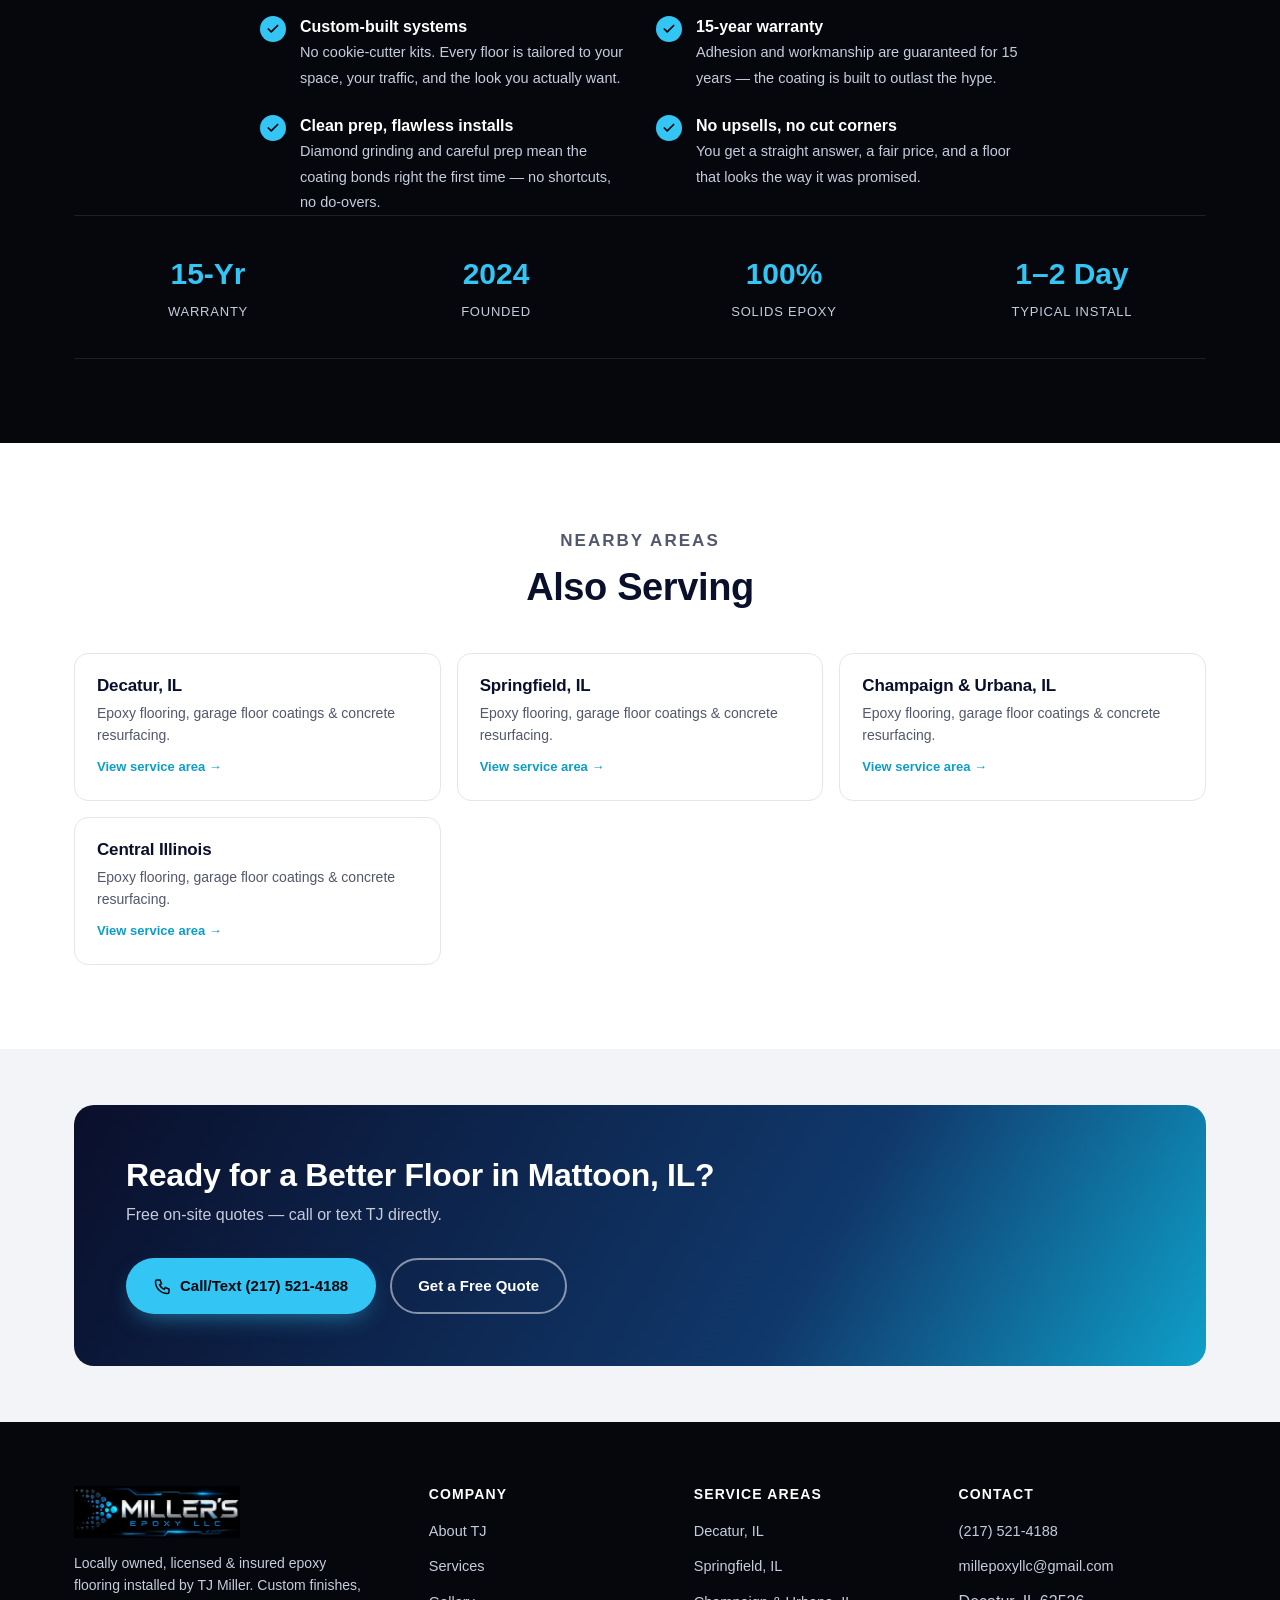
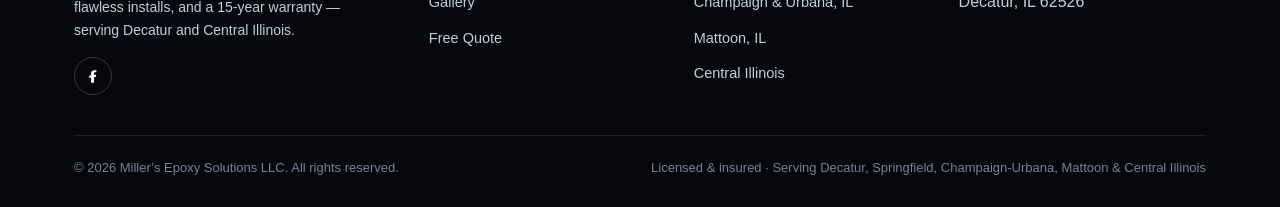
<file: mattoon-illinois-epoxy-flooring.html>
<!doctype html>
<html lang="en">
<head>
<meta charset="UTF-8">
<meta name="viewport" content="width=device-width, initial-scale=1.0">
<title>Epoxy Flooring in Mattoon, IL | Miller&rsquo;s Epoxy Solutions LLC</title>
<meta name="description" content="Flake and solid color epoxy flooring, garage floor coatings, and commercial flooring in Mattoon, IL. Licensed, insured, 15-year warranty. Free quotes from TJ Miller.">
<link rel="canonical" href="https://millersepoxysolutions.com/mattoon-illinois-epoxy-flooring.html">
<meta property="og:title" content="Epoxy Flooring in Mattoon, IL | Miller&rsquo;s Epoxy Solutions LLC">
<meta property="og:description" content="Flake and solid color epoxy flooring, garage floor coatings, and commercial flooring in Mattoon, IL. Licensed, insured, 15-year warranty. Free quotes from TJ Miller.">
<meta property="og:type" content="website">
<meta property="og:url" content="https://millersepoxysolutions.com/mattoon-illinois-epoxy-flooring.html">
<link rel="icon" type="image/jpeg" href="assets/images/logo.jpg">
<link rel="stylesheet" href="assets/css/styles.css">
</head>
<body>
  <header class="site-header">
    <div class="container header-inner">
      <a href="index.html" class="brand">
        <img class="brand-mark" src="assets/images/logo-wordmark.jpg" alt="Miller&rsquo;s Epoxy LLC" width="283" height="89" loading="lazy">
      </a>
      <nav class="main-nav" id="main-nav">
      <a href="index.html">Home</a>
      <a href="about.html">About</a>
      <a href="services.html">Services</a>
      <a href="gallery.html">Gallery</a>
      <a href="contact.html">Contact</a>
      </nav>
      <div class="header-actions">
        <a class="header-phone" href="tel:+12175214188">
          <small>Call or Text TJ</small>
          <strong>(217) 521-4188</strong>
        </a>
        <a href="contact.html" class="btn btn-primary">Get a Free Quote</a>
        <button class="nav-toggle" id="nav-toggle" aria-label="Toggle navigation" aria-expanded="false">
          <svg width="20" height="20" viewBox="0 0 24 24" fill="none"><path d="M3 6h18M3 12h18M3 18h18" stroke="currentColor" stroke-width="2" stroke-linecap="round"/></svg>
        </button>
      </div>
    </div>
  </header>

  <section class="page-hero">
    <div class="container">
      <p class="eyebrow">Serving Mattoon, IL</p>
      <h1>Epoxy Flooring in Mattoon, IL</h1>
      <p>Mattoon garages and shops get the same clean prep and durable install as everywhere else I work &mdash; mechanical grinding, a real epoxy bond, and a finish built to handle daily traffic, hot tires, and spills.</p>
      <div class="hero-ctas" style="justify-content:center;">
        <a href="tel:+12175214188" class="btn btn-outline"><svg width="18" height="18" viewBox="0 0 24 24" fill="none"><path d="M4 4h4l2 5-2.5 1.5a12 12 0 006 6L15 14l5 2v4c0 1-1 2-2 2C9 22 2 15 2 6c0-1 1-2 2-2z" stroke="currentColor" stroke-width="2"/></svg> Call/Text (217) 521-4188</a>
        <a href="contact.html" class="btn btn-primary">Get a Free Quote</a>
      </div>
    </div>
  </section>

  <section class="on-surface tight">
    <div class="container">
      <div class="section-head center">
        <p class="eyebrow">Services in Mattoon, IL</p>
        <h2>Flake, Solid Color &amp; Garage Floor Coatings</h2>
        <p>The same 100% solids epoxy system, custom-built for your space.</p>
      </div>
      <div class="grid-3">
      <div class="card">
        <div class="thumb flake" data-label="Flake Epoxy Flooring"></div>
        <div class="body">
          <h3>Flake Epoxy Flooring</h3>
          <p>Full-broadcast vinyl flake over a 100% solids base coat &mdash; extra traction, better hiding of everyday marks, and a textured finish that holds up in garages and shops.</p>
          <a href="services.html#flake-epoxy" class="btn btn-dark">Learn More</a>
        </div>
      </div>
      <div class="card">
        <div class="thumb solid-blue" data-label="Solid Color Epoxy"></div>
        <div class="body">
          <h3>Solid Color Epoxy</h3>
          <p>A clean, single-color finish that&rsquo;s sleek, practical, and budget-friendly &mdash; perfect for garages, basements, and workshops that just need a durable, good-looking floor.</p>
          <a href="services.html#solid-color-epoxy" class="btn btn-dark">Learn More</a>
        </div>
      </div>
      <div class="card">
        <div class="thumb commercial" data-label="Garage &amp; Commercial Floors"></div>
        <div class="body">
          <h3>Garage &amp; Commercial Floors</h3>
          <p>The same 100% solids base, flake or color layer, and UV-stable polyaspartic topcoat system, scaled for showrooms, warehouses, and commercial spaces.</p>
          <a href="services.html#garage-commercial" class="btn btn-dark">Learn More</a>
        </div>
      </div>
      </div>
    </div>
  </section>

  <section class="on-black">
    <div class="container">
      <div class="section-head center">
        <p class="eyebrow">Why Mattoon, IL Chooses Miller&rsquo;s</p>
        <h2>Locally Owned. Licensed &amp; Insured.</h2>
      </div>
      <ul class="check-list" style="max-width:760px;margin:0 auto;display:grid;grid-template-columns:repeat(2,1fr);gap:22px 32px;">
      <li>
        <span class="tick"><svg width="14" height="14" viewBox="0 0 24 24" fill="none"><path d="M20 6L9 17l-5-5" stroke="currentColor" stroke-width="3" stroke-linecap="round" stroke-linejoin="round"/></svg></span>
        <span><strong>Locally owned, not a franchise</strong><span class="desc">You&rsquo;re hiring TJ Miller directly &mdash; born and raised in Decatur, not a call-center franchise with a rotating crew.</span></span>
      </li>
      <li>
        <span class="tick"><svg width="14" height="14" viewBox="0 0 24 24" fill="none"><path d="M20 6L9 17l-5-5" stroke="currentColor" stroke-width="3" stroke-linecap="round" stroke-linejoin="round"/></svg></span>
        <span><strong>Licensed &amp; insured</strong><span class="desc">Every job is backed by real licensing and insurance, so you&rsquo;re covered from quote to completion.</span></span>
      </li>
      <li>
        <span class="tick"><svg width="14" height="14" viewBox="0 0 24 24" fill="none"><path d="M20 6L9 17l-5-5" stroke="currentColor" stroke-width="3" stroke-linecap="round" stroke-linejoin="round"/></svg></span>
        <span><strong>Custom-built systems</strong><span class="desc">No cookie-cutter kits. Every floor is tailored to your space, your traffic, and the look you actually want.</span></span>
      </li>
      <li>
        <span class="tick"><svg width="14" height="14" viewBox="0 0 24 24" fill="none"><path d="M20 6L9 17l-5-5" stroke="currentColor" stroke-width="3" stroke-linecap="round" stroke-linejoin="round"/></svg></span>
        <span><strong>15-year warranty</strong><span class="desc">Adhesion and workmanship are guaranteed for 15 years &mdash; the coating is built to outlast the hype.</span></span>
      </li>
      <li>
        <span class="tick"><svg width="14" height="14" viewBox="0 0 24 24" fill="none"><path d="M20 6L9 17l-5-5" stroke="currentColor" stroke-width="3" stroke-linecap="round" stroke-linejoin="round"/></svg></span>
        <span><strong>Clean prep, flawless installs</strong><span class="desc">Diamond grinding and careful prep mean the coating bonds right the first time &mdash; no shortcuts, no do-overs.</span></span>
      </li>
      <li>
        <span class="tick"><svg width="14" height="14" viewBox="0 0 24 24" fill="none"><path d="M20 6L9 17l-5-5" stroke="currentColor" stroke-width="3" stroke-linecap="round" stroke-linejoin="round"/></svg></span>
        <span><strong>No upsells, no cut corners</strong><span class="desc">You get a straight answer, a fair price, and a floor that looks the way it was promised.</span></span>
      </li>
      </ul>
    <div class="stat-bar">
      <div class="stat"><strong>15-Yr</strong><span>Warranty</span></div>
      <div class="stat"><strong>2024</strong><span>Founded</span></div>
      <div class="stat"><strong>100%</strong><span>Solids Epoxy</span></div>
      <div class="stat"><strong>1&ndash;2 Day</strong><span>Typical Install</span></div>
    </div>
    </div>
  </section>

  <section class="on-surface">
    <div class="container">
      <div class="section-head center">
        <p class="eyebrow">Nearby Areas</p>
        <h2>Also Serving</h2>
      </div>
      <div class="area-grid">
      <a class="area-card" href="decatur-epoxy-flooring.html">
        <h3>Decatur, IL</h3>
        <p>Epoxy flooring, garage floor coatings &amp; concrete resurfacing.</p>
        <span class="go">View service area &rarr;</span>
      </a>
      <a class="area-card" href="springfield-il-epoxy-flooring.html">
        <h3>Springfield, IL</h3>
        <p>Epoxy flooring, garage floor coatings &amp; concrete resurfacing.</p>
        <span class="go">View service area &rarr;</span>
      </a>
      <a class="area-card" href="champaign-urbana-epoxy-flooring.html">
        <h3>Champaign & Urbana, IL</h3>
        <p>Epoxy flooring, garage floor coatings &amp; concrete resurfacing.</p>
        <span class="go">View service area &rarr;</span>
      </a>
      <a class="area-card" href="central-illinois-epoxy-flooring.html">
        <h3>Central Illinois</h3>
        <p>Epoxy flooring, garage floor coatings &amp; concrete resurfacing.</p>
        <span class="go">View service area &rarr;</span>
      </a>
      </div>
    </div>
  </section>

  <section class="tight">
    <div class="container">
    <div class="cta-banner">
      <div>
        <h2>Ready for a Better Floor in Mattoon, IL?</h2>
        <p>Free on-site quotes &mdash; call or text TJ directly.</p>
      </div>
      <div class="actions">
        <a href="tel:+12175214188" class="btn btn-primary"><svg width="18" height="18" viewBox="0 0 24 24" fill="none"><path d="M4 4h4l2 5-2.5 1.5a12 12 0 006 6L15 14l5 2v4c0 1-1 2-2 2C9 22 2 15 2 6c0-1 1-2 2-2z" stroke="currentColor" stroke-width="2"/></svg> Call/Text (217) 521-4188</a>
        <a href="contact.html" class="btn btn-outline">Get a Free Quote</a>
      </div>
    </div>
    </div>
  </section>

  <footer class="site-footer">
    <div class="container">
      <div class="footer-grid">
        <div class="footer-brand">
          <a href="index.html" class="brand">
            <img class="brand-mark" src="assets/images/logo-wordmark.jpg" alt="Miller&rsquo;s Epoxy LLC" width="283" height="89" loading="lazy">
          </a>
          <p>Locally owned, licensed &amp; insured epoxy flooring installed by TJ Miller. Custom finishes, flawless installs, and a 15-year warranty &mdash; serving Decatur and Central Illinois.</p>
          <div class="social-row">
            <a href="https://www.facebook.com/p/Millers-Epoxy-Solutions-LLC-61568597266206/" target="_blank" rel="noopener" aria-label="Miller's Epoxy Solutions on Facebook"><svg width="16" height="16" viewBox="0 0 24 24" fill="currentColor"><path d="M13.5 22v-8.4h2.8l.4-3.3h-3.2V8.1c0-.95.27-1.6 1.63-1.6H17V3.5C16.6 3.44 15.4 3.3 14 3.3c-2.9 0-4.9 1.77-4.9 5v2.9H6.3v3.3h2.8V22h4.4z"/></svg></a>
          </div>
        </div>
        <div class="footer-col">
          <h4>Company</h4>
          <ul>
            <li><a href="about.html">About TJ</a></li>
            <li><a href="services.html">Services</a></li>
            <li><a href="gallery.html">Gallery</a></li>
            <li><a href="contact.html">Free Quote</a></li>
          </ul>
        </div>
        <div class="footer-col">
          <h4>Service Areas</h4>
          <ul>
            <li><a href="decatur-epoxy-flooring.html">Decatur, IL</a></li>
        <li><a href="springfield-il-epoxy-flooring.html">Springfield, IL</a></li>
        <li><a href="champaign-urbana-epoxy-flooring.html">Champaign & Urbana, IL</a></li>
        <li><a href="mattoon-illinois-epoxy-flooring.html">Mattoon, IL</a></li>
        <li><a href="central-illinois-epoxy-flooring.html">Central Illinois</a></li>
          </ul>
        </div>
        <div class="footer-col">
          <h4>Contact</h4>
          <ul>
            <li><a href="tel:+12175214188">(217) 521-4188</a></li>
            <li><a href="mailto:millepoxyllc@gmail.com">millepoxyllc@gmail.com</a></li>
            <li><span>Decatur, IL 62526</span></li>
          </ul>
        </div>
      </div>
      <div class="footer-bottom">
        <span>&copy; <span id="year"></span> Miller&rsquo;s Epoxy Solutions LLC. All rights reserved.</span>
        <span>Licensed &amp; insured &middot; Serving Decatur, Springfield, Champaign-Urbana, Mattoon &amp; Central Illinois</span>
      </div>
    </div>
  </footer>

  <div class="mobile-call-bar">
    <a class="btn btn-primary btn-block" href="tel:+12175214188">Call/Text TJ Now</a>
    <a class="btn btn-outline btn-block" style="color:#fff;border-color:rgba(255,255,255,.3)" href="contact.html">Free Quote</a>
  </div>

  <script src="assets/js/main.js"></script>
</body>
</html>
</file>
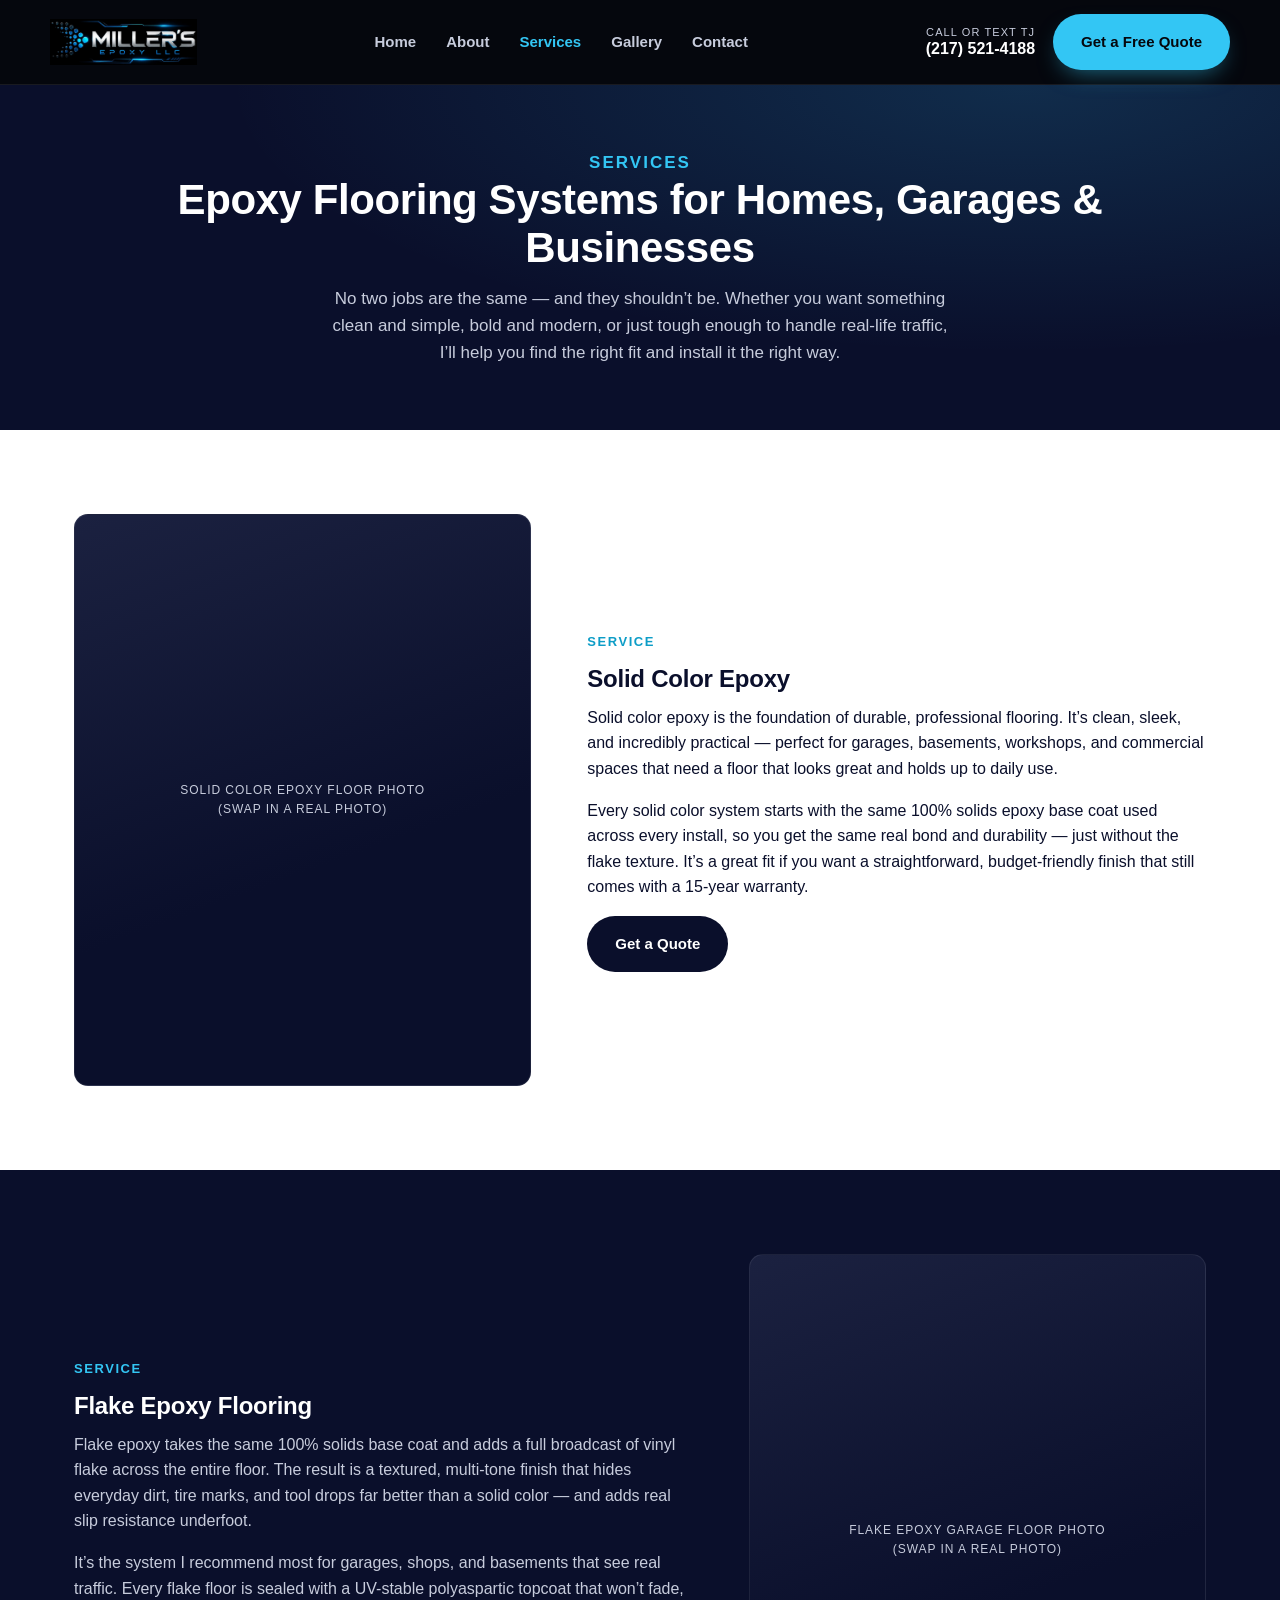
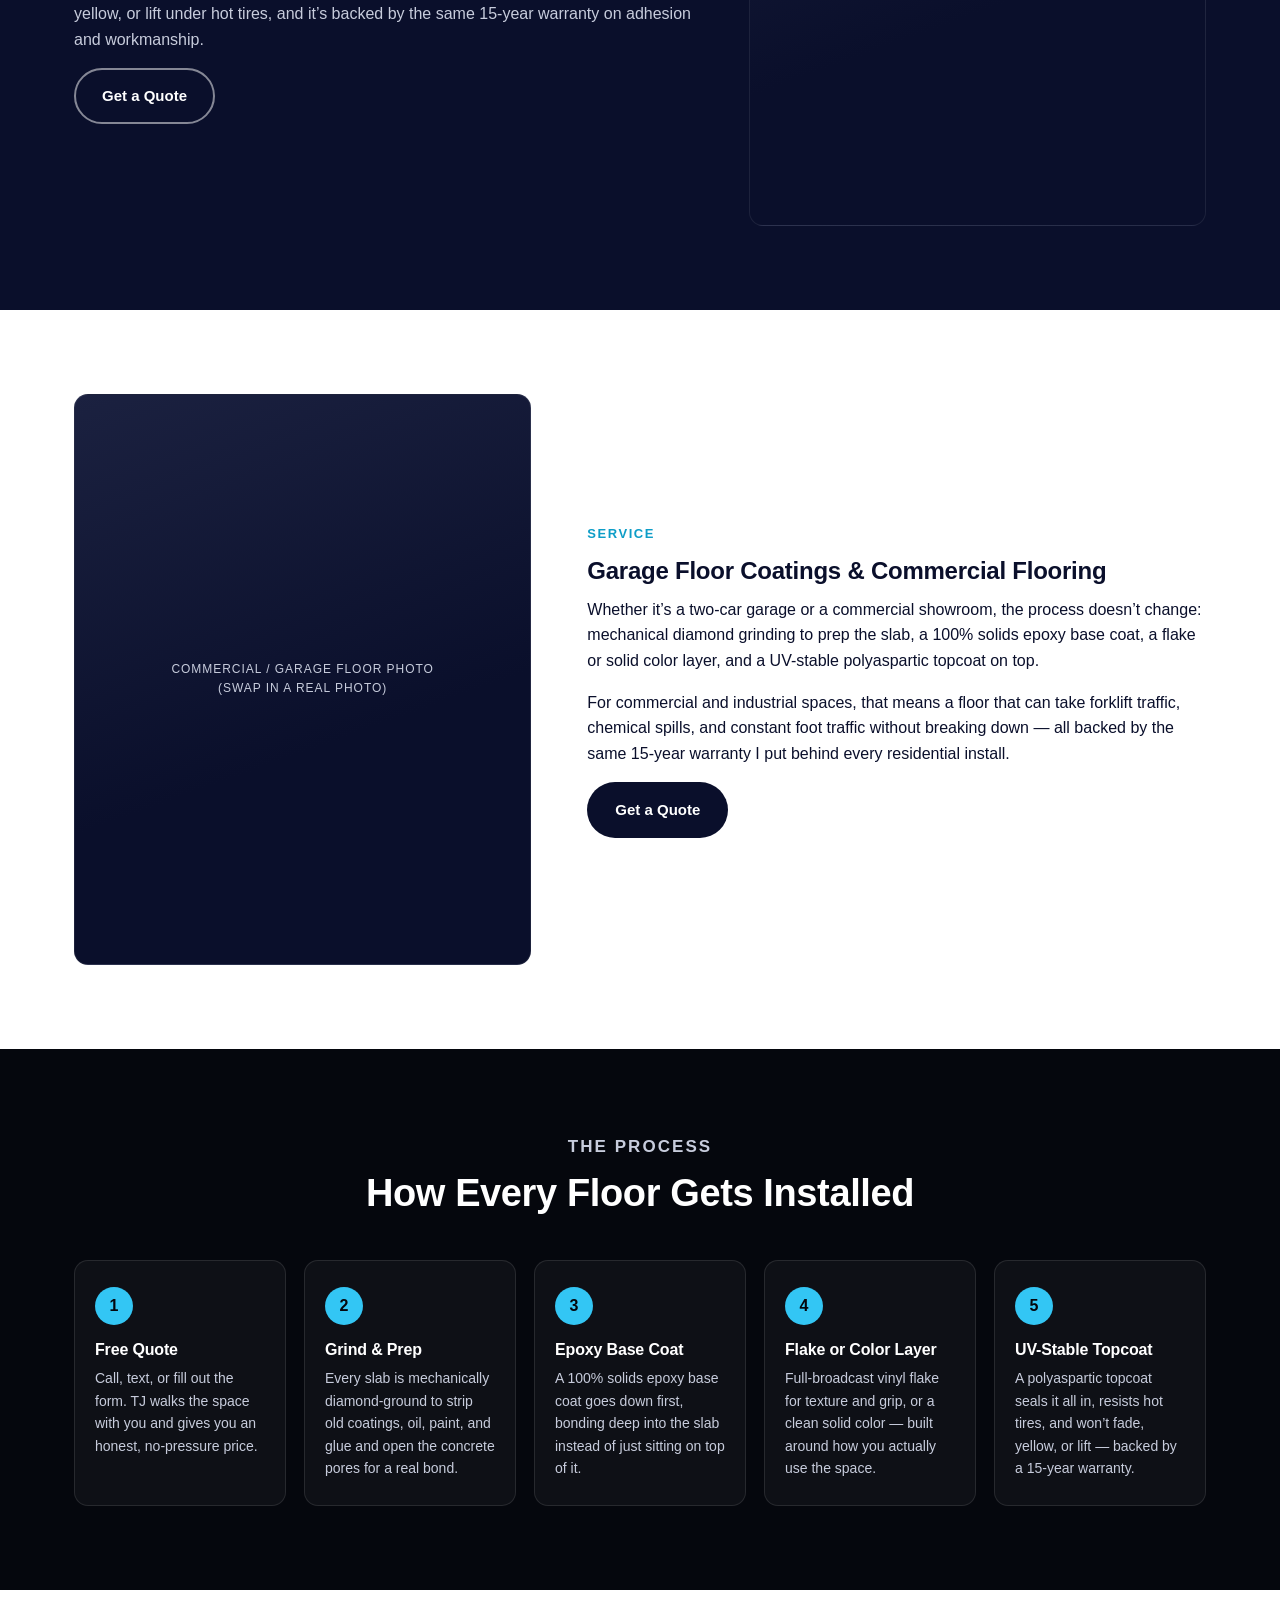
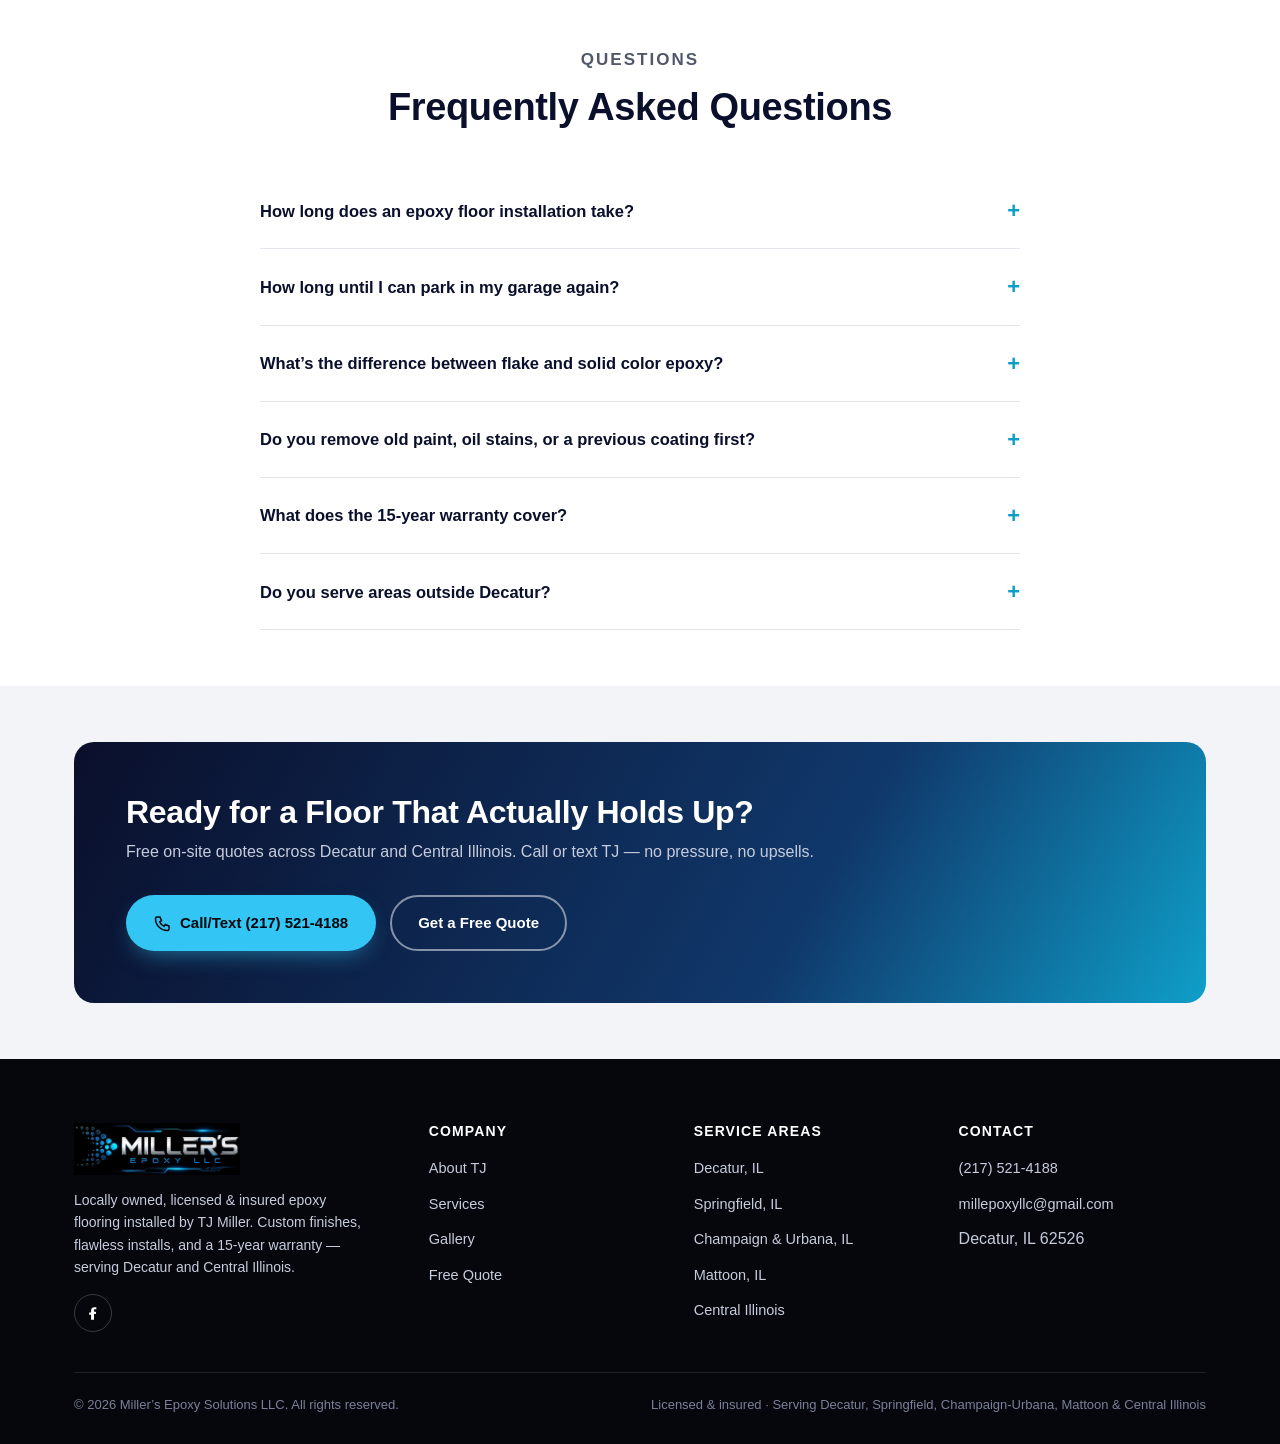
<file: services.html>
<!doctype html>
<html lang="en">
<head>
<meta charset="UTF-8">
<meta name="viewport" content="width=device-width, initial-scale=1.0">
<title>Epoxy Flooring Services | Flake &amp; Solid Color Epoxy | Miller&rsquo;s Epoxy Solutions</title>
<meta name="description" content="Flake epoxy flooring, solid color epoxy, garage floor coatings and commercial flooring in Decatur and Central Illinois. 100% solids base coat, UV-stable polyaspartic topcoat, 15-year warranty.">
<link rel="canonical" href="https://millersepoxysolutions.com/services.html">
<meta property="og:title" content="Epoxy Flooring Services | Flake &amp; Solid Color Epoxy | Miller&rsquo;s Epoxy Solutions">
<meta property="og:description" content="Flake epoxy flooring, solid color epoxy, garage floor coatings and commercial flooring in Decatur and Central Illinois. 100% solids base coat, UV-stable polyaspartic topcoat, 15-year warranty.">
<meta property="og:type" content="website">
<meta property="og:url" content="https://millersepoxysolutions.com/services.html">
<link rel="icon" type="image/jpeg" href="assets/images/logo.jpg">
<link rel="stylesheet" href="assets/css/styles.css">
</head>
<body>
  <header class="site-header">
    <div class="container header-inner">
      <a href="index.html" class="brand">
        <img class="brand-mark" src="assets/images/logo-wordmark.jpg" alt="Miller&rsquo;s Epoxy LLC" width="283" height="89" loading="lazy">
      </a>
      <nav class="main-nav" id="main-nav">
      <a href="index.html">Home</a>
      <a href="about.html">About</a>
      <a href="services.html" class="active">Services</a>
      <a href="gallery.html">Gallery</a>
      <a href="contact.html">Contact</a>
      </nav>
      <div class="header-actions">
        <a class="header-phone" href="tel:+12175214188">
          <small>Call or Text TJ</small>
          <strong>(217) 521-4188</strong>
        </a>
        <a href="contact.html" class="btn btn-primary">Get a Free Quote</a>
        <button class="nav-toggle" id="nav-toggle" aria-label="Toggle navigation" aria-expanded="false">
          <svg width="20" height="20" viewBox="0 0 24 24" fill="none"><path d="M3 6h18M3 12h18M3 18h18" stroke="currentColor" stroke-width="2" stroke-linecap="round"/></svg>
        </button>
      </div>
    </div>
  </header>

  <section class="page-hero">
    <div class="container">
      <p class="eyebrow">Services</p>
      <h1>Epoxy Flooring Systems for Homes, Garages &amp; Businesses</h1>
      <p>No two jobs are the same &mdash; and they shouldn&rsquo;t be. Whether you want something clean and simple, bold and modern, or just tough enough to handle real-life traffic, I&rsquo;ll help you find the right fit and install it the right way.</p>
    </div>
  </section>

  <section class="on-surface" id="solid-color-epoxy">
    <div class="container split">
      <div class="media"><div class="placeholder-tag">Solid color epoxy floor photo<br>(swap in a real photo)</div></div>
      <div>
        <p class="eyebrow">Service</p>
        <h2>Solid Color Epoxy</h2>
        <p>Solid color epoxy is the foundation of durable, professional flooring. It&rsquo;s clean, sleek, and incredibly practical &mdash; perfect for garages, basements, workshops, and commercial spaces that need a floor that looks great and holds up to daily use.</p>
        <p>Every solid color system starts with the same 100% solids epoxy base coat used across every install, so you get the same real bond and durability &mdash; just without the flake texture. It&rsquo;s a great fit if you want a straightforward, budget-friendly finish that still comes with a 15-year warranty.</p>
        <a href="contact.html" class="btn btn-dark">Get a Quote</a>
      </div>
    </div>
  </section>

  <section class="on-dark" id="flake-epoxy">
    <div class="container split split-reverse">
      <div>
        <p class="eyebrow">Service</p>
        <h2>Flake Epoxy Flooring</h2>
        <p class="muted">Flake epoxy takes the same 100% solids base coat and adds a full broadcast of vinyl flake across the entire floor. The result is a textured, multi-tone finish that hides everyday dirt, tire marks, and tool drops far better than a solid color &mdash; and adds real slip resistance underfoot.</p>
        <p class="muted">It&rsquo;s the system I recommend most for garages, shops, and basements that see real traffic. Every flake floor is sealed with a UV-stable polyaspartic topcoat that won&rsquo;t fade, yellow, or lift under hot tires, and it&rsquo;s backed by the same 15-year warranty on adhesion and workmanship.</p>
        <a href="contact.html" class="btn btn-outline">Get a Quote</a>
      </div>
      <div class="media"><div class="placeholder-tag">Flake epoxy garage floor photo<br>(swap in a real photo)</div></div>
    </div>
  </section>

  <section class="on-surface" id="garage-commercial">
    <div class="container split">
      <div class="media"><div class="placeholder-tag">Commercial / garage floor photo<br>(swap in a real photo)</div></div>
      <div>
        <p class="eyebrow">Service</p>
        <h2>Garage Floor Coatings &amp; Commercial Flooring</h2>
        <p>Whether it&rsquo;s a two-car garage or a commercial showroom, the process doesn&rsquo;t change: mechanical diamond grinding to prep the slab, a 100% solids epoxy base coat, a flake or solid color layer, and a UV-stable polyaspartic topcoat on top.</p>
        <p>For commercial and industrial spaces, that means a floor that can take forklift traffic, chemical spills, and constant foot traffic without breaking down &mdash; all backed by the same 15-year warranty I put behind every residential install.</p>
        <a href="contact.html" class="btn btn-dark">Get a Quote</a>
      </div>
    </div>
  </section>

  <section class="on-black">
    <div class="container">
      <div class="section-head center">
        <p class="eyebrow">The Process</p>
        <h2>How Every Floor Gets Installed</h2>
      </div>
      <div class="process">
      <div class="process-step">
        <div class="num">1</div>
        <h3>Free Quote</h3>
        <p>Call, text, or fill out the form. TJ walks the space with you and gives you an honest, no-pressure price.</p>
      </div>
      <div class="process-step">
        <div class="num">2</div>
        <h3>Grind &amp; Prep</h3>
        <p>Every slab is mechanically diamond-ground to strip old coatings, oil, paint, and glue and open the concrete pores for a real bond.</p>
      </div>
      <div class="process-step">
        <div class="num">3</div>
        <h3>Epoxy Base Coat</h3>
        <p>A 100% solids epoxy base coat goes down first, bonding deep into the slab instead of just sitting on top of it.</p>
      </div>
      <div class="process-step">
        <div class="num">4</div>
        <h3>Flake or Color Layer</h3>
        <p>Full-broadcast vinyl flake for texture and grip, or a clean solid color &mdash; built around how you actually use the space.</p>
      </div>
      <div class="process-step">
        <div class="num">5</div>
        <h3>UV-Stable Topcoat</h3>
        <p>A polyaspartic topcoat seals it all in, resists hot tires, and won&rsquo;t fade, yellow, or lift &mdash; backed by a 15-year warranty.</p>
      </div>
      </div>
    </div>
  </section>

  <section class="on-surface tight">
    <div class="container">
      <div class="section-head center">
        <p class="eyebrow">Questions</p>
        <h2>Frequently Asked Questions</h2>
      </div>
      <div style="max-width:760px;margin:0 auto;">
    <details class="faq-item">
      <summary>How long does an epoxy floor installation take?</summary>
      <p>Most residential garages are done in 1&ndash;2 days from grinding to final topcoat. Larger commercial spaces take longer depending on square footage &mdash; TJ will give you a firm timeline with your quote.</p>
    </details>
    <details class="faq-item">
      <summary>How long until I can park in my garage again?</summary>
      <p>You can typically walk on the floor within 24 hours and drive on it within a few days. TJ will give you exact cure times for your specific system when he quotes the job.</p>
    </details>
    <details class="faq-item">
      <summary>What&rsquo;s the difference between flake and solid color epoxy?</summary>
      <p>Solid color epoxy is a clean, single-color finish that&rsquo;s simple and budget-friendly. Flake epoxy broadcasts vinyl flake into the base coat for texture, extra grip, and better hiding of everyday dirt and tire marks.</p>
    </details>
    <details class="faq-item">
      <summary>Do you remove old paint, oil stains, or a previous coating first?</summary>
      <p>Yes. Every slab is mechanically diamond-ground before anything goes down, which strips old coatings, oil, paint, and glue and opens the concrete so the new epoxy actually bonds instead of peeling later.</p>
    </details>
    <details class="faq-item">
      <summary>What does the 15-year warranty cover?</summary>
      <p>The warranty covers adhesion and workmanship &mdash; if the coating doesn&rsquo;t bond right or the install fails to hold up as it should, TJ stands behind it.</p>
    </details>
    <details class="faq-item">
      <summary>Do you serve areas outside Decatur?</summary>
      <p>Yes &mdash; Springfield, Champaign, Urbana, Savoy, Mattoon, and surrounding Central Illinois communities. If you&rsquo;re not sure you&rsquo;re in range, just call or text.</p>
    </details>
      </div>
    </div>
  </section>

  <section class="tight">
    <div class="container">
    <div class="cta-banner">
      <div>
        <h2>Ready for a Floor That Actually Holds Up?</h2>
        <p>Free on-site quotes across Decatur and Central Illinois. Call or text TJ &mdash; no pressure, no upsells.</p>
      </div>
      <div class="actions">
        <a href="tel:+12175214188" class="btn btn-primary"><svg width="18" height="18" viewBox="0 0 24 24" fill="none"><path d="M4 4h4l2 5-2.5 1.5a12 12 0 006 6L15 14l5 2v4c0 1-1 2-2 2C9 22 2 15 2 6c0-1 1-2 2-2z" stroke="currentColor" stroke-width="2"/></svg> Call/Text (217) 521-4188</a>
        <a href="contact.html" class="btn btn-outline">Get a Free Quote</a>
      </div>
    </div>
    </div>
  </section>

  <footer class="site-footer">
    <div class="container">
      <div class="footer-grid">
        <div class="footer-brand">
          <a href="index.html" class="brand">
            <img class="brand-mark" src="assets/images/logo-wordmark.jpg" alt="Miller&rsquo;s Epoxy LLC" width="283" height="89" loading="lazy">
          </a>
          <p>Locally owned, licensed &amp; insured epoxy flooring installed by TJ Miller. Custom finishes, flawless installs, and a 15-year warranty &mdash; serving Decatur and Central Illinois.</p>
          <div class="social-row">
            <a href="https://www.facebook.com/p/Millers-Epoxy-Solutions-LLC-61568597266206/" target="_blank" rel="noopener" aria-label="Miller's Epoxy Solutions on Facebook"><svg width="16" height="16" viewBox="0 0 24 24" fill="currentColor"><path d="M13.5 22v-8.4h2.8l.4-3.3h-3.2V8.1c0-.95.27-1.6 1.63-1.6H17V3.5C16.6 3.44 15.4 3.3 14 3.3c-2.9 0-4.9 1.77-4.9 5v2.9H6.3v3.3h2.8V22h4.4z"/></svg></a>
          </div>
        </div>
        <div class="footer-col">
          <h4>Company</h4>
          <ul>
            <li><a href="about.html">About TJ</a></li>
            <li><a href="services.html">Services</a></li>
            <li><a href="gallery.html">Gallery</a></li>
            <li><a href="contact.html">Free Quote</a></li>
          </ul>
        </div>
        <div class="footer-col">
          <h4>Service Areas</h4>
          <ul>
            <li><a href="decatur-epoxy-flooring.html">Decatur, IL</a></li>
        <li><a href="springfield-il-epoxy-flooring.html">Springfield, IL</a></li>
        <li><a href="champaign-urbana-epoxy-flooring.html">Champaign & Urbana, IL</a></li>
        <li><a href="mattoon-illinois-epoxy-flooring.html">Mattoon, IL</a></li>
        <li><a href="central-illinois-epoxy-flooring.html">Central Illinois</a></li>
          </ul>
        </div>
        <div class="footer-col">
          <h4>Contact</h4>
          <ul>
            <li><a href="tel:+12175214188">(217) 521-4188</a></li>
            <li><a href="mailto:millepoxyllc@gmail.com">millepoxyllc@gmail.com</a></li>
            <li><span>Decatur, IL 62526</span></li>
          </ul>
        </div>
      </div>
      <div class="footer-bottom">
        <span>&copy; <span id="year"></span> Miller&rsquo;s Epoxy Solutions LLC. All rights reserved.</span>
        <span>Licensed &amp; insured &middot; Serving Decatur, Springfield, Champaign-Urbana, Mattoon &amp; Central Illinois</span>
      </div>
    </div>
  </footer>

  <div class="mobile-call-bar">
    <a class="btn btn-primary btn-block" href="tel:+12175214188">Call/Text TJ Now</a>
    <a class="btn btn-outline btn-block" style="color:#fff;border-color:rgba(255,255,255,.3)" href="contact.html">Free Quote</a>
  </div>

  <script src="assets/js/main.js"></script>
</body>
</html>
</file>
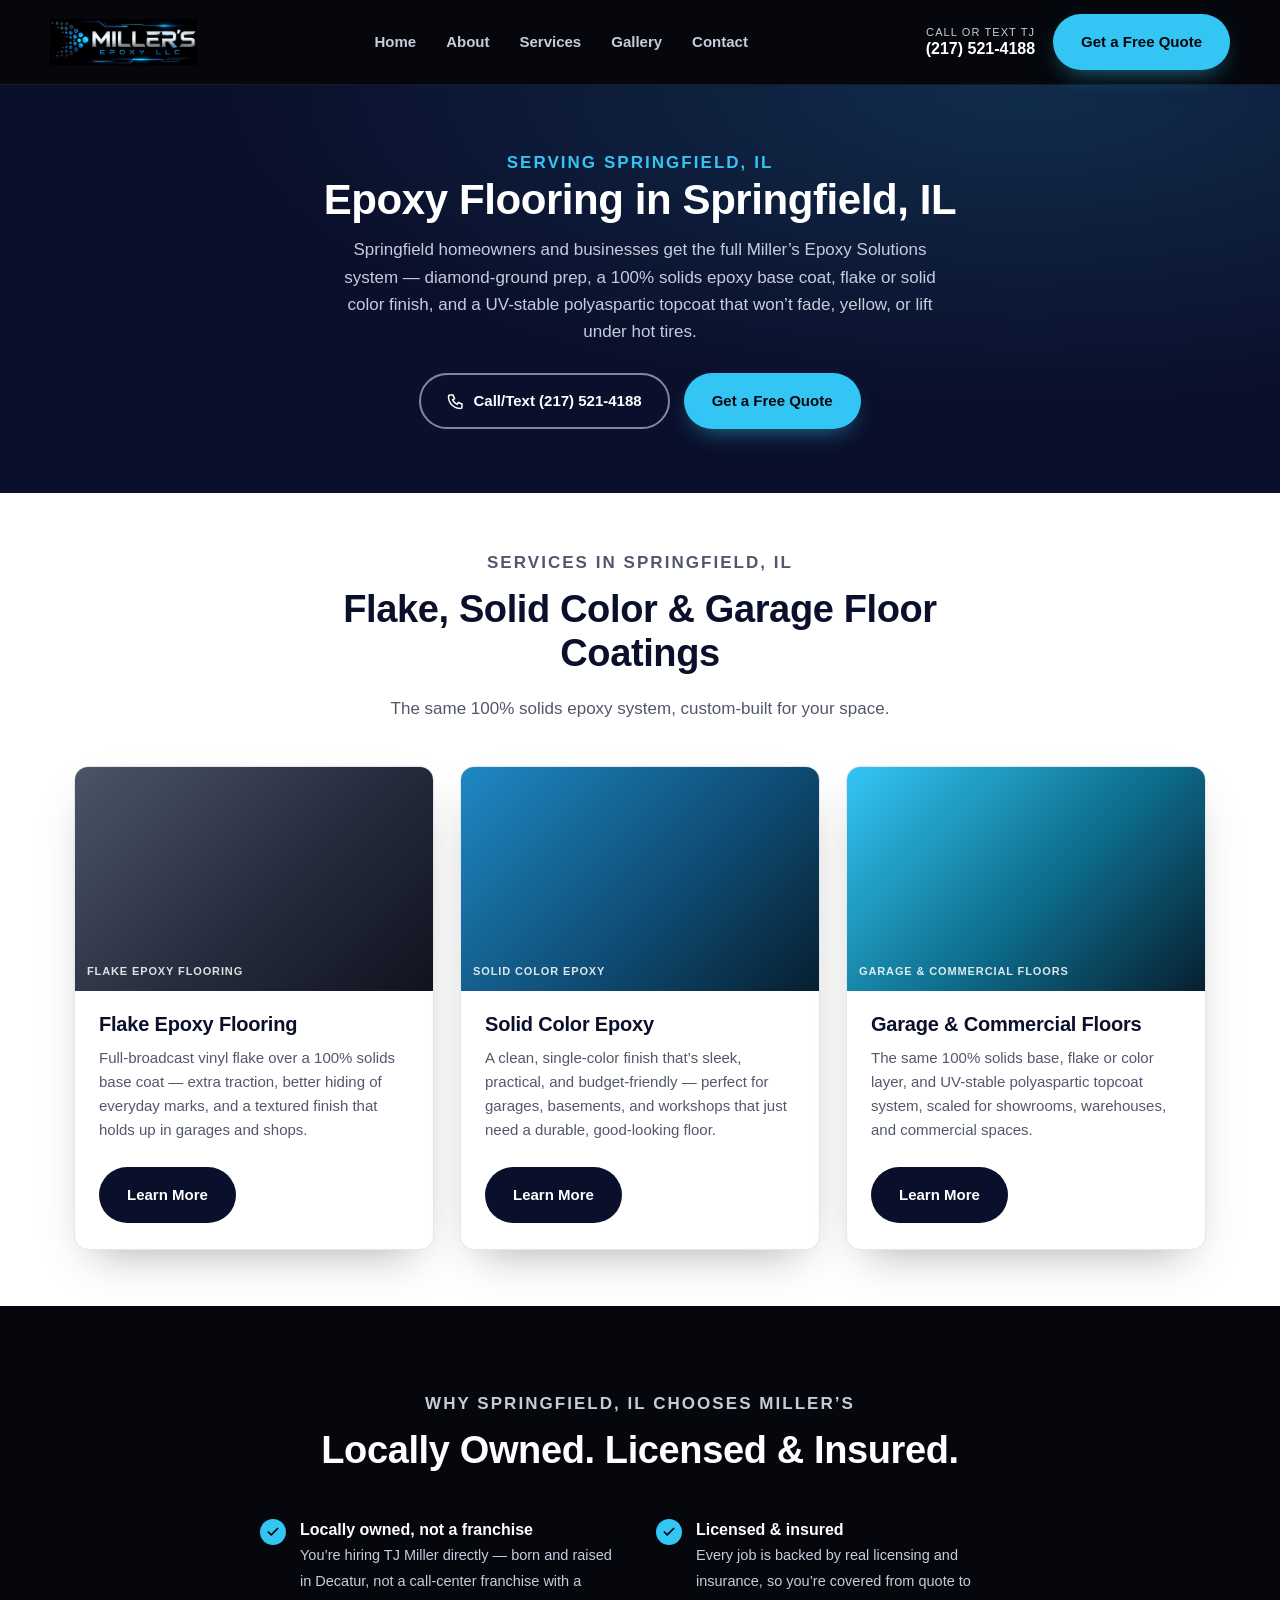
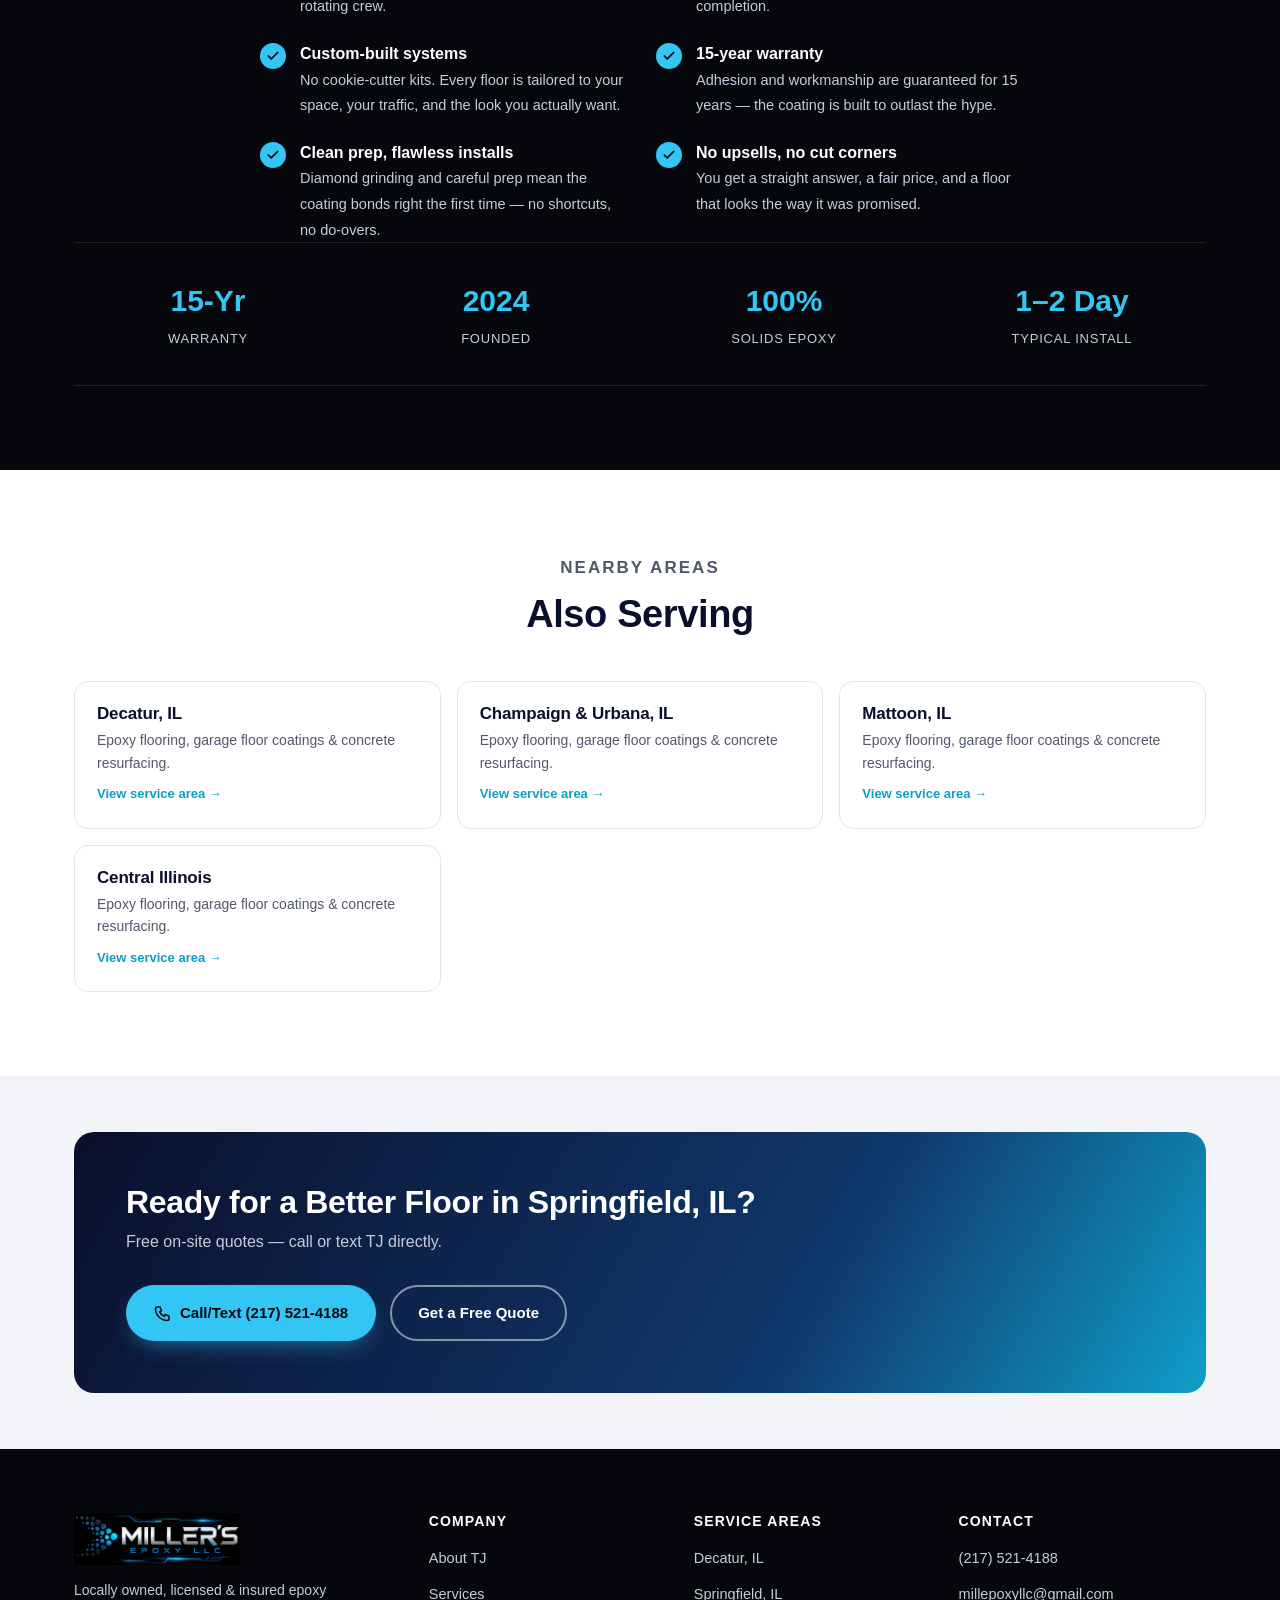
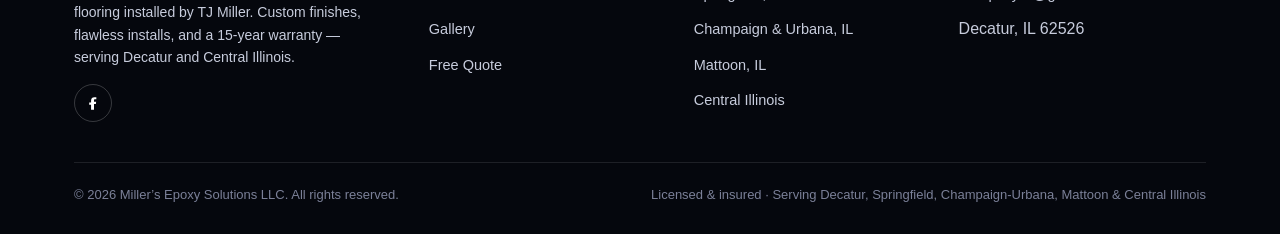
<file: springfield-il-epoxy-flooring.html>
<!doctype html>
<html lang="en">
<head>
<meta charset="UTF-8">
<meta name="viewport" content="width=device-width, initial-scale=1.0">
<title>Epoxy Flooring in Springfield, IL | Miller&rsquo;s Epoxy Solutions LLC</title>
<meta name="description" content="Flake and solid color epoxy flooring, garage floor coatings, and commercial flooring in Springfield, IL. Licensed, insured, 15-year warranty. Free quotes from TJ Miller.">
<link rel="canonical" href="https://millersepoxysolutions.com/springfield-il-epoxy-flooring.html">
<meta property="og:title" content="Epoxy Flooring in Springfield, IL | Miller&rsquo;s Epoxy Solutions LLC">
<meta property="og:description" content="Flake and solid color epoxy flooring, garage floor coatings, and commercial flooring in Springfield, IL. Licensed, insured, 15-year warranty. Free quotes from TJ Miller.">
<meta property="og:type" content="website">
<meta property="og:url" content="https://millersepoxysolutions.com/springfield-il-epoxy-flooring.html">
<link rel="icon" type="image/jpeg" href="assets/images/logo.jpg">
<link rel="stylesheet" href="assets/css/styles.css">
</head>
<body>
  <header class="site-header">
    <div class="container header-inner">
      <a href="index.html" class="brand">
        <img class="brand-mark" src="assets/images/logo-wordmark.jpg" alt="Miller&rsquo;s Epoxy LLC" width="283" height="89" loading="lazy">
      </a>
      <nav class="main-nav" id="main-nav">
      <a href="index.html">Home</a>
      <a href="about.html">About</a>
      <a href="services.html">Services</a>
      <a href="gallery.html">Gallery</a>
      <a href="contact.html">Contact</a>
      </nav>
      <div class="header-actions">
        <a class="header-phone" href="tel:+12175214188">
          <small>Call or Text TJ</small>
          <strong>(217) 521-4188</strong>
        </a>
        <a href="contact.html" class="btn btn-primary">Get a Free Quote</a>
        <button class="nav-toggle" id="nav-toggle" aria-label="Toggle navigation" aria-expanded="false">
          <svg width="20" height="20" viewBox="0 0 24 24" fill="none"><path d="M3 6h18M3 12h18M3 18h18" stroke="currentColor" stroke-width="2" stroke-linecap="round"/></svg>
        </button>
      </div>
    </div>
  </header>

  <section class="page-hero">
    <div class="container">
      <p class="eyebrow">Serving Springfield, IL</p>
      <h1>Epoxy Flooring in Springfield, IL</h1>
      <p>Springfield homeowners and businesses get the full Miller&rsquo;s Epoxy Solutions system &mdash; diamond-ground prep, a 100% solids epoxy base coat, flake or solid color finish, and a UV-stable polyaspartic topcoat that won&rsquo;t fade, yellow, or lift under hot tires.</p>
      <div class="hero-ctas" style="justify-content:center;">
        <a href="tel:+12175214188" class="btn btn-outline"><svg width="18" height="18" viewBox="0 0 24 24" fill="none"><path d="M4 4h4l2 5-2.5 1.5a12 12 0 006 6L15 14l5 2v4c0 1-1 2-2 2C9 22 2 15 2 6c0-1 1-2 2-2z" stroke="currentColor" stroke-width="2"/></svg> Call/Text (217) 521-4188</a>
        <a href="contact.html" class="btn btn-primary">Get a Free Quote</a>
      </div>
    </div>
  </section>

  <section class="on-surface tight">
    <div class="container">
      <div class="section-head center">
        <p class="eyebrow">Services in Springfield, IL</p>
        <h2>Flake, Solid Color &amp; Garage Floor Coatings</h2>
        <p>The same 100% solids epoxy system, custom-built for your space.</p>
      </div>
      <div class="grid-3">
      <div class="card">
        <div class="thumb flake" data-label="Flake Epoxy Flooring"></div>
        <div class="body">
          <h3>Flake Epoxy Flooring</h3>
          <p>Full-broadcast vinyl flake over a 100% solids base coat &mdash; extra traction, better hiding of everyday marks, and a textured finish that holds up in garages and shops.</p>
          <a href="services.html#flake-epoxy" class="btn btn-dark">Learn More</a>
        </div>
      </div>
      <div class="card">
        <div class="thumb solid-blue" data-label="Solid Color Epoxy"></div>
        <div class="body">
          <h3>Solid Color Epoxy</h3>
          <p>A clean, single-color finish that&rsquo;s sleek, practical, and budget-friendly &mdash; perfect for garages, basements, and workshops that just need a durable, good-looking floor.</p>
          <a href="services.html#solid-color-epoxy" class="btn btn-dark">Learn More</a>
        </div>
      </div>
      <div class="card">
        <div class="thumb commercial" data-label="Garage &amp; Commercial Floors"></div>
        <div class="body">
          <h3>Garage &amp; Commercial Floors</h3>
          <p>The same 100% solids base, flake or color layer, and UV-stable polyaspartic topcoat system, scaled for showrooms, warehouses, and commercial spaces.</p>
          <a href="services.html#garage-commercial" class="btn btn-dark">Learn More</a>
        </div>
      </div>
      </div>
    </div>
  </section>

  <section class="on-black">
    <div class="container">
      <div class="section-head center">
        <p class="eyebrow">Why Springfield, IL Chooses Miller&rsquo;s</p>
        <h2>Locally Owned. Licensed &amp; Insured.</h2>
      </div>
      <ul class="check-list" style="max-width:760px;margin:0 auto;display:grid;grid-template-columns:repeat(2,1fr);gap:22px 32px;">
      <li>
        <span class="tick"><svg width="14" height="14" viewBox="0 0 24 24" fill="none"><path d="M20 6L9 17l-5-5" stroke="currentColor" stroke-width="3" stroke-linecap="round" stroke-linejoin="round"/></svg></span>
        <span><strong>Locally owned, not a franchise</strong><span class="desc">You&rsquo;re hiring TJ Miller directly &mdash; born and raised in Decatur, not a call-center franchise with a rotating crew.</span></span>
      </li>
      <li>
        <span class="tick"><svg width="14" height="14" viewBox="0 0 24 24" fill="none"><path d="M20 6L9 17l-5-5" stroke="currentColor" stroke-width="3" stroke-linecap="round" stroke-linejoin="round"/></svg></span>
        <span><strong>Licensed &amp; insured</strong><span class="desc">Every job is backed by real licensing and insurance, so you&rsquo;re covered from quote to completion.</span></span>
      </li>
      <li>
        <span class="tick"><svg width="14" height="14" viewBox="0 0 24 24" fill="none"><path d="M20 6L9 17l-5-5" stroke="currentColor" stroke-width="3" stroke-linecap="round" stroke-linejoin="round"/></svg></span>
        <span><strong>Custom-built systems</strong><span class="desc">No cookie-cutter kits. Every floor is tailored to your space, your traffic, and the look you actually want.</span></span>
      </li>
      <li>
        <span class="tick"><svg width="14" height="14" viewBox="0 0 24 24" fill="none"><path d="M20 6L9 17l-5-5" stroke="currentColor" stroke-width="3" stroke-linecap="round" stroke-linejoin="round"/></svg></span>
        <span><strong>15-year warranty</strong><span class="desc">Adhesion and workmanship are guaranteed for 15 years &mdash; the coating is built to outlast the hype.</span></span>
      </li>
      <li>
        <span class="tick"><svg width="14" height="14" viewBox="0 0 24 24" fill="none"><path d="M20 6L9 17l-5-5" stroke="currentColor" stroke-width="3" stroke-linecap="round" stroke-linejoin="round"/></svg></span>
        <span><strong>Clean prep, flawless installs</strong><span class="desc">Diamond grinding and careful prep mean the coating bonds right the first time &mdash; no shortcuts, no do-overs.</span></span>
      </li>
      <li>
        <span class="tick"><svg width="14" height="14" viewBox="0 0 24 24" fill="none"><path d="M20 6L9 17l-5-5" stroke="currentColor" stroke-width="3" stroke-linecap="round" stroke-linejoin="round"/></svg></span>
        <span><strong>No upsells, no cut corners</strong><span class="desc">You get a straight answer, a fair price, and a floor that looks the way it was promised.</span></span>
      </li>
      </ul>
    <div class="stat-bar">
      <div class="stat"><strong>15-Yr</strong><span>Warranty</span></div>
      <div class="stat"><strong>2024</strong><span>Founded</span></div>
      <div class="stat"><strong>100%</strong><span>Solids Epoxy</span></div>
      <div class="stat"><strong>1&ndash;2 Day</strong><span>Typical Install</span></div>
    </div>
    </div>
  </section>

  <section class="on-surface">
    <div class="container">
      <div class="section-head center">
        <p class="eyebrow">Nearby Areas</p>
        <h2>Also Serving</h2>
      </div>
      <div class="area-grid">
      <a class="area-card" href="decatur-epoxy-flooring.html">
        <h3>Decatur, IL</h3>
        <p>Epoxy flooring, garage floor coatings &amp; concrete resurfacing.</p>
        <span class="go">View service area &rarr;</span>
      </a>
      <a class="area-card" href="champaign-urbana-epoxy-flooring.html">
        <h3>Champaign & Urbana, IL</h3>
        <p>Epoxy flooring, garage floor coatings &amp; concrete resurfacing.</p>
        <span class="go">View service area &rarr;</span>
      </a>
      <a class="area-card" href="mattoon-illinois-epoxy-flooring.html">
        <h3>Mattoon, IL</h3>
        <p>Epoxy flooring, garage floor coatings &amp; concrete resurfacing.</p>
        <span class="go">View service area &rarr;</span>
      </a>
      <a class="area-card" href="central-illinois-epoxy-flooring.html">
        <h3>Central Illinois</h3>
        <p>Epoxy flooring, garage floor coatings &amp; concrete resurfacing.</p>
        <span class="go">View service area &rarr;</span>
      </a>
      </div>
    </div>
  </section>

  <section class="tight">
    <div class="container">
    <div class="cta-banner">
      <div>
        <h2>Ready for a Better Floor in Springfield, IL?</h2>
        <p>Free on-site quotes &mdash; call or text TJ directly.</p>
      </div>
      <div class="actions">
        <a href="tel:+12175214188" class="btn btn-primary"><svg width="18" height="18" viewBox="0 0 24 24" fill="none"><path d="M4 4h4l2 5-2.5 1.5a12 12 0 006 6L15 14l5 2v4c0 1-1 2-2 2C9 22 2 15 2 6c0-1 1-2 2-2z" stroke="currentColor" stroke-width="2"/></svg> Call/Text (217) 521-4188</a>
        <a href="contact.html" class="btn btn-outline">Get a Free Quote</a>
      </div>
    </div>
    </div>
  </section>

  <footer class="site-footer">
    <div class="container">
      <div class="footer-grid">
        <div class="footer-brand">
          <a href="index.html" class="brand">
            <img class="brand-mark" src="assets/images/logo-wordmark.jpg" alt="Miller&rsquo;s Epoxy LLC" width="283" height="89" loading="lazy">
          </a>
          <p>Locally owned, licensed &amp; insured epoxy flooring installed by TJ Miller. Custom finishes, flawless installs, and a 15-year warranty &mdash; serving Decatur and Central Illinois.</p>
          <div class="social-row">
            <a href="https://www.facebook.com/p/Millers-Epoxy-Solutions-LLC-61568597266206/" target="_blank" rel="noopener" aria-label="Miller's Epoxy Solutions on Facebook"><svg width="16" height="16" viewBox="0 0 24 24" fill="currentColor"><path d="M13.5 22v-8.4h2.8l.4-3.3h-3.2V8.1c0-.95.27-1.6 1.63-1.6H17V3.5C16.6 3.44 15.4 3.3 14 3.3c-2.9 0-4.9 1.77-4.9 5v2.9H6.3v3.3h2.8V22h4.4z"/></svg></a>
          </div>
        </div>
        <div class="footer-col">
          <h4>Company</h4>
          <ul>
            <li><a href="about.html">About TJ</a></li>
            <li><a href="services.html">Services</a></li>
            <li><a href="gallery.html">Gallery</a></li>
            <li><a href="contact.html">Free Quote</a></li>
          </ul>
        </div>
        <div class="footer-col">
          <h4>Service Areas</h4>
          <ul>
            <li><a href="decatur-epoxy-flooring.html">Decatur, IL</a></li>
        <li><a href="springfield-il-epoxy-flooring.html">Springfield, IL</a></li>
        <li><a href="champaign-urbana-epoxy-flooring.html">Champaign & Urbana, IL</a></li>
        <li><a href="mattoon-illinois-epoxy-flooring.html">Mattoon, IL</a></li>
        <li><a href="central-illinois-epoxy-flooring.html">Central Illinois</a></li>
          </ul>
        </div>
        <div class="footer-col">
          <h4>Contact</h4>
          <ul>
            <li><a href="tel:+12175214188">(217) 521-4188</a></li>
            <li><a href="mailto:millepoxyllc@gmail.com">millepoxyllc@gmail.com</a></li>
            <li><span>Decatur, IL 62526</span></li>
          </ul>
        </div>
      </div>
      <div class="footer-bottom">
        <span>&copy; <span id="year"></span> Miller&rsquo;s Epoxy Solutions LLC. All rights reserved.</span>
        <span>Licensed &amp; insured &middot; Serving Decatur, Springfield, Champaign-Urbana, Mattoon &amp; Central Illinois</span>
      </div>
    </div>
  </footer>

  <div class="mobile-call-bar">
    <a class="btn btn-primary btn-block" href="tel:+12175214188">Call/Text TJ Now</a>
    <a class="btn btn-outline btn-block" style="color:#fff;border-color:rgba(255,255,255,.3)" href="contact.html">Free Quote</a>
  </div>

  <script src="assets/js/main.js"></script>
</body>
</html>
</file>
<file: assets/css/styles.css>
/* =========================================================
   Miller's Epoxy Solutions LLC — site stylesheet
   ========================================================= */

:root {
  --bg-black: #05070d;
  --bg-navy: #0a0f2b;
  --bg-navy-2: #0e1538;
  --bg-light: #f2f4f8;
  --surface: #ffffff;
  --ink: #0a0f2b;
  --muted: #52586b;
  --muted-light: #c7ccdc;
  --cyan: #33c6f4;
  --cyan-dark: #0d9dc7;
  --copper: #d9803f;
  --white: #ffffff;
  --border: #e3e6ee;
  --shadow: 0 20px 45px -20px rgba(5, 7, 13, 0.35);
  --radius: 14px;
  --max: 1180px;
  --font: -apple-system, BlinkMacSystemFont, "Segoe UI", Roboto, "Helvetica Neue", Arial, sans-serif;
}

* { box-sizing: border-box; }
html { scroll-behavior: smooth; }

body {
  margin: 0;
  font-family: var(--font);
  color: var(--ink);
  background: var(--bg-light);
  line-height: 1.6;
  -webkit-font-smoothing: antialiased;
}

img { max-width: 100%; display: block; }
a { color: inherit; text-decoration: none; }
ul { margin: 0; padding: 0; list-style: none; }
h1, h2, h3, h4 { margin: 0 0 .5em; line-height: 1.15; font-weight: 800; letter-spacing: -0.01em; }
p { margin: 0 0 1em; }
.container {
  width: 100%;
  max-width: var(--max);
  margin: 0 auto;
  padding: 0 24px;
}

.eyebrow {
  display: inline-block;
  font-size: 13px;
  font-weight: 700;
  letter-spacing: 0.12em;
  text-transform: uppercase;
  color: var(--cyan-dark);
  margin-bottom: 12px;
}
section.on-dark .eyebrow { color: var(--cyan); }

/* ---------- Buttons ---------- */
.btn {
  display: inline-flex;
  align-items: center;
  justify-content: center;
  gap: 8px;
  padding: 14px 26px;
  border-radius: 999px;
  font-weight: 700;
  font-size: 15px;
  border: 2px solid transparent;
  cursor: pointer;
  transition: transform .15s ease, box-shadow .15s ease, background .15s ease, color .15s ease, border-color .15s ease;
  white-space: nowrap;
}
.btn:hover { transform: translateY(-2px); }
.btn-primary {
  background: var(--cyan);
  color: var(--bg-black);
  box-shadow: 0 10px 25px -10px rgba(51, 198, 244, 0.6);
}
.btn-primary:hover { background: var(--cyan-dark); color: var(--white); }
.btn-outline {
  background: transparent;
  color: var(--white);
  border-color: rgba(255,255,255,0.5);
}
.btn-outline:hover { border-color: var(--cyan); color: var(--cyan); }
.btn-dark {
  background: var(--ink);
  color: var(--white);
}
.btn-dark:hover { background: var(--cyan-dark); }
.btn-block { width: 100%; }

/* ---------- Header ---------- */
.site-header {
  position: sticky;
  top: 0;
  z-index: 100;
  background: var(--bg-black);
  border-bottom: 1px solid rgba(255,255,255,0.08);
}
.header-inner {
  display: flex;
  align-items: center;
  justify-content: space-between;
  gap: 24px;
  padding: 14px 0;
}
.brand {
  display: flex;
  align-items: center;
  gap: 12px;
  color: var(--white);
}
.brand-mark {
  width: auto;
  height: 46px;
  flex-shrink: 0;
  object-fit: contain;
}
.footer-brand .brand-mark { height: 52px; }

.main-nav {
  display: flex;
  align-items: center;
  gap: 30px;
}
.main-nav a {
  color: var(--muted-light);
  font-weight: 600;
  font-size: 15px;
  transition: color .15s ease;
}
.main-nav a:hover, .main-nav a.active { color: var(--cyan); }

.header-actions {
  display: flex;
  align-items: center;
  gap: 18px;
}
.header-phone {
  display: flex;
  flex-direction: column;
  color: var(--white);
  text-align: right;
  line-height: 1.2;
}
.header-phone small {
  color: var(--muted-light);
  font-size: 11px;
  text-transform: uppercase;
  letter-spacing: 0.1em;
}
.header-phone strong { font-size: 16px; }

.nav-toggle {
  display: none;
  background: none;
  border: 1px solid rgba(255,255,255,0.25);
  border-radius: 8px;
  width: 42px;
  height: 42px;
  align-items: center;
  justify-content: center;
  color: var(--white);
  cursor: pointer;
}

/* ---------- Hero ---------- */
.hero {
  position: relative;
  background: linear-gradient(180deg, rgba(5,7,13,.55), rgba(5,7,13,.86)),
              repeating-linear-gradient(135deg, #232838 0px, #232838 2px, #1b1f2d 2px, #1b1f2d 40px);
  color: var(--white);
  padding: 92px 0 96px;
  overflow: hidden;
}
.hero::after {
  content: "";
  position: absolute;
  inset: 0;
  background: radial-gradient(ellipse at 15% 20%, rgba(51,198,244,0.18), transparent 55%);
  pointer-events: none;
}
.hero-inner {
  position: relative;
  z-index: 1;
  max-width: 760px;
}
.hero h1 {
  font-size: clamp(32px, 4.6vw, 54px);
  margin-bottom: 18px;
}
.hero .lede {
  font-size: 19px;
  font-weight: 700;
  color: var(--cyan);
  margin-bottom: 22px;
}
.hero p.body-copy { color: var(--muted-light); font-size: 17px; max-width: 640px; }
.hero-ctas {
  display: flex;
  flex-wrap: wrap;
  gap: 14px;
  margin-top: 28px;
}
.hero-trust {
  margin-top: 46px;
  display: flex;
  flex-wrap: wrap;
  gap: 14px 30px;
}
.hero-trust li {
  display: flex;
  align-items: center;
  gap: 8px;
  font-size: 14px;
  font-weight: 700;
  color: var(--white);
}
.hero-trust li svg { flex-shrink: 0; color: var(--cyan); }

/* ---------- Page header (interior pages) ---------- */
.page-hero {
  background: var(--bg-navy);
  background-image: radial-gradient(ellipse at 80% 0%, rgba(51,198,244,0.16), transparent 55%);
  color: var(--white);
  padding: 64px 0;
  text-align: center;
}
.page-hero .eyebrow { color: var(--cyan); }
.page-hero h1 { font-size: clamp(28px, 4vw, 42px); margin-bottom: 12px; }
.page-hero p { color: var(--muted-light); max-width: 620px; margin: 0 auto; font-size: 17px; }
.breadcrumb {
  margin-top: 18px;
  font-size: 13px;
  color: var(--muted-light);
}
.breadcrumb a { color: var(--cyan); }

/* ---------- Sections ---------- */
section { padding: 84px 0; }
section.tight { padding: 56px 0; }
.on-dark { background: var(--bg-navy); color: var(--white); }
.on-black { background: var(--bg-black); color: var(--white); }
.on-dark .muted, .on-black .muted { color: var(--muted-light); }
.on-surface { background: var(--surface); }

.section-head {
  max-width: 680px;
  margin: 0 0 44px;
}
.section-head.center { margin-left: auto; margin-right: auto; text-align: center; }
.section-head h2 { font-size: clamp(26px, 3.4vw, 38px); }
.section-head p { color: var(--muted); font-size: 17px; }
.on-dark .section-head p, .on-black .section-head p { color: var(--muted-light); }

/* ---------- About split ---------- */
.split {
  display: grid;
  grid-template-columns: 0.85fr 1.15fr;
  gap: 56px;
  align-items: center;
}
.split .media {
  border-radius: var(--radius);
  overflow: hidden;
  aspect-ratio: 4/5;
  background: linear-gradient(160deg, #1b2140, #0a0f2b 60%);
  display: flex;
  align-items: center;
  justify-content: center;
  border: 1px solid rgba(255,255,255,0.08);
}
.split .media .placeholder-tag {
  font-size: 12px;
  letter-spacing: .08em;
  text-transform: uppercase;
  color: var(--muted-light);
  text-align: center;
  padding: 24px;
}
.split-reverse { grid-template-columns: 1.15fr 0.85fr; }
.split-reverse .media { order: 2; }

/* ---------- Cards / services ---------- */
.grid-3 {
  display: grid;
  grid-template-columns: repeat(3, 1fr);
  gap: 26px;
}
.grid-2 {
  display: grid;
  grid-template-columns: repeat(2, 1fr);
  gap: 26px;
}
.card {
  background: var(--surface);
  border: 1px solid var(--border);
  border-radius: var(--radius);
  overflow: hidden;
  box-shadow: var(--shadow);
  display: flex;
  flex-direction: column;
}
.card .thumb {
  aspect-ratio: 16/10;
  background: linear-gradient(135deg, #d97b3a 0%, #8a4a1f 45%, #2c1608 100%);
  position: relative;
}
.card .thumb::after {
  content: attr(data-label);
  position: absolute;
  bottom: 10px;
  left: 12px;
  color: rgba(255,255,255,.85);
  font-size: 11px;
  letter-spacing: .08em;
  text-transform: uppercase;
  font-weight: 700;
}
.card .thumb.flake { background: linear-gradient(135deg, #4b5468 0%, #262c3d 55%, #10131f 100%); }
.card .thumb.solid-blue { background: linear-gradient(135deg, #1f88c4 0%, #0f4f78 55%, #071f30 100%); }
.card .thumb.commercial { background: linear-gradient(135deg, #33c6f4 0%, #0d6d8c 55%, #071f30 100%); }
.card .body { padding: 22px 24px 26px; flex: 1; display: flex; flex-direction: column; }
.card h3 { font-size: 20px; margin-bottom: 10px; }
.card p { color: var(--muted); font-size: 15px; flex: 1; }
.card .btn { align-self: flex-start; margin-top: 10px; }

/* ---------- Process ---------- */
.process {
  display: grid;
  grid-template-columns: repeat(5, 1fr);
  gap: 18px;
  counter-reset: step;
}
.process-step {
  background: rgba(255,255,255,0.04);
  border: 1px solid rgba(255,255,255,0.1);
  border-radius: var(--radius);
  padding: 26px 20px;
  position: relative;
}
.process-step .num {
  width: 38px;
  height: 38px;
  border-radius: 50%;
  background: var(--cyan);
  color: var(--bg-black);
  font-weight: 800;
  display: flex;
  align-items: center;
  justify-content: center;
  margin-bottom: 16px;
}
.process-step h3 { font-size: 16px; margin-bottom: 8px; color: var(--white); }
.process-step p { font-size: 14px; color: var(--muted-light); margin: 0; }

/* ---------- Why us list ---------- */
.check-list { display: flex; flex-direction: column; gap: 16px; }
.check-list li { display: flex; gap: 14px; align-items: flex-start; }
.check-list .tick {
  flex-shrink: 0;
  width: 26px;
  height: 26px;
  border-radius: 50%;
  background: var(--cyan);
  color: var(--bg-black);
  display: flex;
  align-items: center;
  justify-content: center;
  margin-top: 2px;
}
.check-list strong { display: block; color: var(--ink); }
.on-dark .check-list strong, .on-black .check-list strong { color: var(--white); }
.check-list span.desc { color: var(--muted); font-size: 14.5px; }
.on-dark .check-list span.desc, .on-black .check-list span.desc { color: var(--muted-light); }

/* ---------- Stat bar ---------- */
.stat-bar {
  display: grid;
  grid-template-columns: repeat(4, 1fr);
  gap: 20px;
  padding: 34px 0;
  border-top: 1px solid rgba(255,255,255,0.1);
  border-bottom: 1px solid rgba(255,255,255,0.1);
}
.stat-bar .stat { text-align: center; }
.stat-bar .stat strong {
  display: block;
  font-size: 30px;
  color: var(--cyan);
  font-weight: 800;
}
.stat-bar .stat span { font-size: 13px; color: var(--muted-light); text-transform: uppercase; letter-spacing: .06em; }

/* ---------- Gallery ---------- */
.gallery-grid {
  display: grid;
  grid-template-columns: repeat(3, 1fr);
  gap: 18px;
}
.gallery-item {
  aspect-ratio: 4/3;
  border-radius: var(--radius);
  overflow: hidden;
  position: relative;
  border: 1px solid var(--border);
}
.gallery-item .ph {
  width: 100%; height: 100%;
  display: flex; align-items: flex-end;
  padding: 14px;
  color: #fff;
  font-size: 12px;
  font-weight: 700;
  letter-spacing: .04em;
  text-transform: uppercase;
}
.gallery-item .ph span { background: rgba(0,0,0,.4); padding: 6px 10px; border-radius: 6px; }
.g1 { background: linear-gradient(135deg,#4b5468,#181c28); }
.g2 { background: linear-gradient(135deg,#d9803f,#3a1f0e); }
.g3 { background: linear-gradient(135deg,#33c6f4,#0b3446); }
.g4 { background: linear-gradient(135deg,#8f97ad,#20232f); }
.g5 { background: linear-gradient(135deg,#1f88c4,#071f30); }
.g6 { background: linear-gradient(135deg,#6b5a44,#221a10); }

/* ---------- Testimonials ---------- */
.testimonial-card {
  background: var(--surface);
  border: 1px solid var(--border);
  border-radius: var(--radius);
  padding: 28px;
  box-shadow: var(--shadow);
}
.testimonial-card .stars { color: var(--cyan-dark); font-size: 16px; margin-bottom: 12px; letter-spacing: 2px; }
.testimonial-card p.quote { font-style: italic; color: var(--muted); margin-bottom: 18px; }
.testimonial-card .who { font-weight: 700; font-size: 14px; }
.testimonial-card .who span { display: block; font-weight: 400; color: var(--muted); font-size: 13px; }
.placeholder-note {
  margin-top: 18px;
  font-size: 13px;
  color: var(--muted);
  background: #fff7e6;
  border: 1px dashed #e0b968;
  border-radius: 10px;
  padding: 12px 16px;
}
.on-dark .placeholder-note, .on-black .placeholder-note {
  background: rgba(255,255,255,0.05);
  border-color: rgba(255,255,255,0.2);
  color: var(--muted-light);
}

/* ---------- Service area chips ---------- */
.area-grid {
  display: grid;
  grid-template-columns: repeat(3, 1fr);
  gap: 16px;
}
.area-card {
  background: var(--surface);
  border: 1px solid var(--border);
  border-radius: var(--radius);
  padding: 22px;
  transition: border-color .15s ease, transform .15s ease;
}
.area-card:hover { border-color: var(--cyan); transform: translateY(-3px); }
.area-card h3 { font-size: 17px; margin-bottom: 6px; }
.area-card p { font-size: 14px; color: var(--muted); margin: 0; }
.area-card .go { color: var(--cyan-dark); font-weight: 700; font-size: 13px; margin-top: 10px; display: inline-block; }

/* ---------- CTA banner ---------- */
.cta-banner {
  background: linear-gradient(120deg, #0a0f2b, #10386b 65%, #0f9fc9);
  color: #fff;
  border-radius: 20px;
  padding: 52px;
  display: flex;
  align-items: center;
  justify-content: space-between;
  gap: 30px;
  flex-wrap: wrap;
}
.cta-banner h2 { margin-bottom: 8px; font-size: clamp(24px,3vw,32px); }
.cta-banner p { color: var(--muted-light); margin: 0; }
.cta-banner .actions { display: flex; gap: 14px; flex-wrap: wrap; }

/* ---------- FAQ ---------- */
.faq-item {
  border-bottom: 1px solid var(--border);
  padding: 20px 0;
}
.faq-item summary {
  cursor: pointer;
  font-weight: 700;
  font-size: 16.5px;
  list-style: none;
  display: flex;
  justify-content: space-between;
  align-items: center;
}
.faq-item summary::-webkit-details-marker { display: none; }
.faq-item summary::after {
  content: "+";
  font-size: 22px;
  color: var(--cyan-dark);
  transition: transform .15s ease;
}
.faq-item[open] summary::after { transform: rotate(45deg); }
.faq-item p { margin-top: 12px; color: var(--muted); }

/* ---------- Contact / forms ---------- */
.contact-grid {
  display: grid;
  grid-template-columns: 1fr 1fr;
  gap: 40px;
  align-items: start;
}
.form-card {
  background: var(--surface);
  border: 1px solid var(--border);
  border-radius: var(--radius);
  padding: 32px;
  box-shadow: var(--shadow);
}
.form-row { margin-bottom: 18px; }
.form-row label {
  display: block;
  font-weight: 700;
  font-size: 13.5px;
  margin-bottom: 6px;
}
.form-row input, .form-row select, .form-row textarea {
  width: 100%;
  padding: 12px 14px;
  border: 1px solid var(--border);
  border-radius: 10px;
  font-family: var(--font);
  font-size: 15px;
  background: #fbfbfd;
}
.form-row input:focus, .form-row select:focus, .form-row textarea:focus {
  outline: 2px solid var(--cyan);
  outline-offset: 1px;
}
.form-note { font-size: 13px; color: var(--muted); margin-top: 6px; }
.form-success {
  display: none;
  background: #e8fbf1;
  border: 1px solid #79dba6;
  color: #0d6b3a;
  padding: 14px 16px;
  border-radius: 10px;
  font-size: 14.5px;
  margin-top: 16px;
}

.info-list { display: flex; flex-direction: column; gap: 22px; }
.info-item { display: flex; gap: 16px; align-items: flex-start; }
.info-item .ic {
  width: 44px; height: 44px; border-radius: 12px;
  background: rgba(51,198,244,0.12);
  color: var(--cyan-dark);
  display: flex; align-items: center; justify-content: center;
  flex-shrink: 0;
}
.info-item strong { display: block; font-size: 15px; }
.info-item span, .info-item a { color: var(--muted); font-size: 14.5px; }
.on-dark .info-item span, .on-dark .info-item a { color: var(--muted-light); }
.map-frame {
  margin-top: 26px;
  border-radius: var(--radius);
  overflow: hidden;
  border: 1px solid var(--border);
  aspect-ratio: 16/9;
  background: repeating-linear-gradient(45deg, #e7e9f0 0, #e7e9f0 10px, #eef0f5 10px, #eef0f5 20px);
  display: flex; align-items: center; justify-content: center;
  color: var(--muted);
  font-size: 13px;
  text-align: center;
  padding: 20px;
}

/* ---------- Footer ---------- */
.site-footer {
  background: var(--bg-black);
  color: var(--muted-light);
  padding: 64px 0 28px;
}
.footer-grid {
  display: grid;
  grid-template-columns: 1.4fr 1fr 1fr 1.1fr;
  gap: 40px;
  margin-bottom: 40px;
}
.footer-brand .brand { margin-bottom: 14px; }
.footer-brand p { font-size: 14px; color: var(--muted-light); max-width: 300px; }
.social-row { display: flex; gap: 12px; margin-top: 16px; }
.social-row a {
  width: 38px; height: 38px; border-radius: 50%;
  border: 1px solid rgba(255,255,255,0.2);
  display: flex; align-items: center; justify-content: center;
  color: var(--white);
  transition: border-color .15s ease, color .15s ease;
}
.social-row a:hover { border-color: var(--cyan); color: var(--cyan); }
.footer-col h4 {
  color: var(--white);
  font-size: 14px;
  text-transform: uppercase;
  letter-spacing: .08em;
  margin-bottom: 16px;
}
.footer-col ul { display: flex; flex-direction: column; gap: 10px; }
.footer-col a { font-size: 14.5px; color: var(--muted-light); }
.footer-col a:hover { color: var(--cyan); }
.footer-bottom {
  border-top: 1px solid rgba(255,255,255,0.1);
  padding-top: 22px;
  display: flex;
  justify-content: space-between;
  flex-wrap: wrap;
  gap: 12px;
  font-size: 13px;
  color: #7b8098;
}
.footer-bottom a { color: #7b8098; }
.footer-bottom a:hover { color: var(--cyan); }

/* ---------- Sticky mobile call bar ---------- */
.mobile-call-bar {
  display: none;
  position: fixed;
  left: 0; right: 0; bottom: 0;
  z-index: 200;
  background: var(--bg-black);
  border-top: 1px solid rgba(255,255,255,0.12);
  padding: 10px 16px;
  gap: 10px;
}
.mobile-call-bar a { flex: 1; }

/* ---------- Responsive ---------- */
@media (max-width: 980px) {
  .main-nav { display: none; }
  .nav-toggle { display: flex; }
  .header-phone { display: none; }
  .split, .split-reverse { grid-template-columns: 1fr; }
  .split .media, .split-reverse .media { order: -1; aspect-ratio: 16/9; }
  .grid-3 { grid-template-columns: repeat(2, 1fr); }
  .process { grid-template-columns: repeat(2, 1fr); }
  .stat-bar { grid-template-columns: repeat(2, 1fr); }
  .gallery-grid { grid-template-columns: repeat(2, 1fr); }
  .area-grid { grid-template-columns: repeat(2, 1fr); }
  .contact-grid { grid-template-columns: 1fr; }
  .footer-grid { grid-template-columns: 1fr 1fr; }
  .mobile-call-bar { display: flex; }
  body { padding-bottom: 66px; }
}
@media (max-width: 640px) {
  .grid-3, .grid-2, .gallery-grid, .area-grid { grid-template-columns: 1fr; }
  .process { grid-template-columns: 1fr; }
  .stat-bar { grid-template-columns: repeat(2, 1fr); }
  section { padding: 60px 0; }
  .cta-banner { padding: 34px 24px; flex-direction: column; align-items: flex-start; }
  .footer-grid { grid-template-columns: 1fr; }
  .hero { padding: 64px 0 48px; }
  .brand-mark { height: 36px; }
  .header-actions { gap: 10px; }
  .header-actions .btn-primary { padding: 12px 16px; font-size: 13px; }
}

.main-nav.open {
  display: flex;
  flex-direction: column;
  position: absolute;
  top: 100%;
  left: 0;
  right: 0;
  background: var(--bg-black);
  padding: 20px 24px 26px;
  gap: 18px;
  border-bottom: 1px solid rgba(255,255,255,0.1);
}
</file>
